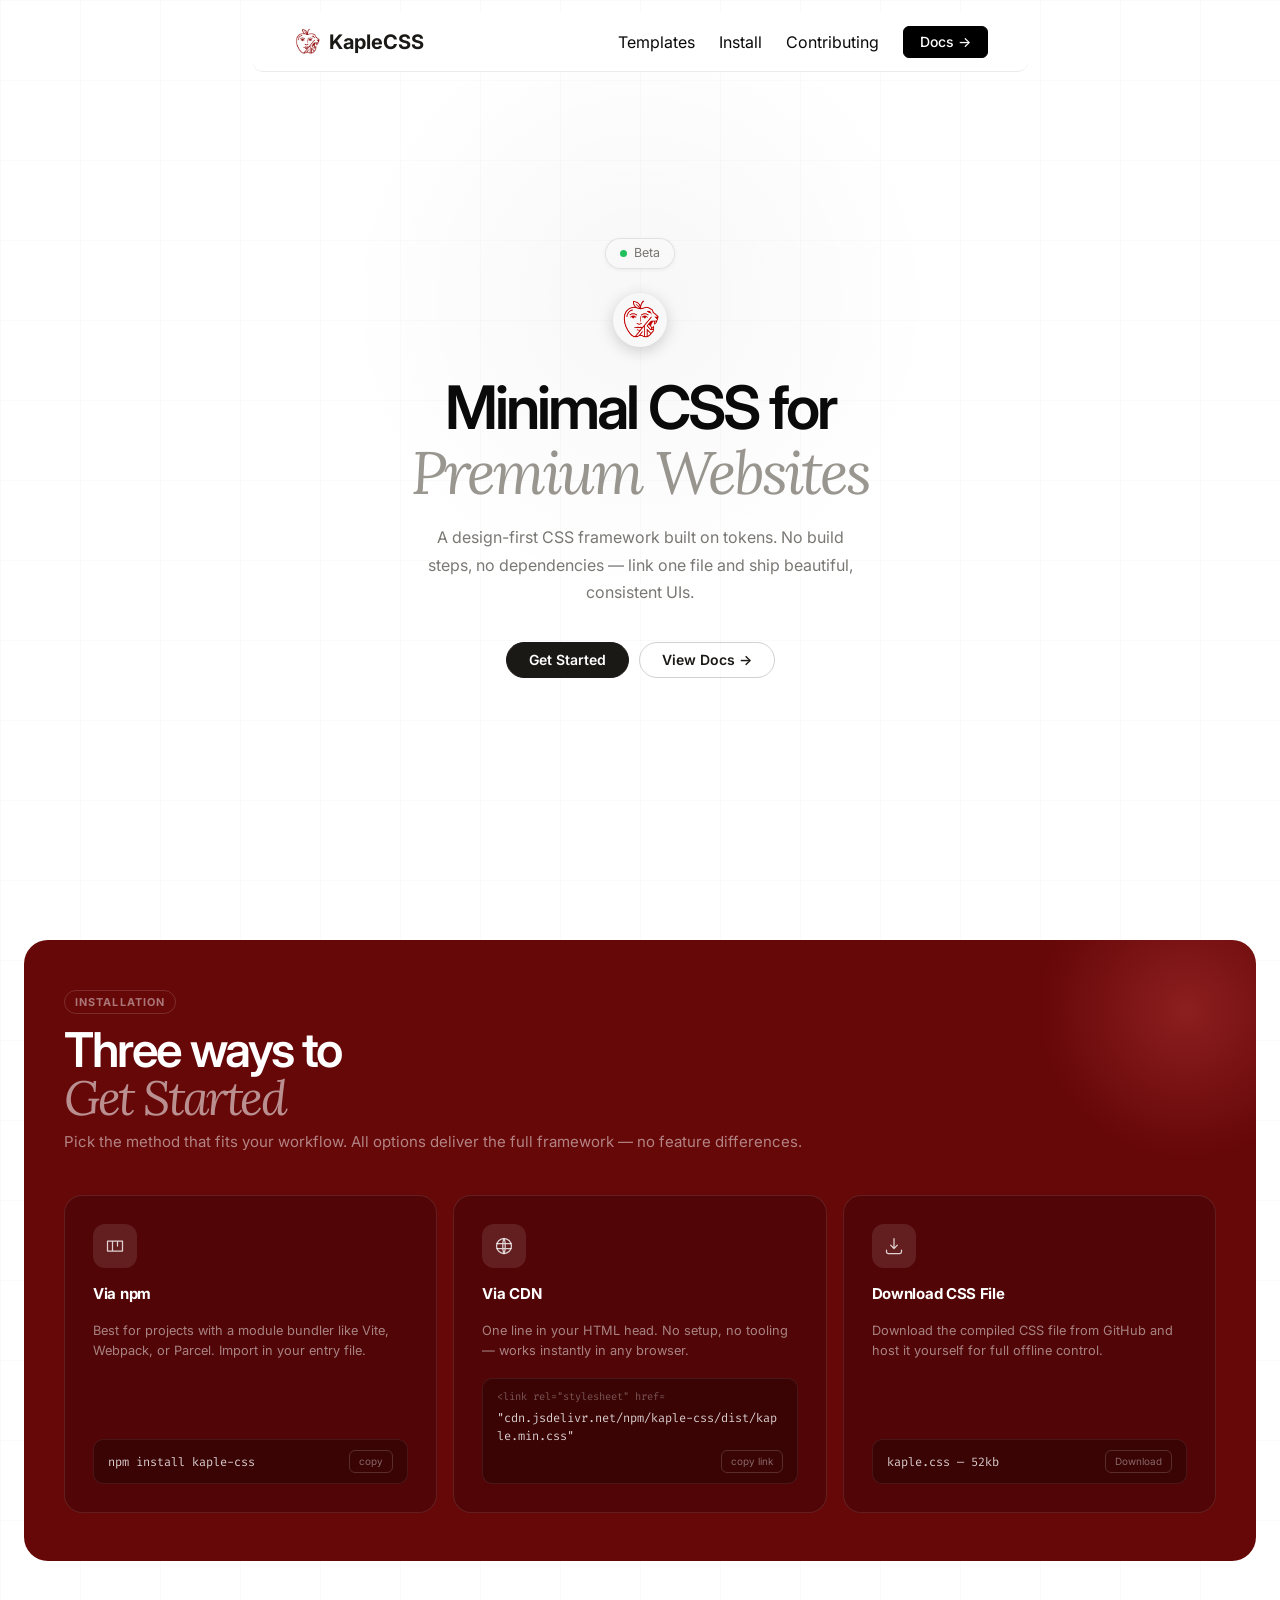
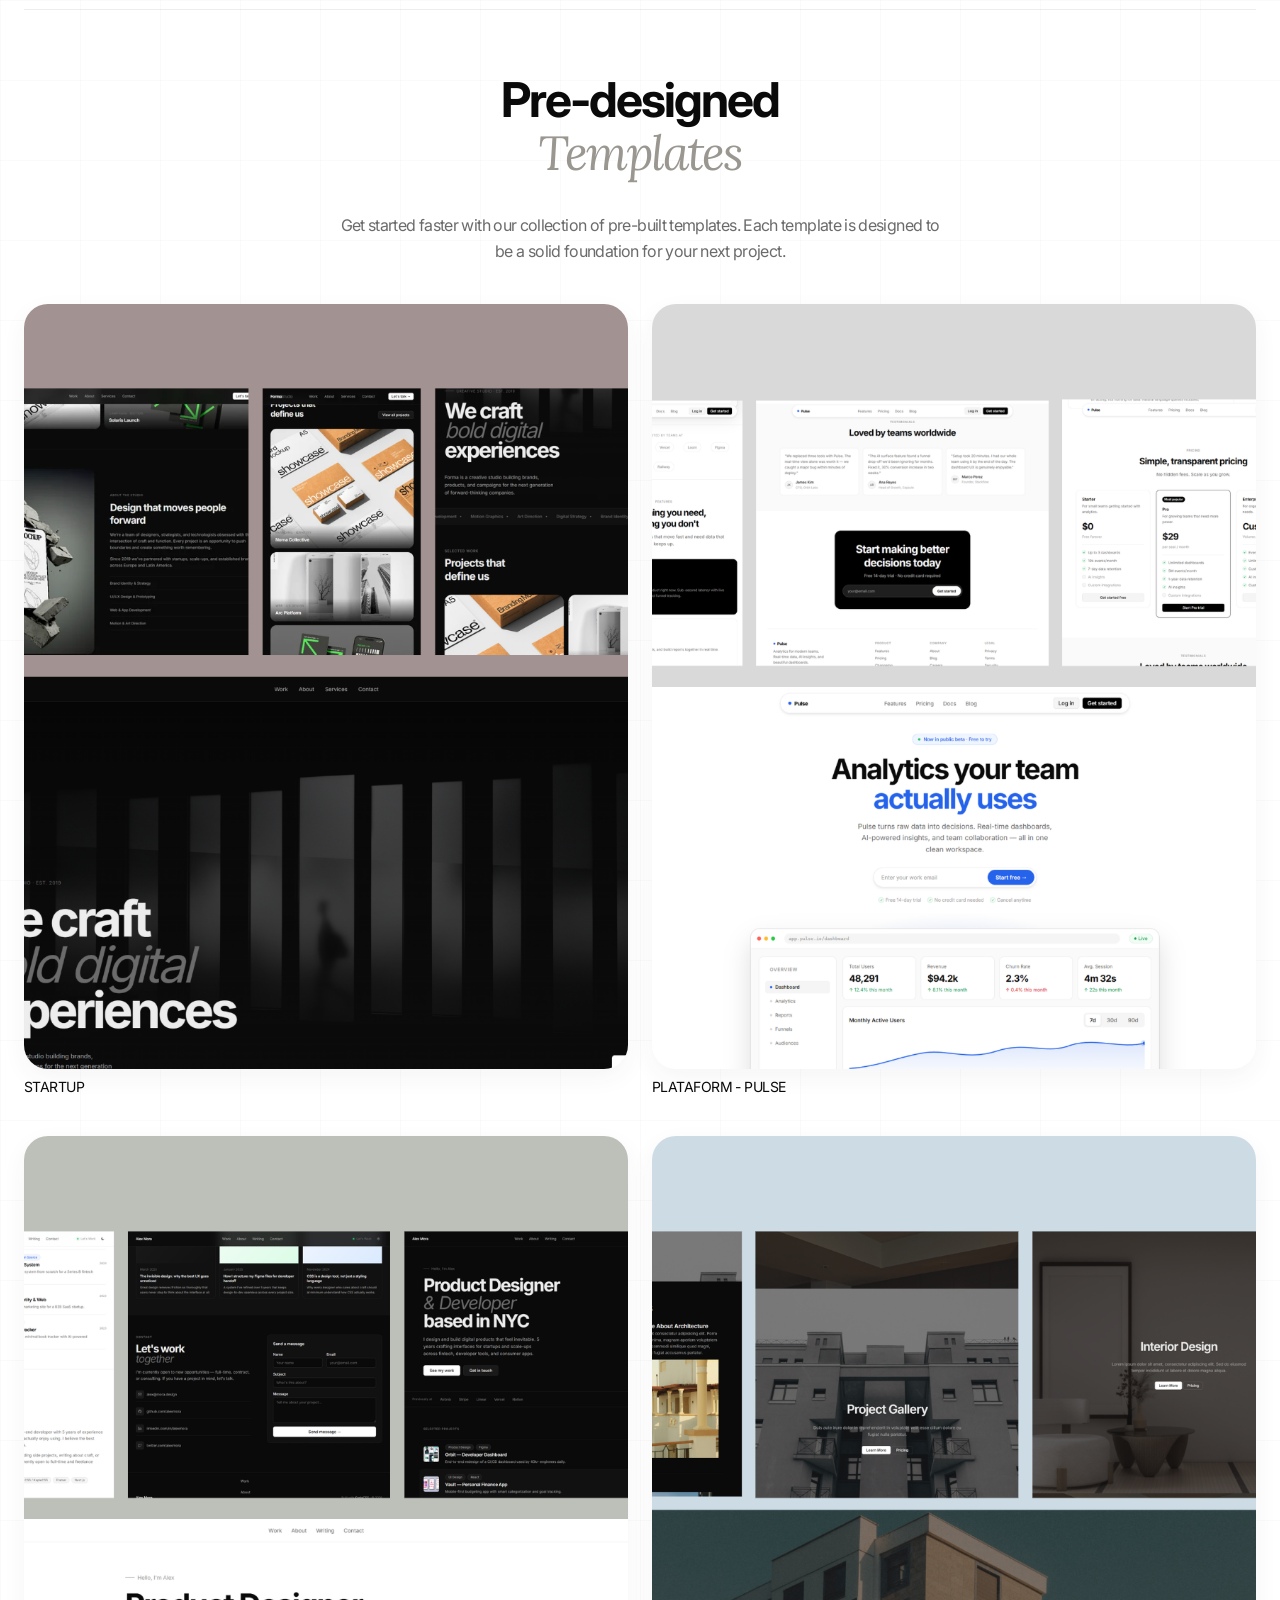
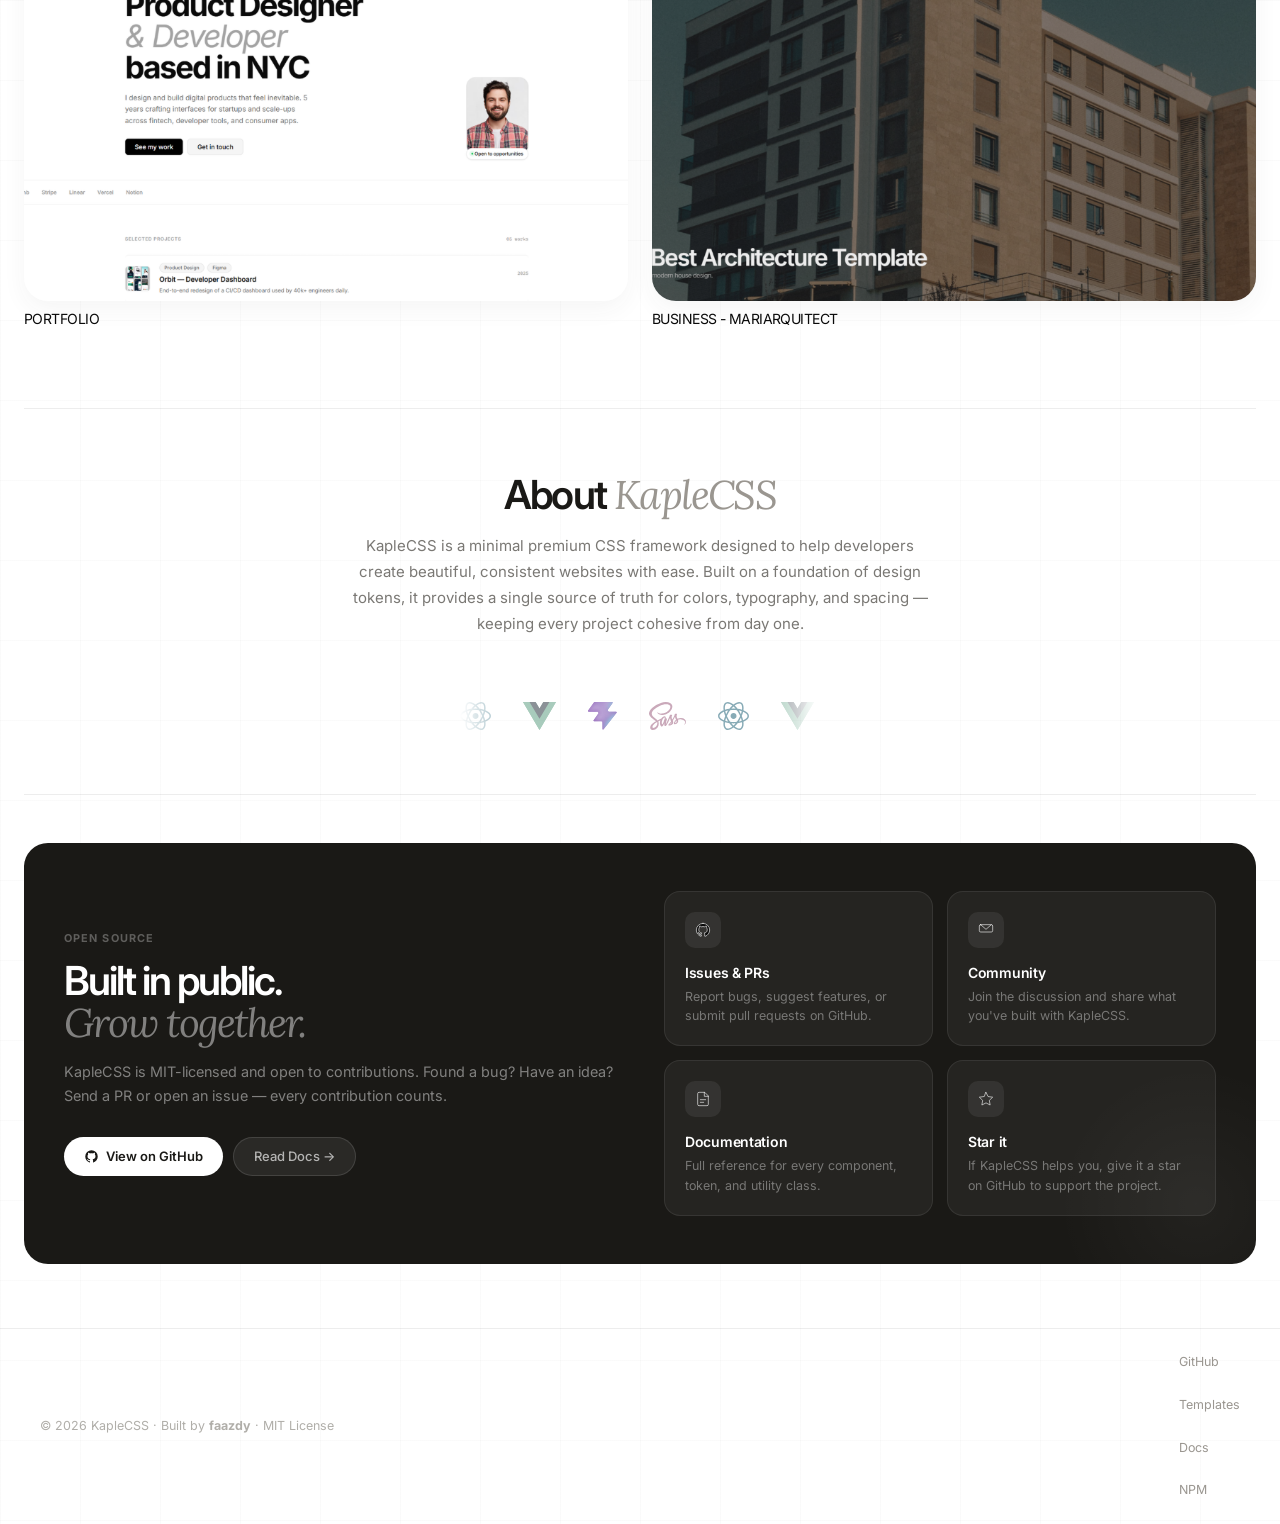
<file: index.html>
<!DOCTYPE html>
<html lang="en" data-theme="light">

<head>
  <meta charset="UTF-8">
  <meta name="viewport" content="width=device-width, initial-scale=1.0">
  <meta name="description" content="KapleCSS is a minimal premium CSS framework built on design tokens. No build step, no dependencies — just beautiful, consistent websites with a single stylesheet.">
  <meta name="keywords" content="KapleCSS, CSS framework, minimal CSS, design tokens, website templates, frontend UI">
  <meta name="author" content="KapleCSS - Leonardo Rengifo (faazdy)">
  <meta property="og:title" content="KapleCSS — Minimal Premium CSS Framework">
  <meta property="og:description" content="A lightweight CSS framework for premium websites, featuring a single stylesheet, design tokens, and starter templates.">
  <meta property="og:type" content="website">
  <meta property="og:site_name" content="KapleCSS">
  <meta property="og:image" content="./landing/assets/imgs/kaple-logo.png">
  <meta name="twitter:card" content="summary_large_image">
  <meta name="twitter:title" content="KapleCSS — Minimal Premium CSS Framework">
  <meta name="twitter:description" content="A lightweight CSS framework for premium websites, featuring a single stylesheet, design tokens, and starter templates.">
  <meta name="twitter:image" content="./landing/assets/imgs/kaple-logo.png">
  <meta name="theme-color" content="#111827">
  <title>KapleCSS — Minimal Premium CSS Framework</title>
  <link rel="preconnect" href="https://fonts.googleapis.com">
  <link
    href="https://fonts.googleapis.com/css2?family=Inter:wght@300;400;500;600&family=Lora:ital,wght@0,400;0,600;1,400;1,600&family=Fira+Code:wght@400;500&display=swap"
    rel="stylesheet">
  <link rel="stylesheet" href="./styles/kaple.css">
  <link rel="stylesheet" href="./landing/assets/styles/style.css">
  <link rel="icon" type="image/x-icon" href="./landing/assets/imgs/kaple-logo.png">
</head>

<body>

  <!-- ── NAV ── -->
  <header>
    <nav class="mt-3">
      <div class="logo">
        <a href="#" class="logo">
          <img src="./landing/assets/imgs/kaple-logo.png" alt="KapleCSS Logo">
          <span>KapleCSS</span>
        </a>
      </div>
      <div class="nav-tags">
        <a href="#templates">Templates</a>
        <a href="#install">Install</a>
        <a href="#contributing">Contributing</a>
        <a href="./docs/index.html" class="btn btn-primary">Docs →</a>
      </div>
      <button class="burger">MENU</button>
    </nav>
    <aside class="mobile-menu">
      <div class="menu-container">
        <div class="mobile-menu-header">
          <a href="#" class="logo">
            <img src="./landing/assets/imgs/kaple-logo.png" alt="KapleCSS Logo">
            <span>KapleCSS</span>
          </a>
          <button class="btn btn-secondary burger">X</button>
        </div>
        <hr>
        <ul class="mobile-menu-tags">
          <li><a href="#templates">Templates</a></li>
          <li><a href="#install">Install</a></li>
          <li><a href="#contributing">Contributing</a></li>
          <li><a href="./docs/index.html" class="btn btn-primary btn-lg">Docs →</a></li>
        </ul>
        <div class="mobile-menu-footer">
          <a href="https://github.com/kaple-css/kaple-css" target="_blank" class="btn btn-primary">GitHub</a>
        </div>
      </div>
    </aside>
  </header>

  <main>

    <!-- ── HERO ── -->
    <section class="hero">
      <div class="status-pill">
        <span class="status-dot"></span>
        Beta
      </div>

      <div class="hero-icon">
        <img src="./landing/assets/imgs/kaple-logo.png" alt="KapleCSS Logo">
      </div>

      <h1 class="display-1">
        Minimal CSS for<br>
        <em>Premium Websites</em>
      </h1>

      <p>
        A design-first CSS framework built on tokens. No build steps,
        no dependencies — link one file and ship beautiful, consistent UIs.
      </p>

      <div class="hero-actions">
        <a href="#install" class="btn btn-primary">Get Started</a>
        <a href="./docs/index.html" class="btn btn-secondary">View Docs →</a>
      </div>
    </section>

    <!-- ── INSTALL ── -->
    <section class="install mt-6" id="install">
      <div class="install-header">
        <div class="install-eyebrow">Installation</div>
        <h2 class="display-2">Three ways to<br><em>Get Started</em></h2>
        <p>Pick the method that fits your workflow. All options deliver the full framework — no feature differences.</p>
      </div>

      <div class="cards-container">

        <!-- npm -->
        <div class="card">
          <div class="img">
            <svg viewBox="0 0 24 24">
              <path d="M3 6h18v12H3zM9 6v12M15 6v6" />
            </svg>
          </div>
          <h3>Via npm</h3>
          <p>Best for projects with a module bundler like Vite, Webpack, or Parcel. Import in your entry file.</p>
          <div class="snippet">
            <span class="snippet-text">npm install kaple-css</span>
            <button class="copy-btn" onclick="copySnippet('npm install kaple-css', this)">copy</button>
          </div>
        </div>

        <!-- CDN -->
        <div class="card">
          <div class="img">
            <svg viewBox="0 0 24 24">
              <circle cx="12" cy="12" r="9" />
              <path d="M3.6 9h16.8M3.6 15h16.8M12 3c-2 4-2 14 0 18M12 3c2 4 2 14 0 18" />
            </svg>
          </div>
          <h3>Via CDN</h3>
          <p>One line in your HTML head. No setup, no tooling — works instantly in any browser.</p>
          <div class="snippet" style="flex-direction:column;align-items:flex-start;gap:5px">
            <span style="opacity:.4;font-size:.65rem">&lt;link rel="stylesheet" href=</span>
            <span class="snippet-text">"cdn.jsdelivr.net/npm/kaple-css/dist/kaple.min.css"</span>
            <button class="copy-btn"
              onclick="copySnippet('https://cdn.jsdelivr.net/npm/kaple-css/dist/kaple.min.css', this)"
              style="align-self:flex-end">copy link</button>
          </div>
        </div>

        <!-- Download -->
        <div class="card">
          <div class="img">
            <svg viewBox="0 0 24 24">
              <path d="M12 3v12m0 0-4-4m4 4 4-4M3 17v2a2 2 0 0 0 2 2h14a2 2 0 0 0 2-2v-2" />
            </svg>
          </div>
          <h3>Download CSS File</h3>
          <p>Download the compiled CSS file from GitHub and host it yourself for full offline control.</p>
          <div class="snippet">
            <span class="snippet-text">kaple.css — 52kb</span>
            <a href="./styles/kaple.css" target="_blank" class="copy-btn" download="kaple.css">Download</a>
          </div>
        </div>

      </div>
    </section>

    <hr class="my-6">

    <section class="templates" id="templates">
      <h2 class="display-2 mb-8">
        Pre-designed <br> <em class="text-secondary">Templates</em>
      </h2>
      <p class="tracking-tight text-secondary">
        Get started faster with our collection of pre-built templates. Each template is designed to be a solid foundation for your next project.
      </p>
      <div class="cards-container">
        <a href="./templates/agency/index.html" target="_blank">
          <img src="./templates/agency/imgs/prev.png" alt="template preview" class="template-card">
          <strong class="tracking-tight uppercase">Startup</strong>
        </a>
        <a href="./templates/pulse/index.html" target="_blank">
          <img src="./templates/pulse/imgs/prev.png" alt="template preview" class="template-card">
          <strong class="tracking-tight uppercase">Plataform - Pulse</strong>
        </a>
        <a href="./templates/portfolio/index.html" target="_blank">
          <img src="./templates/portfolio/imgs/prev.png" alt="template preview" class="template-card">
          <strong class="tracking-tight uppercase">Portfolio</strong>
        </a>
        <a href="./templates/mariarquitect/index.html" target="_blank">
          <img src="./templates/mariarquitect/imgs/prev.png" alt="template preview" class="template-card">
          <strong class="tracking-tight uppercase">Business - Mariarquitect</strong>
        </a>
      </div>
    </section>

    <hr class="my-6">

    <!-- ── ABOUT ── -->
    <section class="about">
      <h2 class="display-2">About <em>KapleCSS</em></h2>
      <p>
        KapleCSS is a minimal premium CSS framework designed to help developers
        create beautiful, consistent websites with ease. Built on a foundation of
        design tokens, it provides a single source of truth for colors, typography,
        and spacing — keeping every project cohesive from day one.
      </p>
    </section>

    <!-- ── LOGOS MARQUEE ── -->

    <section class="logos-marquee">
      <div class="marquee-track">
        <div class="marquee-item">
          <img src="./landing/assets/imgs/icons/react.svg" alt="React">
        </div>
        <div class="marquee-item">
          <img src="./landing/assets/imgs/icons/vue.svg" alt="Vue">
        </div>
        <div class="marquee-item">
          <img src="./landing/assets/imgs/icons/vite.svg" alt="Vite">
        </div>
        <div class="marquee-item">
          <img src="./landing/assets/imgs/icons/sass.svg" alt="Sass">
        </div>
        <div class="marquee-item">
          <img src="./landing/assets/imgs/icons/react.svg" alt="React">
        </div>
        <div class="marquee-item">
          <img src="./landing/assets/imgs/icons/vue.svg" alt="Vue">
        </div>
        <div class="marquee-item">
          <img src="./landing/assets/imgs/icons/vite.svg" alt="Vite">
        </div>
        <div class="marquee-item">
          <img src="./landing/assets/imgs/icons/sass.svg" alt="Sass">
      </div>
    </section>

    <hr class="my-6">

    <!-- ── CONTRIBUTING ── -->
    <section class="contributing" id="contributing">

      <div class="contrib-left">
        <p class="contrib-eyebrow">Open Source</p>
        <h2 class="contrib-title">Built in public.<br><em>Grow together.</em></h2>
        <p class="contrib-desc">
          KapleCSS is MIT-licensed and open to contributions. Found a bug?
          Have an idea? Send a PR or open an issue — every contribution counts.
        </p>
        <div class="contrib-actions">
          <a href="https://github.com/faazdy/kaple-css" target="_blank" class="btn-white">
            <svg width="15" height="15" viewBox="0 0 24 24" fill="currentColor">
              <path
                d="M12 2A10 10 0 0 0 2 12c0 4.42 2.87 8.17 6.84 9.5.5.08.66-.23.66-.5v-1.69c-2.77.6-3.36-1.34-3.36-1.34-.46-1.16-1.11-1.47-1.11-1.47-.91-.62.07-.6.07-.6 1 .07 1.53 1.03 1.53 1.03.87 1.52 2.34 1.07 2.91.83.09-.65.35-1.09.63-1.34-2.22-.25-4.55-1.11-4.55-4.92 0-1.11.38-2 1.03-2.71-.1-.25-.45-1.29.1-2.64 0 0 .84-.27 2.75 1.02.79-.22 1.65-.33 2.5-.33.85 0 1.71.11 2.5.33 1.91-1.29 2.75-1.02 2.75-1.02.55 1.35.2 2.39.1 2.64.65.71 1.03 1.6 1.03 2.71 0 3.82-2.34 4.66-4.57 4.91.36.31.69.92.69 1.85V21c0 .27.16.59.67.5C19.14 20.16 22 16.42 22 12A10 10 0 0 0 12 2z" />
            </svg>
            View on GitHub
          </a>
          <a href="./docs/index.html" class="btn-ghost-white">Read Docs →</a>
        </div>
      </div>

      <div class="contrib-cards">
        <div class="contrib-card">
          <div class="contrib-card-icon">
            <svg viewBox="0 0 24 24">
              <path
                d="M12 2A10 10 0 0 0 2 12c0 4.42 2.87 8.17 6.84 9.5.5.08.66-.23.66-.5v-1.69c-2.77.6-3.36-1.34-3.36-1.34-.46-1.16-1.11-1.47-1.11-1.47-.91-.62.07-.6.07-.6 1 .07 1.53 1.03 1.53 1.03.87 1.52 2.34 1.07 2.91.83.09-.65.35-1.09.63-1.34-2.22-.25-4.55-1.11-4.55-4.92 0-1.11.38-2 1.03-2.71-.1-.25-.45-1.29.1-2.64 0 0 .84-.27 2.75 1.02.79-.22 1.65-.33 2.5-.33.85 0 1.71.11 2.5.33 1.91-1.29 2.75-1.02 2.75-1.02.55 1.35.2 2.39.1 2.64.65.71 1.03 1.6 1.03 2.71 0 3.82-2.34 4.66-4.57 4.91.36.31.69.92.69 1.85V21c0 .27.16.59.67.5C19.14 20.16 22 16.42 22 12A10 10 0 0 0 12 2z"
                fill="currentColor" />
            </svg>
          </div>
          <h4>Issues & PRs</h4>
          <p>Report bugs, suggest features, or submit pull requests on GitHub.</p>
        </div>

        <div class="contrib-card">
          <div class="contrib-card-icon">
            <svg viewBox="0 0 24 24">
              <path d="M4 4h16a2 2 0 0 1 2 2v7a2 2 0 0 1-2 2H4a2 2 0 0 1-2-2V6a2 2 0 0 1 2-2zm0 0 8 7 8-7" />
            </svg>
          </div>
          <h4>Community</h4>
          <p>Join the discussion and share what you've built with KapleCSS.</p>
        </div>

        <div class="contrib-card">
          <div class="contrib-card-icon">
            <svg viewBox="0 0 24 24">
              <path d="M14 2H6a2 2 0 0 0-2 2v16a2 2 0 0 0 2 2h12a2 2 0 0 0 2-2V8zM14 2v6h6M8 13h8M8 17h5" />
            </svg>
          </div>
          <h4>Documentation</h4>
          <p>Full reference for every component, token, and utility class.</p>
        </div>

        <div class="contrib-card">
          <div class="contrib-card-icon">
            <svg viewBox="0 0 24 24">
              <polygon points="12,2 15.1,8.3 22,9.3 17,14.1 18.2,21 12,17.8 5.8,21 7,14.1 2,9.3 8.9,8.3" />
            </svg>
          </div>
          <h4>Star it</h4>
          <p>If KapleCSS helps you, give it a star on GitHub to support the project.</p>
        </div>
      </div>

    </section>

  </main>

  <!-- ── FOOTER ── -->
  <footer>
    <p>© 2026 KapleCSS · Built by <strong><a href="https://github.com/faazdy" target="_blank">faazdy</a></strong> · MIT License</p>
    <div class="footer-links">
      <a href="https://github.com/faazdy/kaple-css" target="_blank">GitHub</a>
      <a href="#templates" target="_blank">Templates</a>
      <a href="./docs/index.html">Docs</a>
      <a href="https://www.npmjs.com/package/kaple-css" target="_blank">NPM</a>
    </div>
  </footer>

  <script src="./landing/assets/app.js"></script>
</body>

</html>
</file>
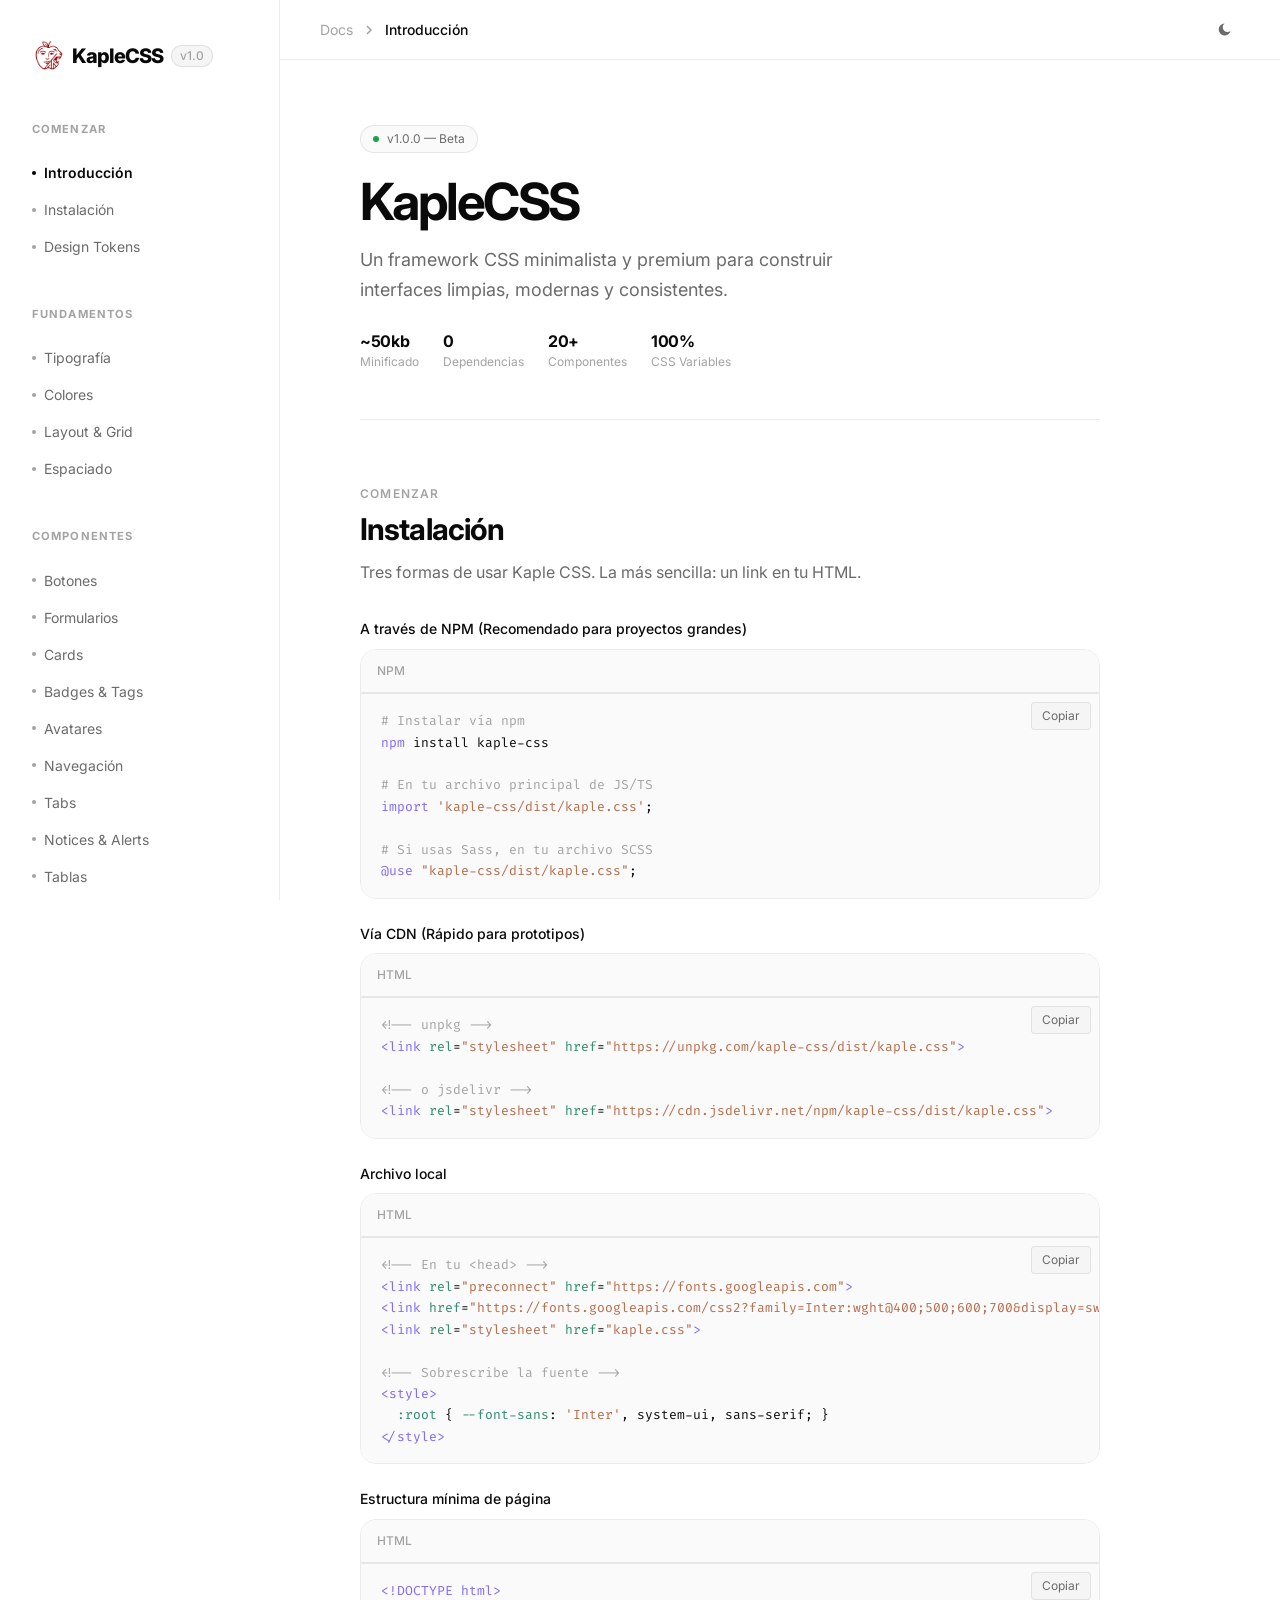
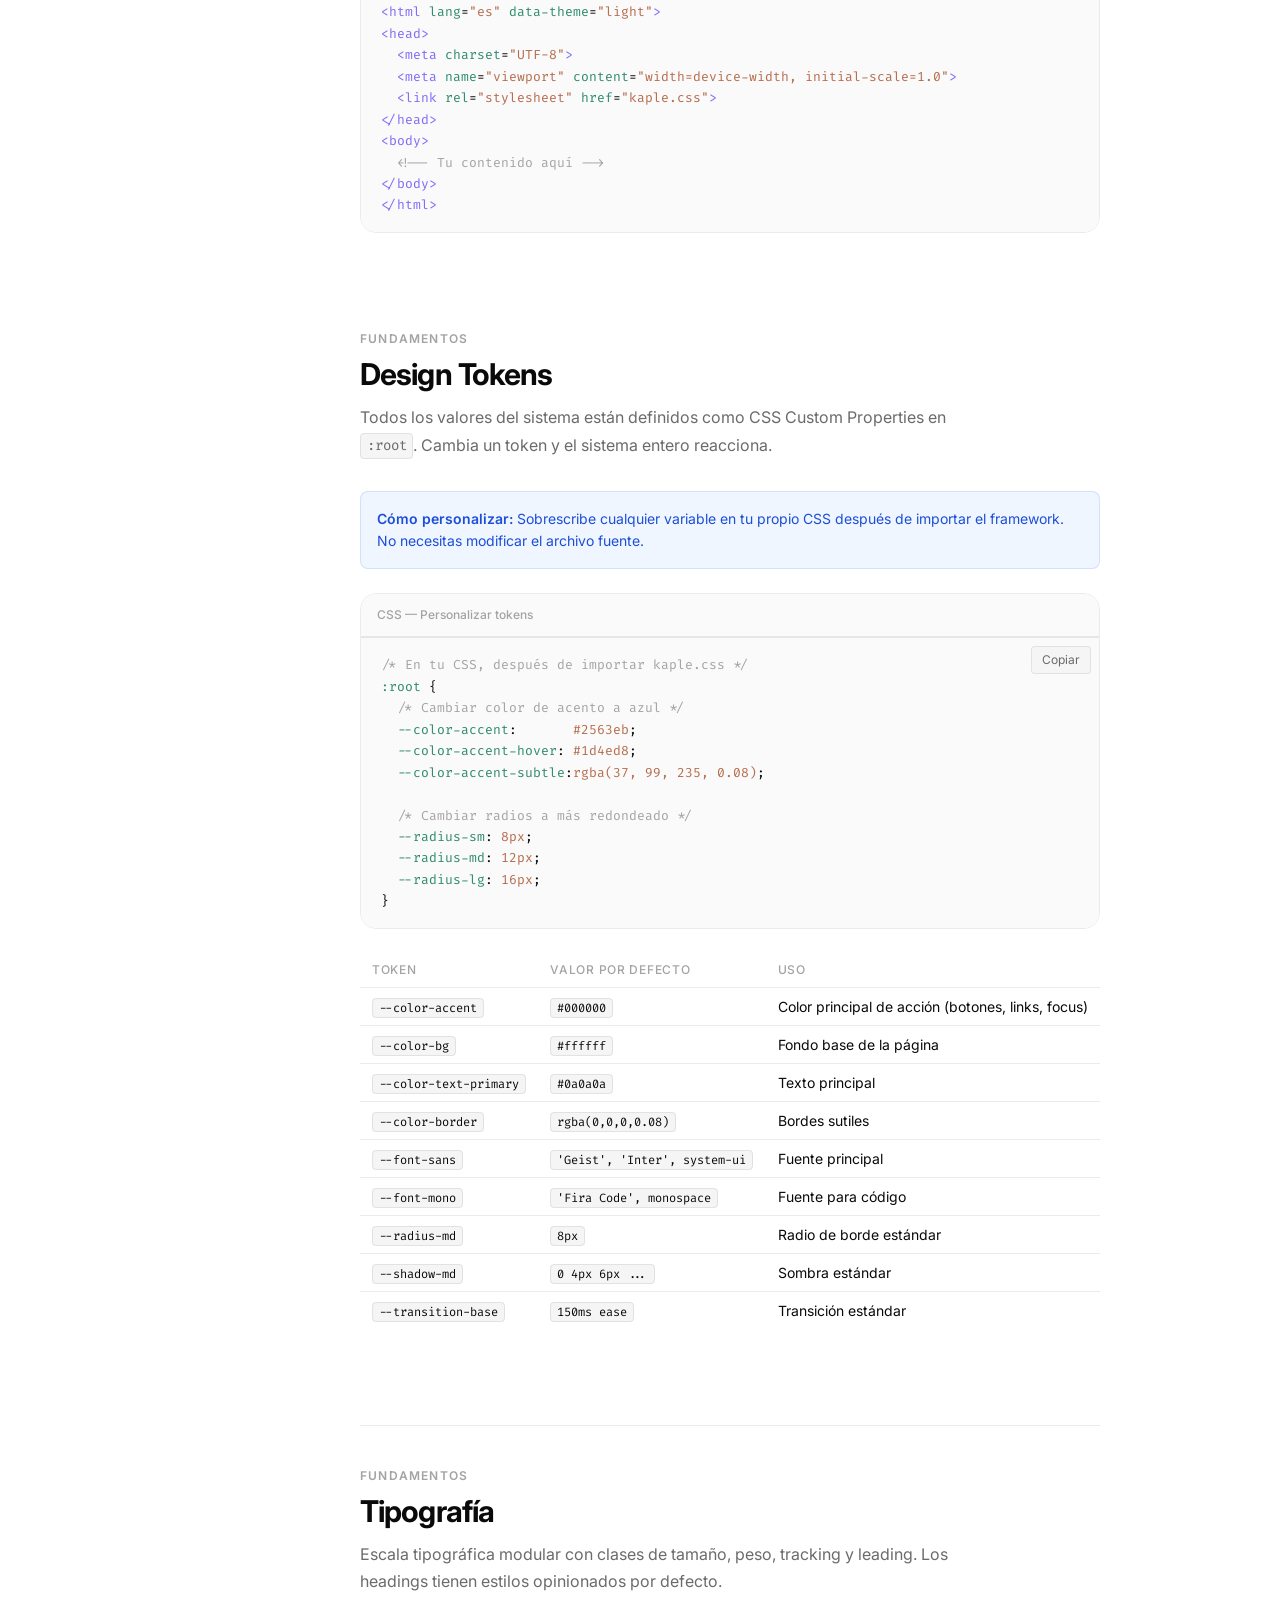
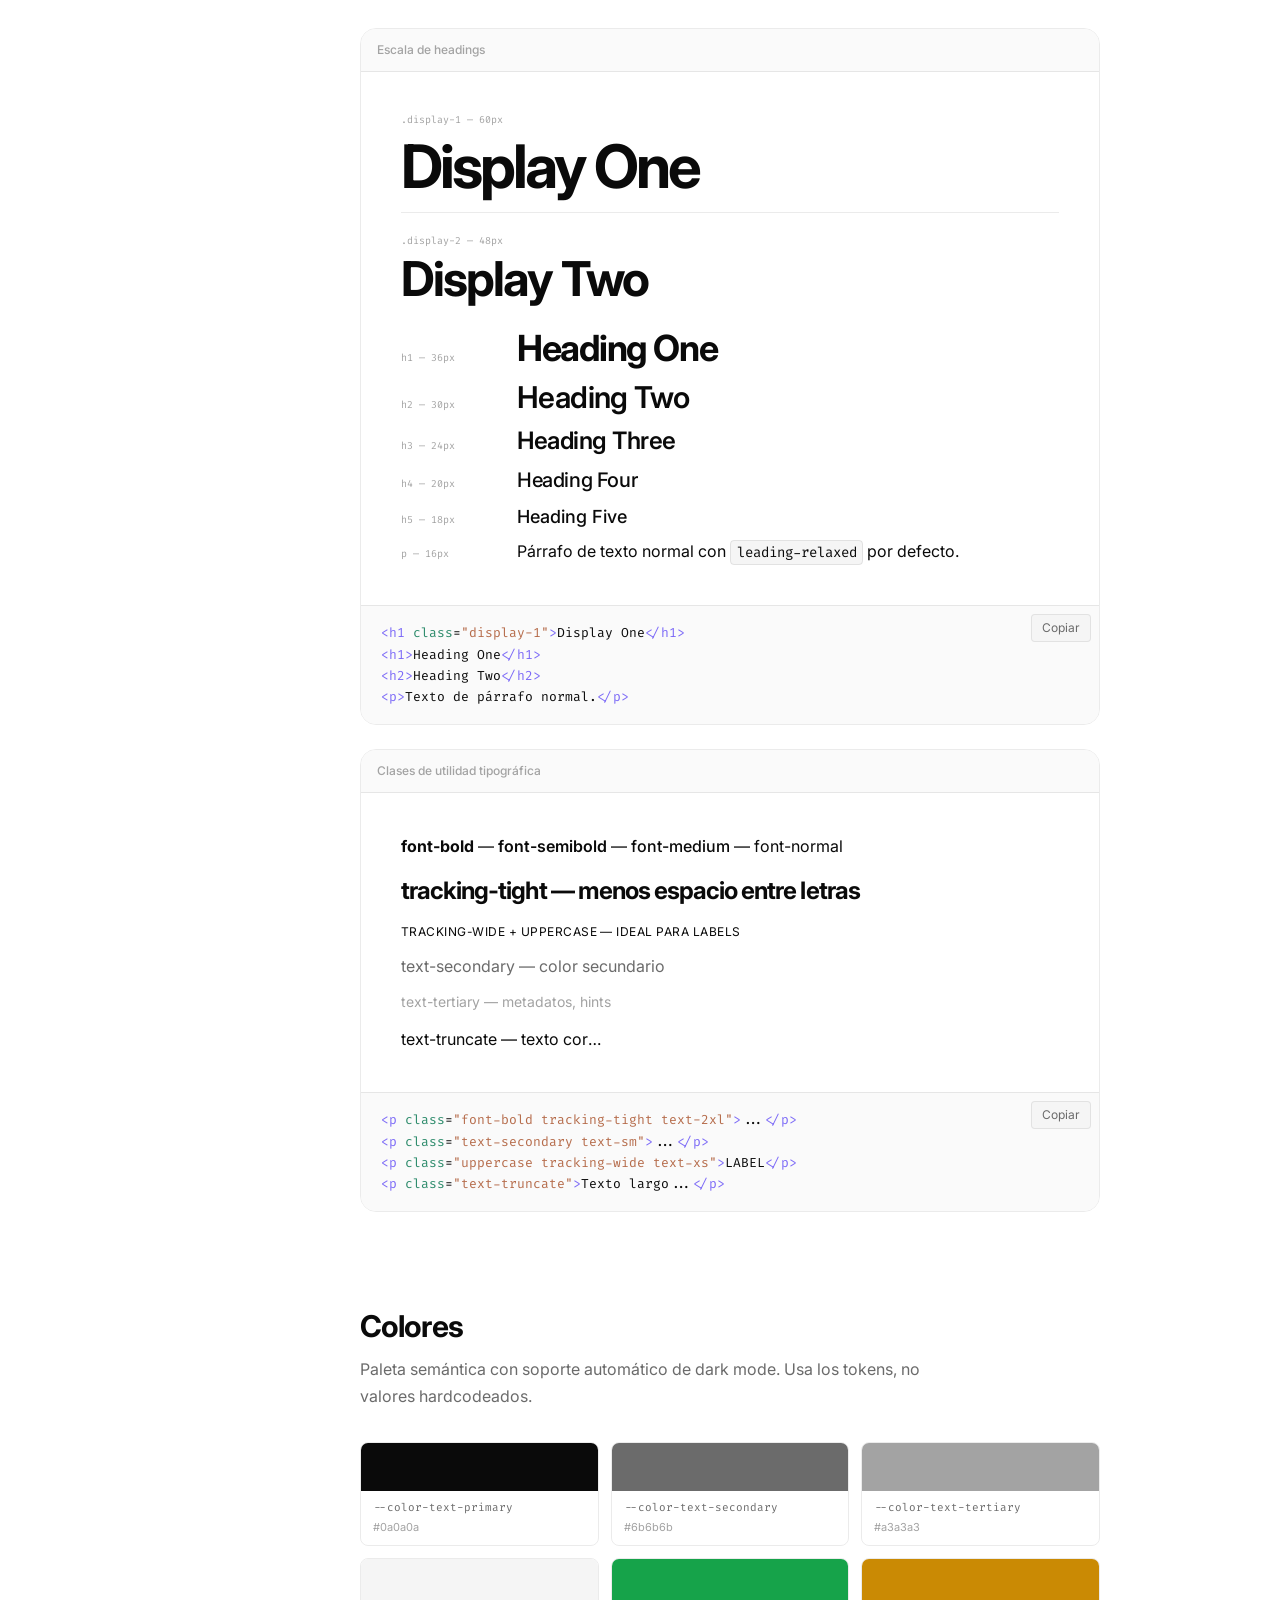
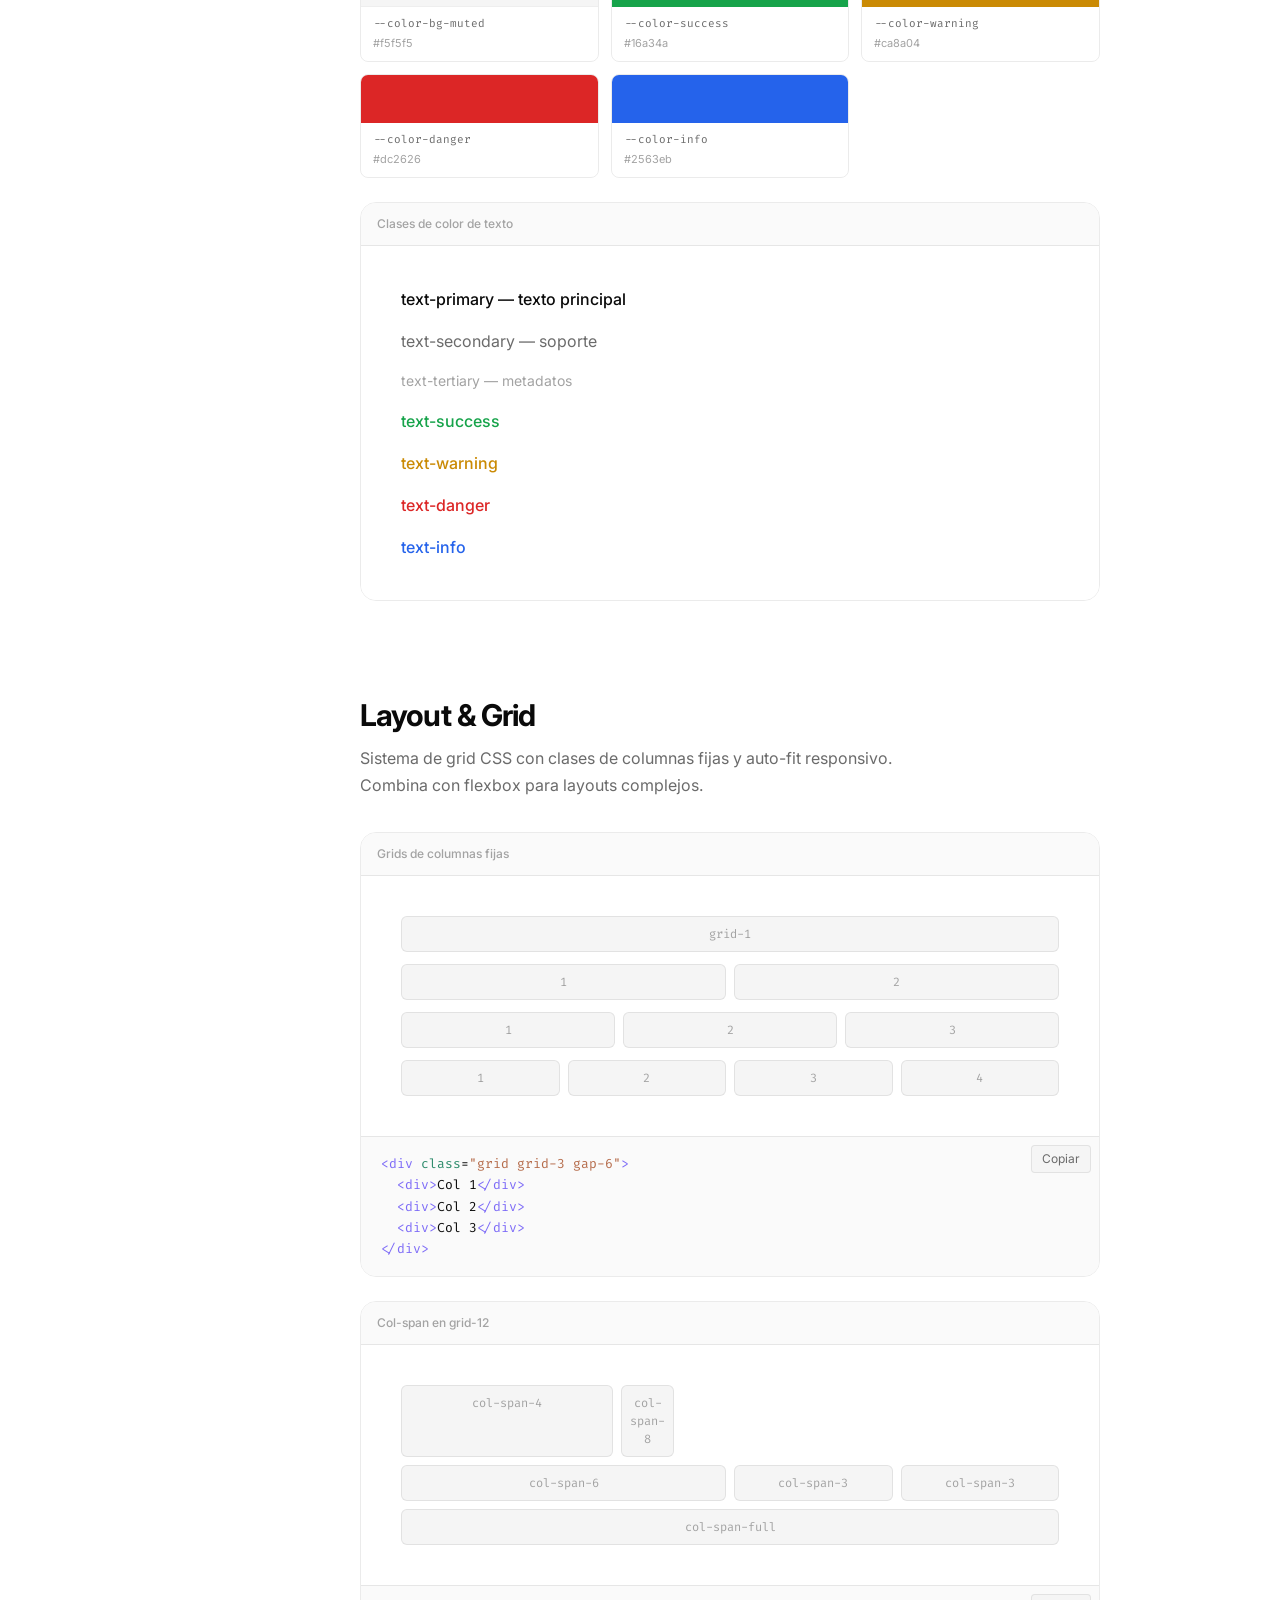
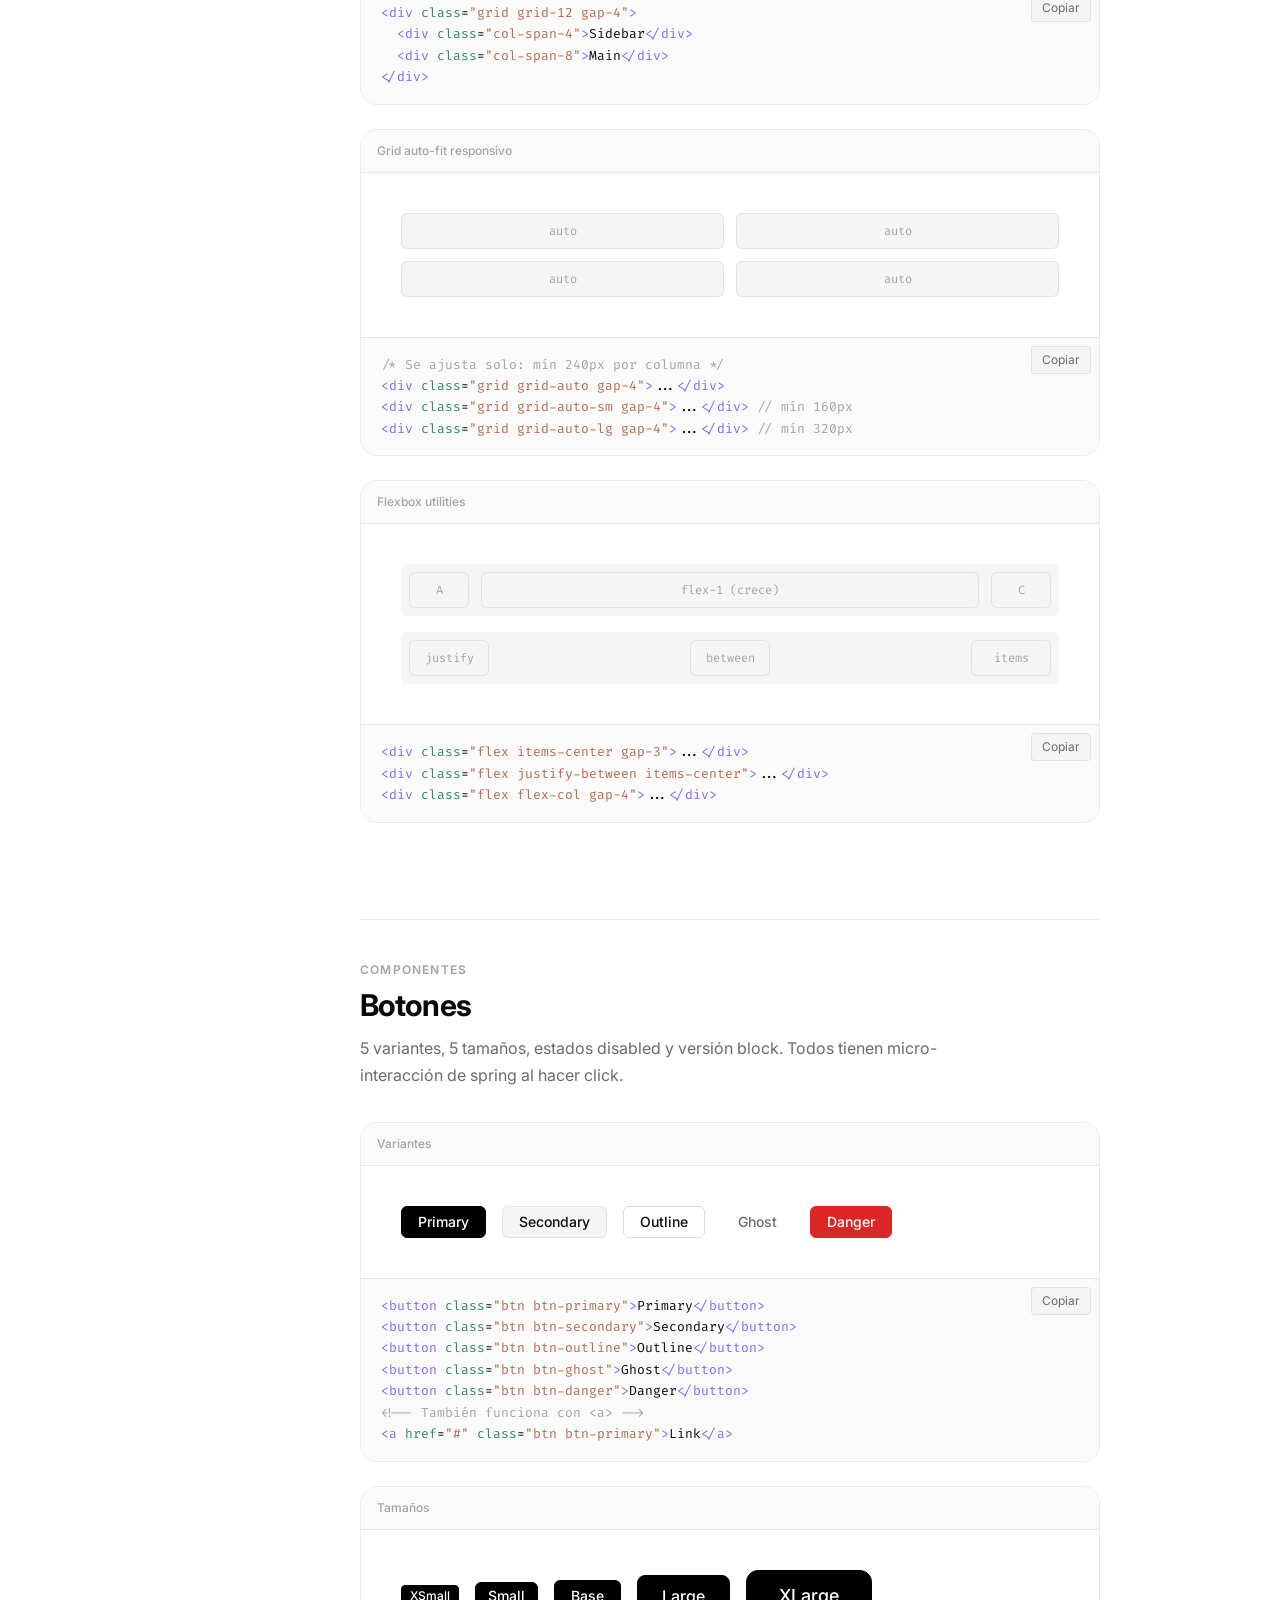
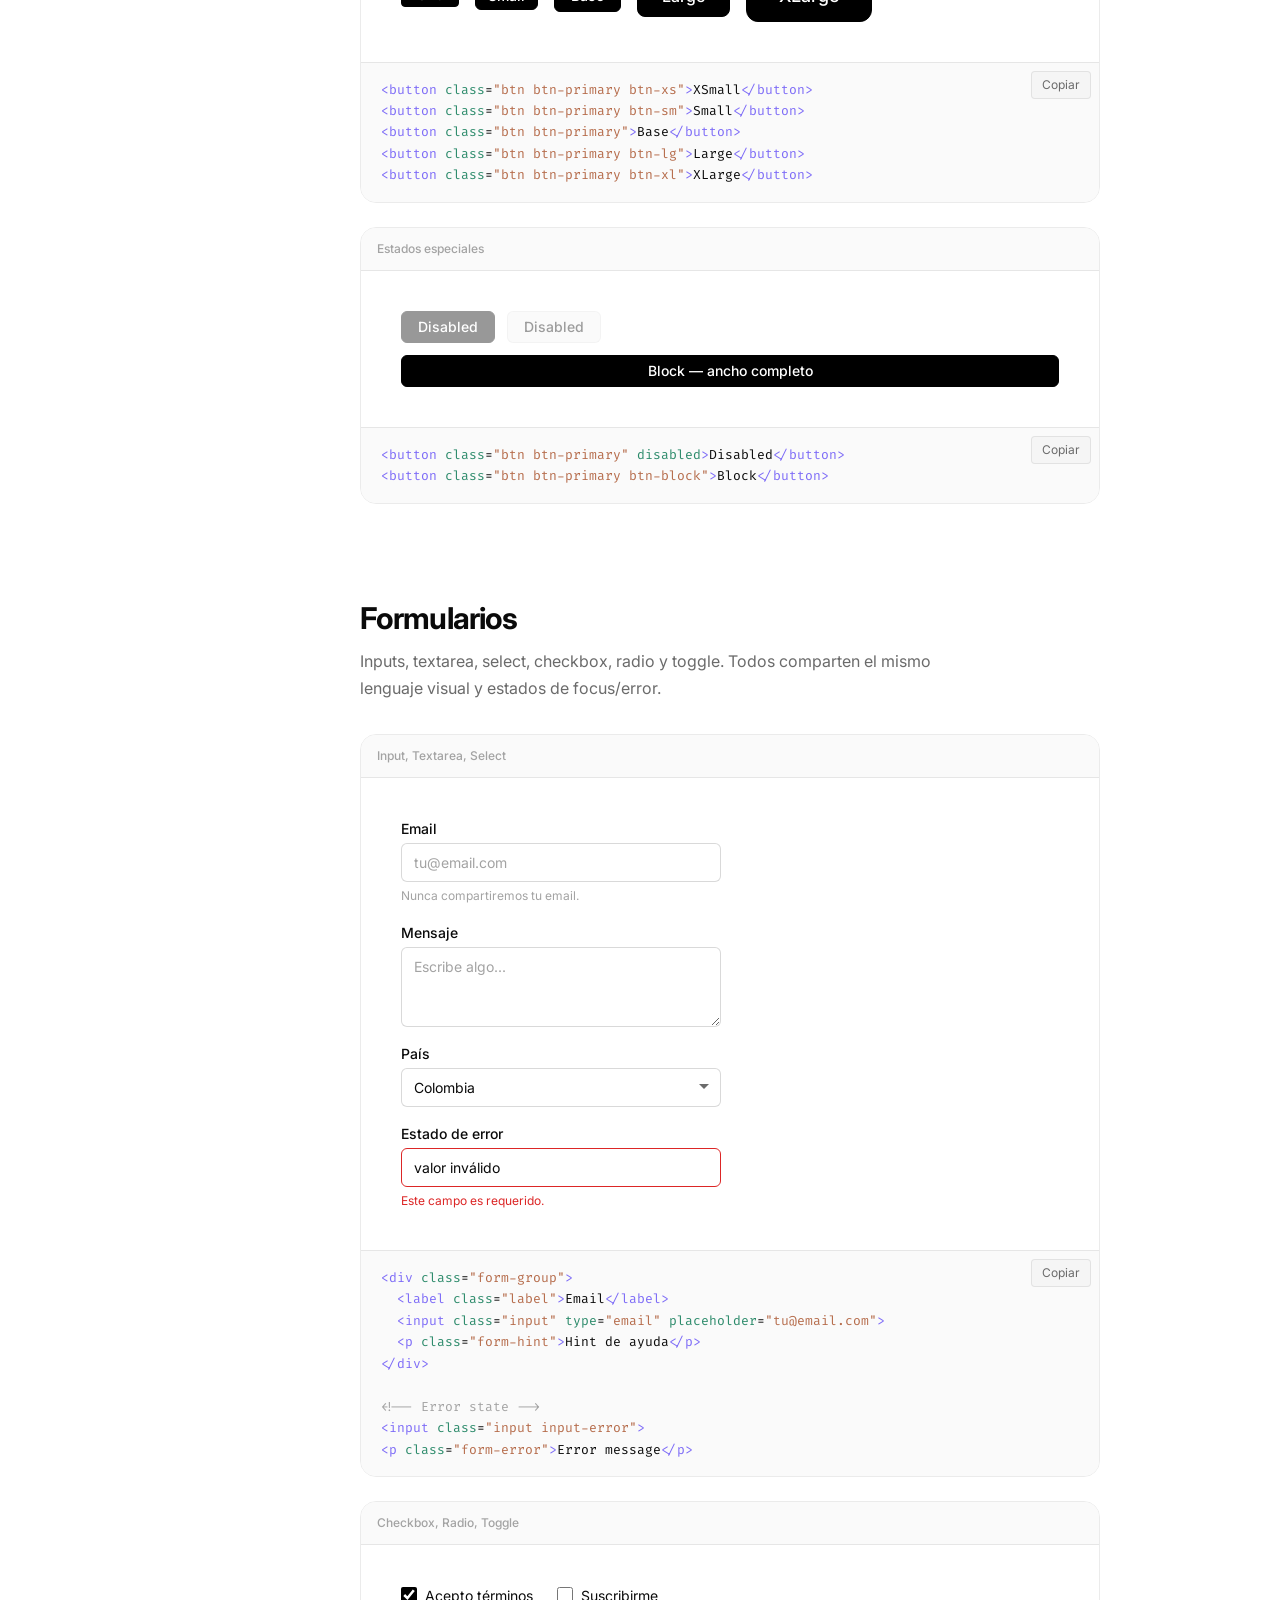
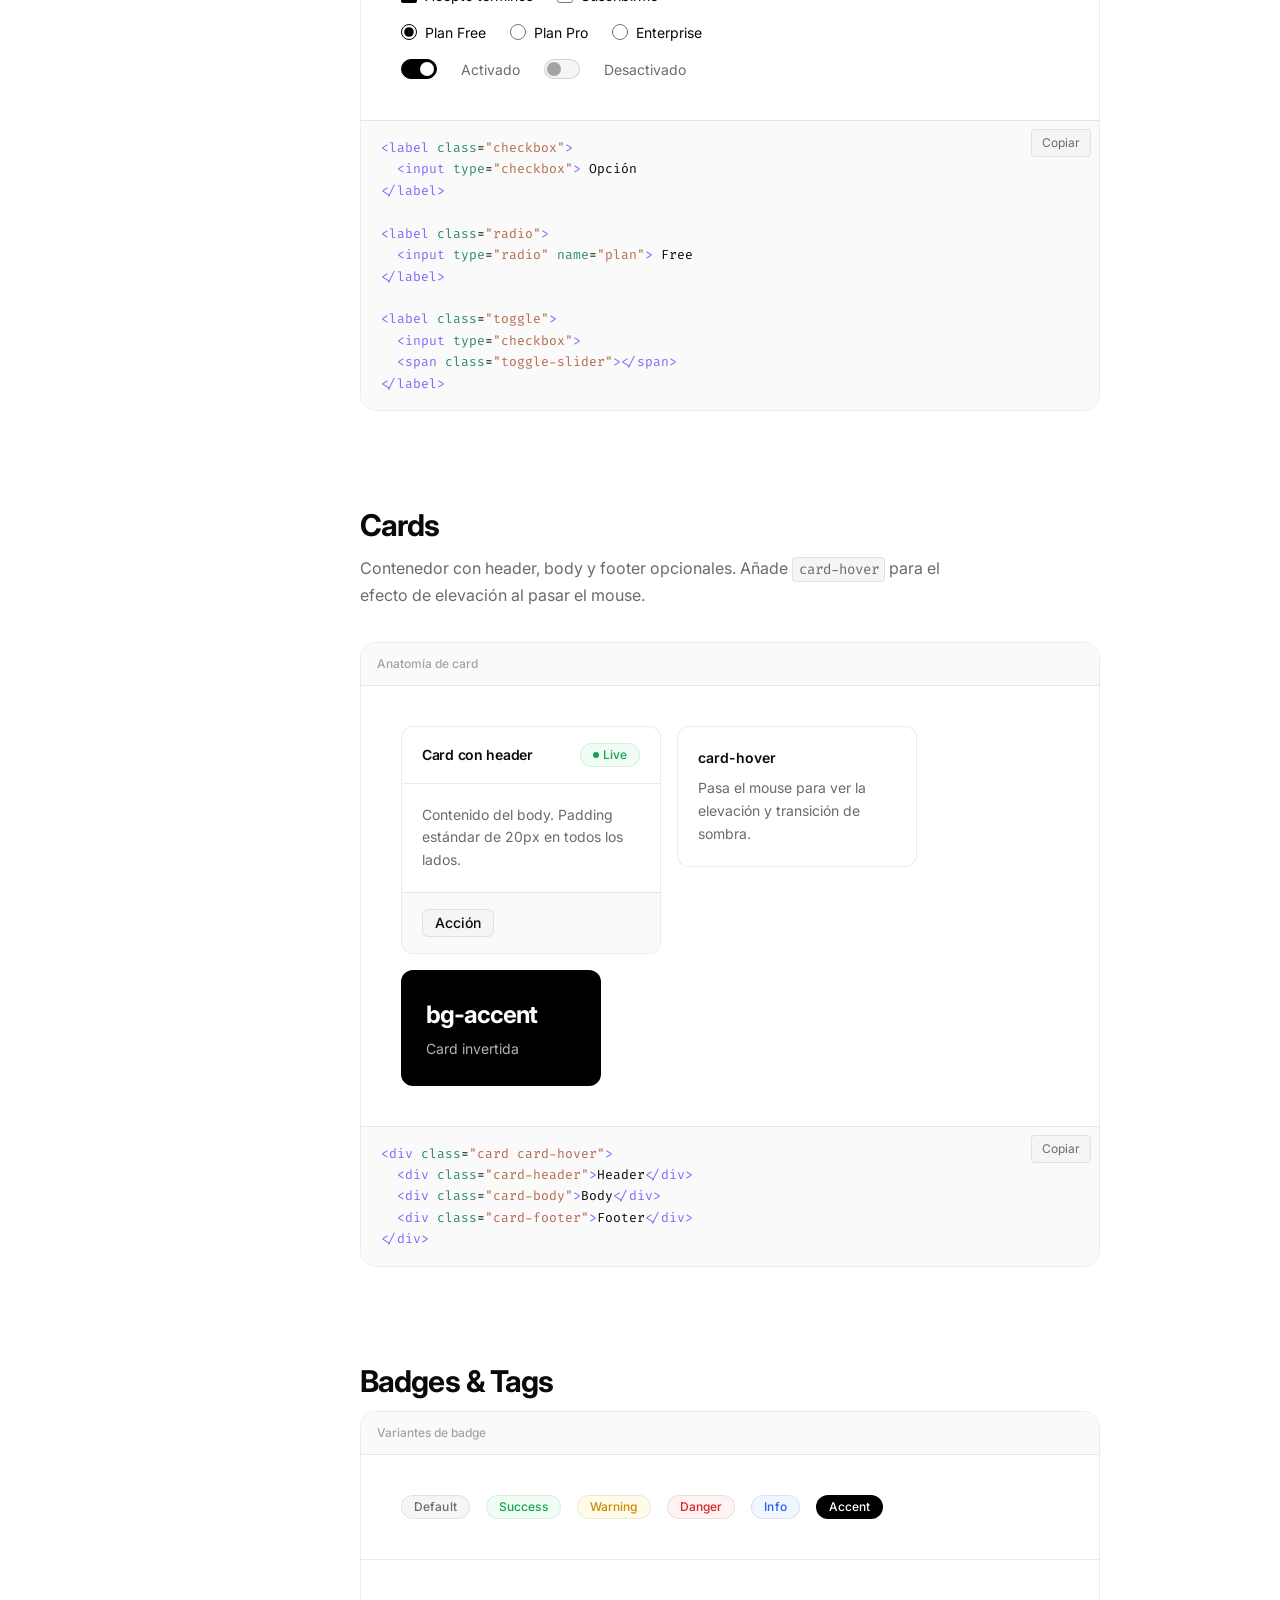
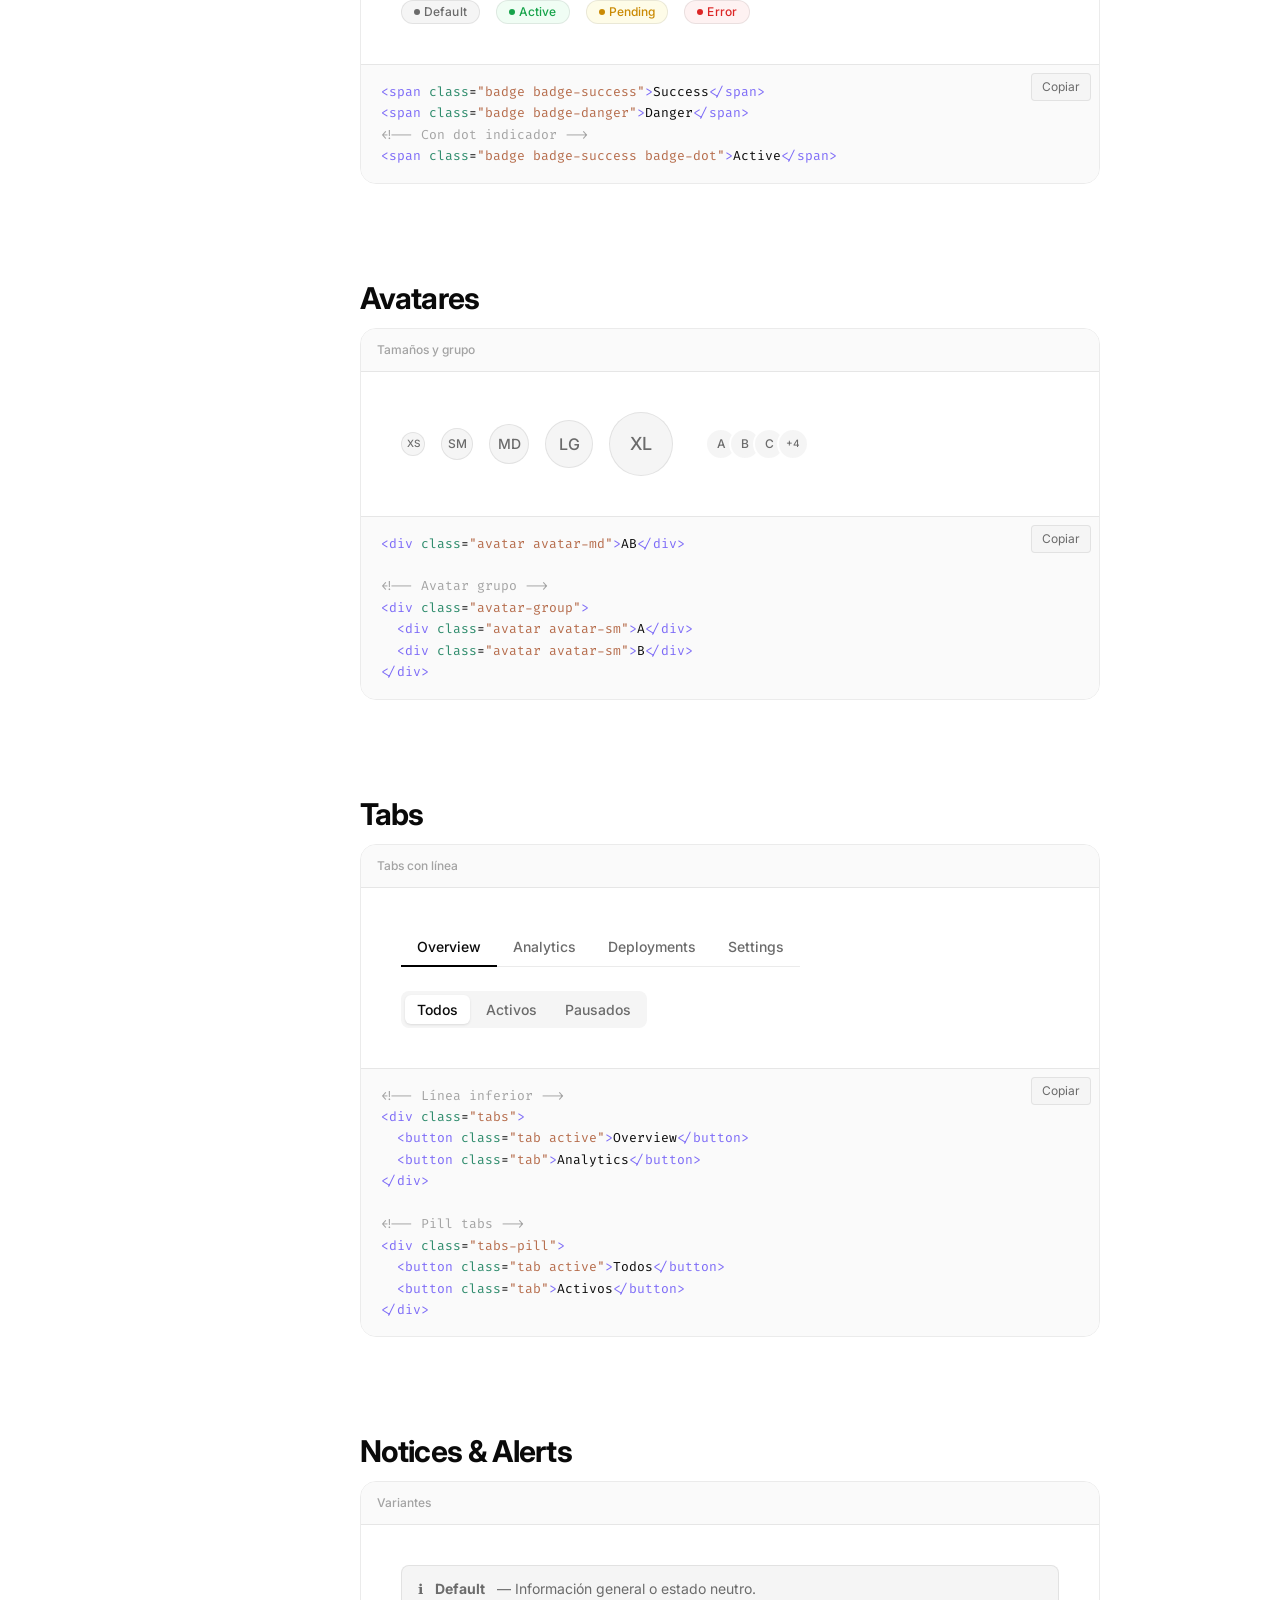
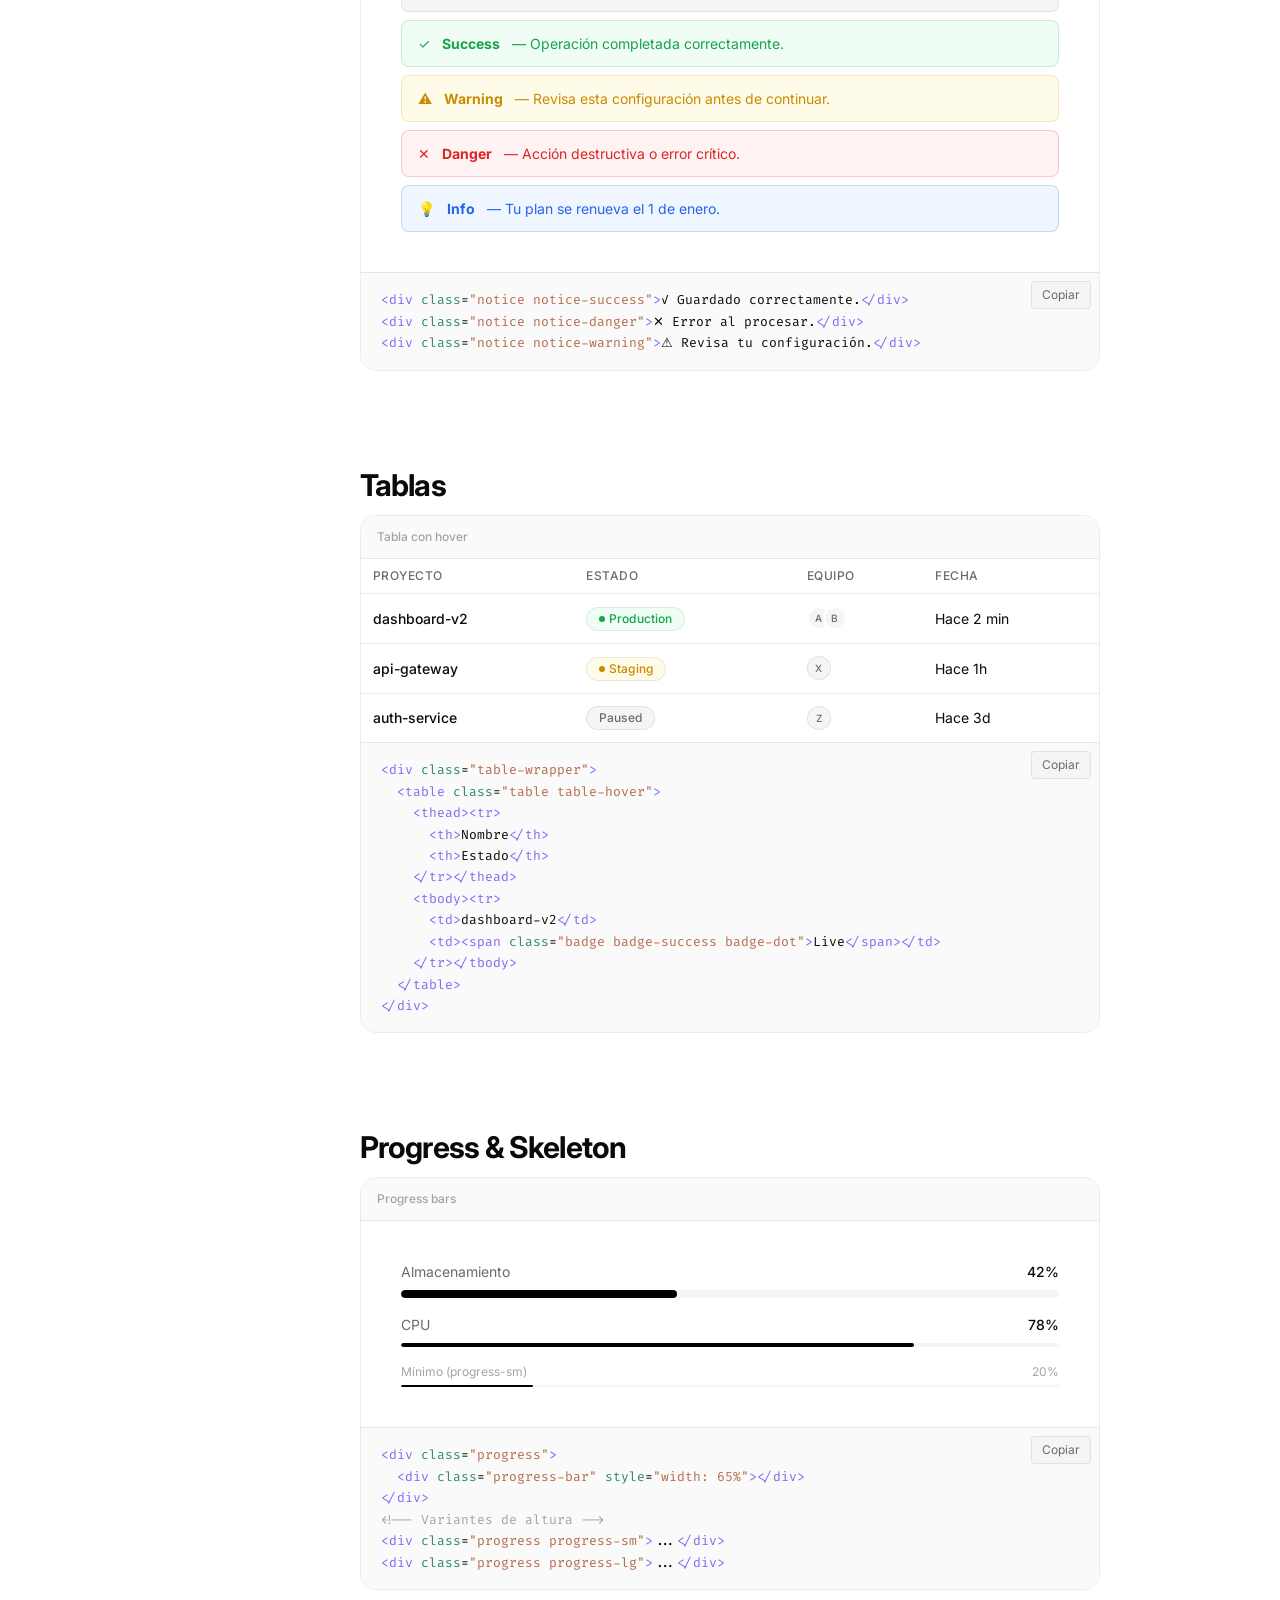
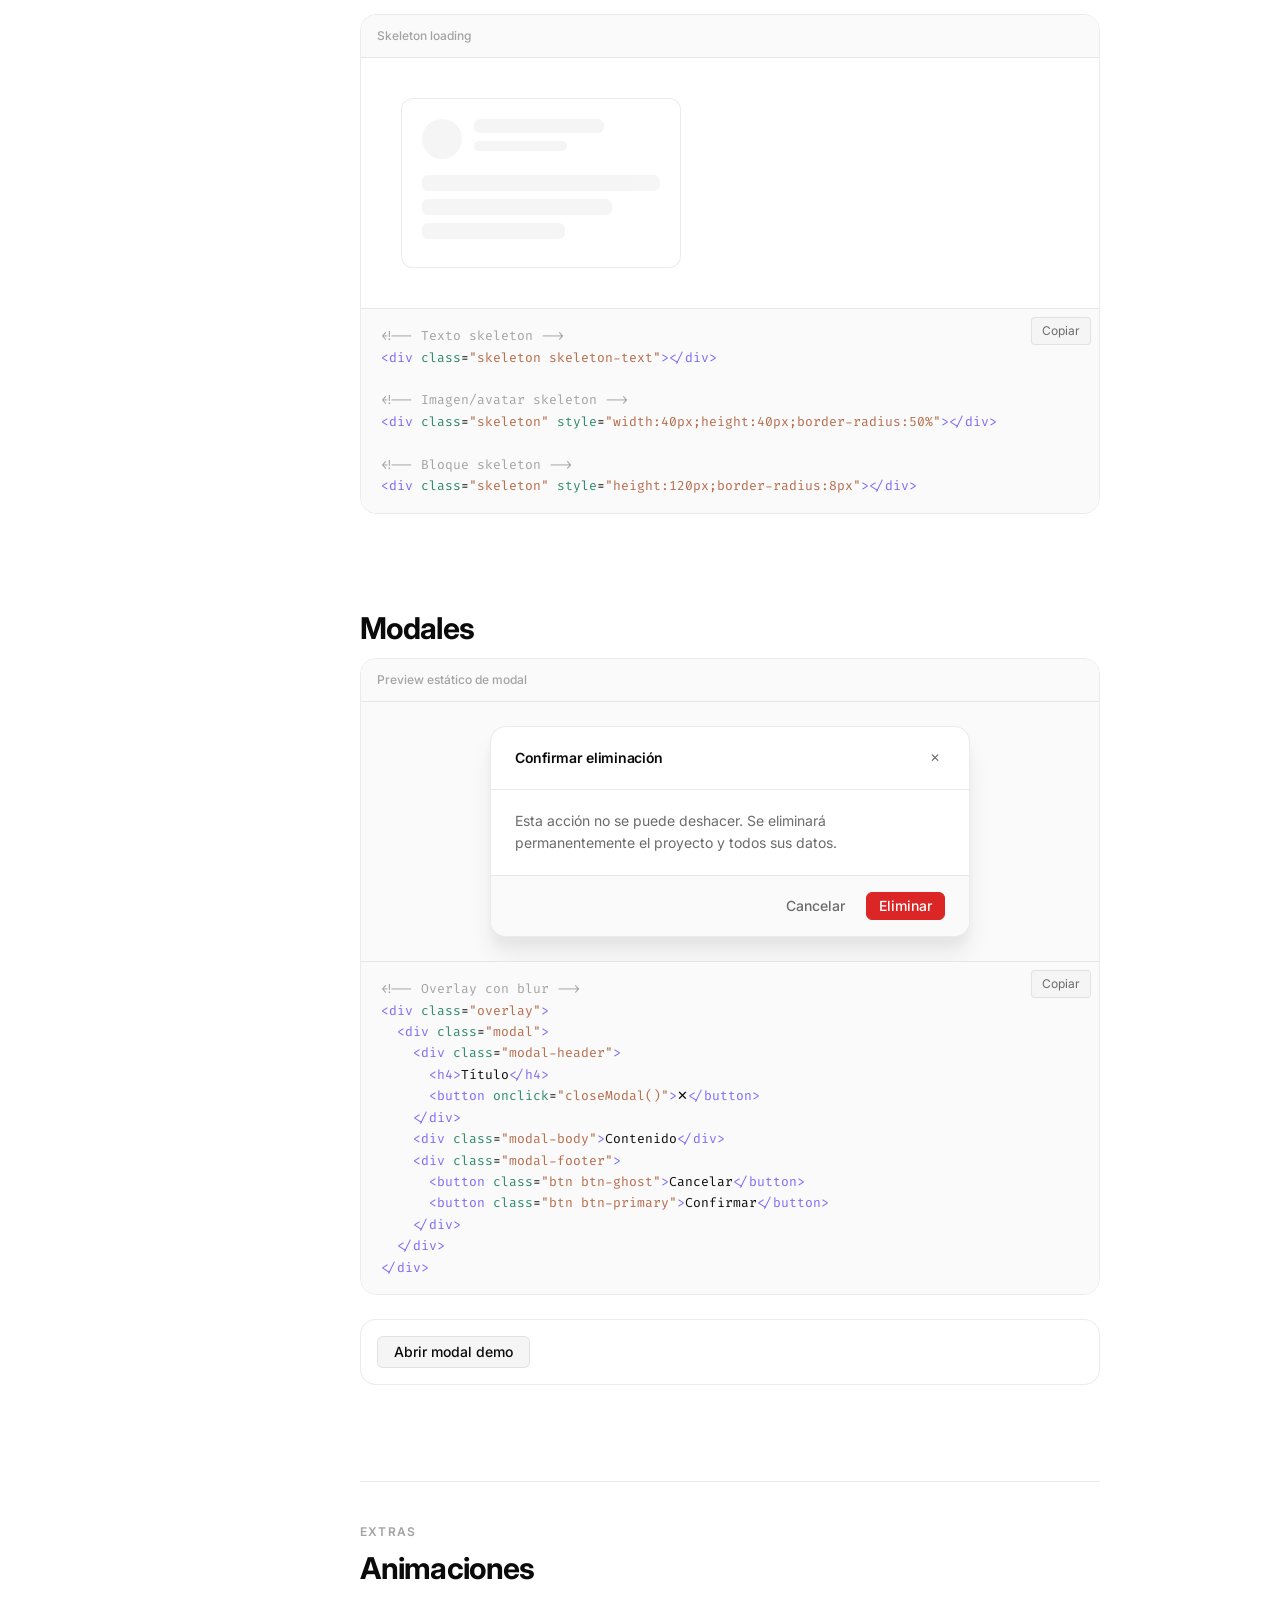
<file: docs/index.html>
<!DOCTYPE html>
<html lang="es" data-theme="light">

<head>
  <meta charset="UTF-8" />
  <meta name="viewport" content="width=device-width, initial-scale=1.0" />
  <title>Kaple CSS — Documentación</title>
  <link rel="preconnect" href="https://fonts.googleapis.com" />
  <link
    href="https://fonts.googleapis.com/css2?family=Inter:wght@400;500;600;700&family=Fira+Code:wght@400;500&display=swap"
    rel="stylesheet" />
  <link rel="stylesheet" href="../styles/kaple.css" />
  <link rel="stylesheet" href="style.css">
  <link rel="icon" type="image/x-icon" href="./landing/assets/imgs/kaple-logo.png">

</head>

<body>

  <!-- MOBILE MENU BUTTON -->
  <button class="mobile-menu-btn" id="menuBtn" onclick="toggleSidebar()">
    <svg width="16" height="16" viewBox="0 0 16 16" fill="none" stroke="currentColor" stroke-width="1.5">
      <line x1="2" y1="5" x2="14" y2="5" />
      <line x1="2" y1="8" x2="14" y2="8" />
      <line x1="2" y1="11" x2="14" y2="11" />
    </svg>
  </button>
  <div class="sidebar-overlay" id="overlay" onclick="toggleSidebar()"></div>

  <div class="docs-layout">

    <!-- ═══════════════════════════════════════
       SIDEBAR
  ═══════════════════════════════════════ -->
    <aside class="docs-sidebar" id="sidebar">
      <div class="sidebar-logo">
        <img src="./kaple-logo-png.png" alt="logo">
        <span>KapleCSS</span>
        <span class="sidebar-logo-badge">v1.0</span>
      </div>

      <div class="nav-group">
        <p class="nav-group-title">Comenzar</p>
        <a href="#intro" class="nav-item active"><span class="nav-dot"></span>Introducción</a>
        <a href="#install" class="nav-item"><span class="nav-dot"></span>Instalación</a>
        <a href="#tokens" class="nav-item"><span class="nav-dot"></span>Design Tokens</a>
      </div>

      <div class="nav-group">
        <p class="nav-group-title">Fundamentos</p>
        <a href="#typography" class="nav-item"><span class="nav-dot"></span>Tipografía</a>
        <a href="#colors" class="nav-item"><span class="nav-dot"></span>Colores</a>
        <a href="#layout" class="nav-item"><span class="nav-dot"></span>Layout & Grid</a>
        <a href="#spacing" class="nav-item"><span class="nav-dot"></span>Espaciado</a>
      </div>

      <div class="nav-group">
        <p class="nav-group-title">Componentes</p>
        <a href="#buttons" class="nav-item"><span class="nav-dot"></span>Botones</a>
        <a href="#forms" class="nav-item"><span class="nav-dot"></span>Formularios</a>
        <a href="#cards" class="nav-item"><span class="nav-dot"></span>Cards</a>
        <a href="#badges" class="nav-item"><span class="nav-dot"></span>Badges & Tags</a>
        <a href="#avatar" class="nav-item"><span class="nav-dot"></span>Avatares</a>
        <a href="#navbars" class="nav-item"><span class="nav-dot"></span>Navegación</a>
        <a href="#tabs" class="nav-item"><span class="nav-dot"></span>Tabs</a>
        <a href="#notices" class="nav-item"><span class="nav-dot"></span>Notices & Alerts</a>
        <a href="#tables" class="nav-item"><span class="nav-dot"></span>Tablas</a>
        <a href="#progress" class="nav-item"><span class="nav-dot"></span>Progress & Skeleton</a>
        <a href="#modals" class="nav-item"><span class="nav-dot"></span>Modales</a>
      </div>

      <div class="nav-group">
        <p class="nav-group-title">Landing Sections</p>
        <a href="#hero" class="nav-item"><span class="nav-dot"></span>Hero</a>
        <a href="#features" class="nav-item"><span class="nav-dot"></span>Features Grid</a>
        <a href="#pricing-sec" class="nav-item"><span class="nav-dot"></span>Pricing</a>
        <a href="#testimonials" class="nav-item"><span class="nav-dot"></span>Testimonios</a>
        <a href="#cta-sec" class="nav-item"><span class="nav-dot"></span>CTA Section</a>
        <a href="#footer-sec" class="nav-item"><span class="nav-dot"></span>Footer</a>
      </div>

      <div class="nav-group">
        <p class="nav-group-title">Extras</p>
        <a href="#animations" class="nav-item"><span class="nav-dot"></span>Animaciones</a>
        <a href="#effects" class="nav-item"><span class="nav-dot"></span>Efectos Especiales</a>
        <a href="#utilities" class="nav-item"><span class="nav-dot"></span>Utilidades</a>
        <a href="#darkmode" class="nav-item"><span class="nav-dot"></span>Dark Mode</a>
      </div>
    </aside>

    <!-- ═══════════════════════════════════════
       MAIN
  ═══════════════════════════════════════ -->
    <div class="docs-main">

      <!-- TOP BAR -->
      <header class="docs-topbar">
        <div class="topbar-breadcrumb">
          Docs <svg width="12" height="12" viewBox="0 0 12 12" fill="none" stroke="currentColor" stroke-width="1.5"
            style="margin:0 2px">
            <polyline points="4,2 8,6 4,10" />
          </svg> <span id="breadcrumb-current">Introducción</span>
        </div>
        <div class="topbar-actions">
          <button class="theme-btn" onclick="toggleTheme()" id="themeBtn" title="Cambiar tema">
            <svg id="icon-moon" width="15" height="15" viewBox="0 0 15 15" fill="currentColor">
              <path d="M7.5 1.5A6 6 0 1 0 13.5 9a4.5 4.5 0 0 1-6-7.5z" />
            </svg>
            <svg id="icon-sun" width="15" height="15" viewBox="0 0 15 15" fill="none" stroke="currentColor"
              stroke-width="1.4" style="display:none">
              <circle cx="7.5" cy="7.5" r="2.5" />
              <path d="M7.5 1v1.5M7.5 12.5V14M1 7.5h1.5M12.5 7.5H14M3 3l1 1M11 11l1 1M11 3l-1 1M4 11l-1 1" />
            </svg>
          </button>
        </div>
      </header>

      <div class="docs-content">

        <!-- ═══ HERO ═══ -->
        <div class="docs-hero" id="intro">
          <div class="docs-hero-badge"><span></span> v1.0.0 — Beta</div>
          <h1 class="docs-hero-title">KapleCSS</h1>
          <p class="docs-hero-desc">Un framework CSS minimalista y premium para construir interfaces limpias, modernas y
            consistentes.</p>
          <div class="docs-hero-meta">
            <div class="docs-hero-stat"><strong>~50kb</strong>Minificado</div>
            <div class="docs-hero-stat"><strong>0</strong>Dependencias</div>
            <div class="docs-hero-stat"><strong>20+</strong>Componentes</div>
            <div class="docs-hero-stat"><strong>100%</strong>CSS Variables</div>
          </div>
        </div>

        <!-- ═══ INSTALACIÓN ═══ -->
        <section class="doc-section" id="install">
          <p class="section-label">Comenzar</p>
          <h2 class="section-title">Instalación</h2>
          <p class="section-desc">Tres formas de usar Kaple CSS. La más sencilla: un link en tu HTML.</p>

          <p
            style="font-size:var(--text-sm);font-weight:var(--weight-medium);margin-bottom:var(--space-2);margin-top:var(--space-6);">
            A través de NPM (Recomendado para proyectos grandes)</p>
          <div class="preview-block">
            <div class="preview-label">NPM</div>
            <div class="code-block">
              <button class="copy-btn" onclick="copyCode(this)">Copiar</button>
              <pre><code><span class="t"># Instalar vía npm</span>
<span class="k">npm</span> install kaple-css

<span class="t"># En tu archivo principal de JS/TS</span>
<span class="k">import</span> <span class="s">'kaple-css/dist/kaple.css'</span>;

<span class="t"># Si usas Sass, en tu archivo SCSS</span>
<span class="k">@use</span> <span class="s">"kaple-css/dist/kaple.css"</span>;
</code></pre>
            </div>
          </div>
          

          <p
            style="font-size:var(--text-sm);font-weight:var(--weight-medium);margin-bottom:var(--space-2);margin-top:var(--space-6);">
            Vía CDN (Rápido para prototipos)</p>
          <div class="preview-block">
            <div class="preview-label">HTML</div>
            <div class="code-block">
              <button class="copy-btn" onclick="copyCode(this)">Copiar</button>
              <pre><code><span class="t">&lt;!-- unpkg --&gt;</span>
<span class="k">&lt;link</span> <span class="a">rel</span>=<span class="s">"stylesheet"</span> <span class="a">href</span>=<span class="s">"https://unpkg.com/kaple-css/dist/kaple.css"</span><span class="k">&gt;</span>

<span class="t">&lt;!-- o jsdelivr --&gt;</span>
<span class="k">&lt;link</span> <span class="a">rel</span>=<span class="s">"stylesheet"</span> <span class="a">href</span>=<span class="s">"https://cdn.jsdelivr.net/npm/kaple-css/dist/kaple.css"</span><span class="k">&gt;</span></code></pre>
            </div>
          </div>

          <p
            style="font-size:var(--text-sm);font-weight:var(--weight-medium);margin-bottom:var(--space-2);margin-top:var(--space-4);">
            Archivo local</p>
          <div class="preview-block">
            <div class="preview-label">HTML</div>
            <div class="code-block">
              <button class="copy-btn" onclick="copyCode(this)">Copiar</button>
              <pre><code><span class="t">&lt;!-- En tu &lt;head&gt; --&gt;</span>
<span class="k">&lt;link</span> <span class="a">rel</span>=<span class="s">"preconnect"</span> <span class="a">href</span>=<span class="s">"https://fonts.googleapis.com"</span><span class="k">&gt;</span>
<span class="k">&lt;link</span> <span class="a">href</span>=<span class="s">"https://fonts.googleapis.com/css2?family=Inter:wght@400;500;600;700&amp;display=swap"</span> <span class="a">rel</span>=<span class="s">"stylesheet"</span><span class="k">&gt;</span>
<span class="k">&lt;link</span> <span class="a">rel</span>=<span class="s">"stylesheet"</span> <span class="a">href</span>=<span class="s">"kaple.css"</span><span class="k">&gt;</span>

<span class="t">&lt;!-- Sobrescribe la fuente --&gt;</span>
<span class="k">&lt;style&gt;</span>
  <span class="a">:root</span> { <span class="a">--font-sans</span>: <span class="s">'Inter'</span>, system-ui, sans-serif; }
<span class="k">&lt;/style&gt;</span></code></pre>
            </div>
          </div>

          <p
            style="font-size:var(--text-sm);font-weight:var(--weight-medium);margin-bottom:var(--space-2);margin-top:var(--space-6);">
            Estructura mínima de página</p>
          <div class="preview-block">
            <div class="preview-label">HTML</div>
            <div class="code-block">
              <button class="copy-btn" onclick="copyCode(this)">Copiar</button>
              <pre><code><span class="k">&lt;!DOCTYPE html&gt;</span>
<span class="k">&lt;html</span> <span class="a">lang</span>=<span class="s">"es"</span> <span class="a">data-theme</span>=<span class="s">"light"</span><span class="k">&gt;</span>
<span class="k">&lt;head&gt;</span>
  <span class="k">&lt;meta</span> <span class="a">charset</span>=<span class="s">"UTF-8"</span><span class="k">&gt;</span>
  <span class="k">&lt;meta</span> <span class="a">name</span>=<span class="s">"viewport"</span> <span class="a">content</span>=<span class="s">"width=device-width, initial-scale=1.0"</span><span class="k">&gt;</span>
  <span class="k">&lt;link</span> <span class="a">rel</span>=<span class="s">"stylesheet"</span> <span class="a">href</span>=<span class="s">"kaple.css"</span><span class="k">&gt;</span>
<span class="k">&lt;/head&gt;</span>
<span class="k">&lt;body&gt;</span>
  <span class="t">&lt;!-- Tu contenido aquí --&gt;</span>
<span class="k">&lt;/body&gt;</span>
<span class="k">&lt;/html&gt;</span></code></pre>
            </div>
          </div>
        </section>

        <!-- ═══ DESIGN TOKENS ═══ -->
        <section class="doc-section" id="tokens">
          <p class="section-label">Fundamentos</p>
          <h2 class="section-title">Design Tokens</h2>
          <p class="section-desc">Todos los valores del sistema están definidos como CSS Custom Properties en
            <code>:root</code>. Cambia un token y el sistema entero reacciona.</p>

          <div class="callout callout-info">
            <strong>Cómo personalizar:</strong> Sobrescribe cualquier variable en tu propio CSS después de importar el
            framework. No necesitas modificar el archivo fuente.
          </div>

          <div class="preview-block">
            <div class="preview-label">CSS — Personalizar tokens</div>
            <div class="code-block">
              <button class="copy-btn" onclick="copyCode(this)">Copiar</button>
              <pre><code><span class="t">/* En tu CSS, después de importar kaple.css */</span>
<span class="a">:root</span> {
  <span class="t">/* Cambiar color de acento a azul */</span>
  <span class="a">--color-accent</span>:       <span class="s">#2563eb</span>;
  <span class="a">--color-accent-hover</span>: <span class="s">#1d4ed8</span>;
  <span class="a">--color-accent-subtle</span>:<span class="s">rgba(37, 99, 235, 0.08)</span>;

  <span class="t">/* Cambiar radios a más redondeado */</span>
  <span class="a">--radius-sm</span>: <span class="s">8px</span>;
  <span class="a">--radius-md</span>: <span class="s">12px</span>;
  <span class="a">--radius-lg</span>: <span class="s">16px</span>;
}</code></pre>
            </div>
          </div>

          <div style="overflow-x:auto">
            <table class="prop-table">
              <thead>
                <tr>
                  <th>Token</th>
                  <th>Valor por defecto</th>
                  <th>Uso</th>
                </tr>
              </thead>
              <tbody>
                <tr>
                  <td><code>--color-accent</code></td>
                  <td><code>#000000</code></td>
                  <td>Color principal de acción (botones, links, focus)</td>
                </tr>
                <tr>
                  <td><code>--color-bg</code></td>
                  <td><code>#ffffff</code></td>
                  <td>Fondo base de la página</td>
                </tr>
                <tr>
                  <td><code>--color-text-primary</code></td>
                  <td><code>#0a0a0a</code></td>
                  <td>Texto principal</td>
                </tr>
                <tr>
                  <td><code>--color-border</code></td>
                  <td><code>rgba(0,0,0,0.08)</code></td>
                  <td>Bordes sutiles</td>
                </tr>
                <tr>
                  <td><code>--font-sans</code></td>
                  <td><code>'Geist', 'Inter', system-ui</code></td>
                  <td>Fuente principal</td>
                </tr>
                <tr>
                  <td><code>--font-mono</code></td>
                  <td><code>'Fira Code', monospace</code></td>
                  <td>Fuente para código</td>
                </tr>
                <tr>
                  <td><code>--radius-md</code></td>
                  <td><code>8px</code></td>
                  <td>Radio de borde estándar</td>
                </tr>
                <tr>
                  <td><code>--shadow-md</code></td>
                  <td><code>0 4px 6px ...</code></td>
                  <td>Sombra estándar</td>
                </tr>
                <tr>
                  <td><code>--transition-base</code></td>
                  <td><code>150ms ease</code></td>
                  <td>Transición estándar</td>
                </tr>
              </tbody>
            </table>
          </div>
        </section>

        <hr class="doc-divider">

        <!-- ═══ TIPOGRAFÍA ═══ -->
        <section class="doc-section" id="typography">
          <p class="section-label">Fundamentos</p>
          <h2 class="section-title">Tipografía</h2>
          <p class="section-desc">Escala tipográfica modular con clases de tamaño, peso, tracking y leading. Los
            headings tienen estilos opinionados por defecto.</p>

          <div class="preview-block">
            <div class="preview-label">Escala de headings</div>
            <div class="preview-area col" style="gap:var(--space-5)">
              <div style="width:100%;border-bottom:1px solid var(--color-border);padding-bottom:var(--space-4)">
                <p
                  style="font-size:10px;color:var(--color-text-tertiary);margin-bottom:var(--space-2);font-family:var(--font-mono)">
                  .display-1 — 60px</p>
                <p class="display-1" style="line-height:1">Display One</p>
              </div>
              <div style="width:100%">
                <p
                  style="font-size:10px;color:var(--color-text-tertiary);margin-bottom:var(--space-1);font-family:var(--font-mono)">
                  .display-2 — 48px</p>
                <p class="display-2">Display Two</p>
              </div>
              <div style="width:100%;display:flex;flex-direction:column;gap:var(--space-2)">
                <div style="display:flex;align-items:baseline;gap:var(--space-4)">
                  <span
                    style="font-size:10px;color:var(--color-text-tertiary);font-family:var(--font-mono);width:100px">h1
                    — 36px</span>
                  <h1>Heading One</h1>
                </div>
                <div style="display:flex;align-items:baseline;gap:var(--space-4)">
                  <span
                    style="font-size:10px;color:var(--color-text-tertiary);font-family:var(--font-mono);width:100px">h2
                    — 30px</span>
                  <h2>Heading Two</h2>
                </div>
                <div style="display:flex;align-items:baseline;gap:var(--space-4)">
                  <span
                    style="font-size:10px;color:var(--color-text-tertiary);font-family:var(--font-mono);width:100px">h3
                    — 24px</span>
                  <h3>Heading Three</h3>
                </div>
                <div style="display:flex;align-items:baseline;gap:var(--space-4)">
                  <span
                    style="font-size:10px;color:var(--color-text-tertiary);font-family:var(--font-mono);width:100px">h4
                    — 20px</span>
                  <h4>Heading Four</h4>
                </div>
                <div style="display:flex;align-items:baseline;gap:var(--space-4)">
                  <span
                    style="font-size:10px;color:var(--color-text-tertiary);font-family:var(--font-mono);width:100px">h5
                    — 18px</span>
                  <h5>Heading Five</h5>
                </div>
                <div style="display:flex;align-items:baseline;gap:var(--space-4)">
                  <span
                    style="font-size:10px;color:var(--color-text-tertiary);font-family:var(--font-mono);width:100px">p —
                    16px</span>
                  <p>Párrafo de texto normal con <code>leading-relaxed</code> por defecto.</p>
                </div>
              </div>
            </div>
            <div class="code-block">
              <button class="copy-btn" onclick="copyCode(this)">Copiar</button>
              <pre><code><span class="k">&lt;h1</span> <span class="a">class</span>=<span class="s">"display-1"</span><span class="k">&gt;</span>Display One<span class="k">&lt;/h1&gt;</span>
<span class="k">&lt;h1&gt;</span>Heading One<span class="k">&lt;/h1&gt;</span>
<span class="k">&lt;h2&gt;</span>Heading Two<span class="k">&lt;/h2&gt;</span>
<span class="k">&lt;p&gt;</span>Texto de párrafo normal.<span class="k">&lt;/p&gt;</span></code></pre>
            </div>
          </div>

          <div class="preview-block">
            <div class="preview-label">Clases de utilidad tipográfica</div>
            <div class="preview-area col" style="gap:var(--space-3)">
              <p><span class="font-bold">font-bold</span> — <span class="font-semibold">font-semibold</span> — <span
                  class="font-medium">font-medium</span> — <span class="font-normal">font-normal</span></p>
              <p class="tracking-tight text-2xl font-bold">tracking-tight — menos espacio entre letras</p>
              <p class="tracking-wide uppercase text-xs">tracking-wide + uppercase — ideal para labels</p>
              <p class="text-secondary">text-secondary — color secundario</p>
              <p class="text-tertiary text-sm">text-tertiary — metadatos, hints</p>
              <p class="text-truncate" style="max-width:200px">text-truncate — texto cortado con ellipsis en texto muy
                largo</p>
            </div>
            <div class="code-block">
              <button class="copy-btn" onclick="copyCode(this)">Copiar</button>
              <pre><code><span class="k">&lt;p</span> <span class="a">class</span>=<span class="s">"font-bold tracking-tight text-2xl"</span><span class="k">&gt;</span>...<span class="k">&lt;/p&gt;</span>
<span class="k">&lt;p</span> <span class="a">class</span>=<span class="s">"text-secondary text-sm"</span><span class="k">&gt;</span>...<span class="k">&lt;/p&gt;</span>
<span class="k">&lt;p</span> <span class="a">class</span>=<span class="s">"uppercase tracking-wide text-xs"</span><span class="k">&gt;</span>LABEL<span class="k">&lt;/p&gt;</span>
<span class="k">&lt;p</span> <span class="a">class</span>=<span class="s">"text-truncate"</span><span class="k">&gt;</span>Texto largo...<span class="k">&lt;/p&gt;</span></code></pre>
            </div>
          </div>
        </section>

        <!-- ═══ COLORES ═══ -->
        <section class="doc-section" id="colors">
          <h2 class="section-title">Colores</h2>
          <p class="section-desc">Paleta semántica con soporte automático de dark mode. Usa los tokens, no valores
            hardcodeados.</p>
          <div class="token-grid">
            <div class="token-swatch">
              <div class="token-color" style="background:#0a0a0a"></div>
              <div class="token-info">
                <p class="token-name">--color-text-primary</p>
                <p class="token-value">#0a0a0a</p>
              </div>
            </div>
            <div class="token-swatch">
              <div class="token-color" style="background:#6b6b6b"></div>
              <div class="token-info">
                <p class="token-name">--color-text-secondary</p>
                <p class="token-value">#6b6b6b</p>
              </div>
            </div>
            <div class="token-swatch">
              <div class="token-color" style="background:#a3a3a3"></div>
              <div class="token-info">
                <p class="token-name">--color-text-tertiary</p>
                <p class="token-value">#a3a3a3</p>
              </div>
            </div>
            <div class="token-swatch">
              <div class="token-color" style="background:#f5f5f5;border-bottom:1px solid #eee"></div>
              <div class="token-info">
                <p class="token-name">--color-bg-muted</p>
                <p class="token-value">#f5f5f5</p>
              </div>
            </div>
            <div class="token-swatch">
              <div class="token-color" style="background:#16a34a"></div>
              <div class="token-info">
                <p class="token-name">--color-success</p>
                <p class="token-value">#16a34a</p>
              </div>
            </div>
            <div class="token-swatch">
              <div class="token-color" style="background:#ca8a04"></div>
              <div class="token-info">
                <p class="token-name">--color-warning</p>
                <p class="token-value">#ca8a04</p>
              </div>
            </div>
            <div class="token-swatch">
              <div class="token-color" style="background:#dc2626"></div>
              <div class="token-info">
                <p class="token-name">--color-danger</p>
                <p class="token-value">#dc2626</p>
              </div>
            </div>
            <div class="token-swatch">
              <div class="token-color" style="background:#2563eb"></div>
              <div class="token-info">
                <p class="token-name">--color-info</p>
                <p class="token-value">#2563eb</p>
              </div>
            </div>
          </div>
          <div class="preview-block" style="margin-top:var(--space-6)">
            <div class="preview-label">Clases de color de texto</div>
            <div class="preview-area col">
              <p class="text-primary font-medium">text-primary — texto principal</p>
              <p class="text-secondary">text-secondary — soporte</p>
              <p class="text-tertiary text-sm">text-tertiary — metadatos</p>
              <p class="text-success font-medium">text-success</p>
              <p class="text-warning font-medium">text-warning</p>
              <p class="text-danger font-medium">text-danger</p>
              <p class="text-info font-medium">text-info</p>
            </div>
          </div>
        </section>

        <!-- ═══ GRID ═══ -->
        <section class="doc-section" id="layout">
          <h2 class="section-title">Layout & Grid</h2>
          <p class="section-desc">Sistema de grid CSS con clases de columnas fijas y auto-fit responsivo. Combina con
            flexbox para layouts complejos.</p>

          <div class="preview-block">
            <div class="preview-label">Grids de columnas fijas</div>
            <div class="preview-area col" style="gap:var(--space-3)">
              <div class="grid grid-1 gap-2" style="width:100%">
                <div class="g-demo">grid-1</div>
              </div>
              <div class="grid grid-2 gap-2" style="width:100%">
                <div class="g-demo">1</div>
                <div class="g-demo">2</div>
              </div>
              <div class="grid grid-3 gap-2" style="width:100%">
                <div class="g-demo">1</div>
                <div class="g-demo">2</div>
                <div class="g-demo">3</div>
              </div>
              <div class="grid grid-4 gap-2" style="width:100%">
                <div class="g-demo">1</div>
                <div class="g-demo">2</div>
                <div class="g-demo">3</div>
                <div class="g-demo">4</div>
              </div>
            </div>
            <div class="code-block">
              <button class="copy-btn" onclick="copyCode(this)">Copiar</button>
              <pre><code><span class="k">&lt;div</span> <span class="a">class</span>=<span class="s">"grid grid-3 gap-6"</span><span class="k">&gt;</span>
  <span class="k">&lt;div&gt;</span>Col 1<span class="k">&lt;/div&gt;</span>
  <span class="k">&lt;div&gt;</span>Col 2<span class="k">&lt;/div&gt;</span>
  <span class="k">&lt;div&gt;</span>Col 3<span class="k">&lt;/div&gt;</span>
<span class="k">&lt;/div&gt;</span></code></pre>
            </div>
          </div>

          <div class="preview-block">
            <div class="preview-label">Col-span en grid-12</div>
            <div class="preview-area col" style="gap:var(--space-2)">
              <div class="grid grid-12 gap-2" style="width:100%">
                <div class="g-demo col-span-4">col-span-4</div>
                <div class="g-demo col-span-8">col-span-8</div>
              </div>
              <div class="grid grid-12 gap-2" style="width:100%">
                <div class="g-demo col-span-6">col-span-6</div>
                <div class="g-demo col-span-3">col-span-3</div>
                <div class="g-demo col-span-3">col-span-3</div>
              </div>
              <div class="grid grid-12 gap-2" style="width:100%">
                <div class="g-demo col-span-full">col-span-full</div>
              </div>
            </div>
            <div class="code-block">
              <button class="copy-btn" onclick="copyCode(this)">Copiar</button>
              <pre><code><span class="k">&lt;div</span> <span class="a">class</span>=<span class="s">"grid grid-12 gap-4"</span><span class="k">&gt;</span>
  <span class="k">&lt;div</span> <span class="a">class</span>=<span class="s">"col-span-4"</span><span class="k">&gt;</span>Sidebar<span class="k">&lt;/div&gt;</span>
  <span class="k">&lt;div</span> <span class="a">class</span>=<span class="s">"col-span-8"</span><span class="k">&gt;</span>Main<span class="k">&lt;/div&gt;</span>
<span class="k">&lt;/div&gt;</span></code></pre>
            </div>
          </div>

          <div class="preview-block">
            <div class="preview-label">Grid auto-fit responsivo</div>
            <div class="preview-area">
              <div class="grid grid-auto gap-3" style="width:100%">
                <div class="g-demo">auto</div>
                <div class="g-demo">auto</div>
                <div class="g-demo">auto</div>
                <div class="g-demo">auto</div>
              </div>
            </div>
            <div class="code-block">
              <button class="copy-btn" onclick="copyCode(this)">Copiar</button>
              <pre><code><span class="t">/* Se ajusta solo: mín 240px por columna */</span>
<span class="k">&lt;div</span> <span class="a">class</span>=<span class="s">"grid grid-auto gap-4"</span><span class="k">&gt;</span>...<span class="k">&lt;/div&gt;</span>
<span class="k">&lt;div</span> <span class="a">class</span>=<span class="s">"grid grid-auto-sm gap-4"</span><span class="k">&gt;</span>...<span class="k">&lt;/div&gt;</span> <span class="t">// mín 160px</span>
<span class="k">&lt;div</span> <span class="a">class</span>=<span class="s">"grid grid-auto-lg gap-4"</span><span class="k">&gt;</span>...<span class="k">&lt;/div&gt;</span> <span class="t">// mín 320px</span></code></pre>
            </div>
          </div>

          <div class="preview-block">
            <div class="preview-label">Flexbox utilities</div>
            <div class="preview-area col" style="gap:var(--space-4)">
              <div class="flex items-center gap-3"
                style="width:100%;background:var(--color-bg-muted);border-radius:var(--radius-sm);padding:var(--space-2)">
                <div class="g-demo" style="flex:none;width:60px">A</div>
                <div class="g-demo flex-1">flex-1 (crece)</div>
                <div class="g-demo" style="flex:none;width:60px">C</div>
              </div>
              <div class="flex justify-between items-center"
                style="width:100%;background:var(--color-bg-muted);border-radius:var(--radius-sm);padding:var(--space-2)">
                <div class="g-demo" style="width:80px">justify</div>
                <div class="g-demo" style="width:80px">between</div>
                <div class="g-demo" style="width:80px">items</div>
              </div>
            </div>
            <div class="code-block">
              <button class="copy-btn" onclick="copyCode(this)">Copiar</button>
              <pre><code><span class="k">&lt;div</span> <span class="a">class</span>=<span class="s">"flex items-center gap-3"</span><span class="k">&gt;</span>...<span class="k">&lt;/div&gt;</span>
<span class="k">&lt;div</span> <span class="a">class</span>=<span class="s">"flex justify-between items-center"</span><span class="k">&gt;</span>...<span class="k">&lt;/div&gt;</span>
<span class="k">&lt;div</span> <span class="a">class</span>=<span class="s">"flex flex-col gap-4"</span><span class="k">&gt;</span>...<span class="k">&lt;/div&gt;</span></code></pre>
            </div>
          </div>
        </section>

        <hr class="doc-divider">

        <!-- ═══ BOTONES ═══ -->
        <section class="doc-section" id="buttons">
          <p class="section-label">Componentes</p>
          <h2 class="section-title">Botones</h2>
          <p class="section-desc">5 variantes, 5 tamaños, estados disabled y versión block. Todos tienen
            micro-interacción de spring al hacer click.</p>

          <div class="preview-block">
            <div class="preview-label">Variantes</div>
            <div class="preview-area">
              <button class="btn btn-primary">Primary</button>
              <button class="btn btn-secondary">Secondary</button>
              <button class="btn btn-outline">Outline</button>
              <button class="btn btn-ghost">Ghost</button>
              <button class="btn btn-danger">Danger</button>
            </div>
            <div class="code-block">
              <button class="copy-btn" onclick="copyCode(this)">Copiar</button>
              <pre><code><span class="k">&lt;button</span> <span class="a">class</span>=<span class="s">"btn btn-primary"</span><span class="k">&gt;</span>Primary<span class="k">&lt;/button&gt;</span>
<span class="k">&lt;button</span> <span class="a">class</span>=<span class="s">"btn btn-secondary"</span><span class="k">&gt;</span>Secondary<span class="k">&lt;/button&gt;</span>
<span class="k">&lt;button</span> <span class="a">class</span>=<span class="s">"btn btn-outline"</span><span class="k">&gt;</span>Outline<span class="k">&lt;/button&gt;</span>
<span class="k">&lt;button</span> <span class="a">class</span>=<span class="s">"btn btn-ghost"</span><span class="k">&gt;</span>Ghost<span class="k">&lt;/button&gt;</span>
<span class="k">&lt;button</span> <span class="a">class</span>=<span class="s">"btn btn-danger"</span><span class="k">&gt;</span>Danger<span class="k">&lt;/button&gt;</span>
<span class="t">&lt;!-- También funciona con &lt;a&gt; --&gt;</span>
<span class="k">&lt;a</span> <span class="a">href</span>=<span class="s">"#"</span> <span class="a">class</span>=<span class="s">"btn btn-primary"</span><span class="k">&gt;</span>Link<span class="k">&lt;/a&gt;</span></code></pre>
            </div>
          </div>

          <div class="preview-block">
            <div class="preview-label">Tamaños</div>
            <div class="preview-area" style="align-items:center">
              <button class="btn btn-primary btn-xs">XSmall</button>
              <button class="btn btn-primary btn-sm">Small</button>
              <button class="btn btn-primary">Base</button>
              <button class="btn btn-primary btn-lg">Large</button>
              <button class="btn btn-primary btn-xl">XLarge</button>
            </div>
            <div class="code-block">
              <button class="copy-btn" onclick="copyCode(this)">Copiar</button>
              <pre><code><span class="k">&lt;button</span> <span class="a">class</span>=<span class="s">"btn btn-primary btn-xs"</span><span class="k">&gt;</span>XSmall<span class="k">&lt;/button&gt;</span>
<span class="k">&lt;button</span> <span class="a">class</span>=<span class="s">"btn btn-primary btn-sm"</span><span class="k">&gt;</span>Small<span class="k">&lt;/button&gt;</span>
<span class="k">&lt;button</span> <span class="a">class</span>=<span class="s">"btn btn-primary"</span><span class="k">&gt;</span>Base<span class="k">&lt;/button&gt;</span>
<span class="k">&lt;button</span> <span class="a">class</span>=<span class="s">"btn btn-primary btn-lg"</span><span class="k">&gt;</span>Large<span class="k">&lt;/button&gt;</span>
<span class="k">&lt;button</span> <span class="a">class</span>=<span class="s">"btn btn-primary btn-xl"</span><span class="k">&gt;</span>XLarge<span class="k">&lt;/button&gt;</span></code></pre>
            </div>
          </div>

          <div class="preview-block">
            <div class="preview-label">Estados especiales</div>
            <div class="preview-area col" style="gap:var(--space-3)">
              <div class="flex gap-3 flex-wrap">
                <button class="btn btn-primary" disabled>Disabled</button>
                <button class="btn btn-secondary" disabled>Disabled</button>
              </div>
              <button class="btn btn-primary btn-block">Block — ancho completo</button>
            </div>
            <div class="code-block">
              <button class="copy-btn" onclick="copyCode(this)">Copiar</button>
              <pre><code><span class="k">&lt;button</span> <span class="a">class</span>=<span class="s">"btn btn-primary"</span> <span class="a">disabled</span><span class="k">&gt;</span>Disabled<span class="k">&lt;/button&gt;</span>
<span class="k">&lt;button</span> <span class="a">class</span>=<span class="s">"btn btn-primary btn-block"</span><span class="k">&gt;</span>Block<span class="k">&lt;/button&gt;</span></code></pre>
            </div>
          </div>
        </section>

        <!-- ═══ FORMS ═══ -->
        <section class="doc-section" id="forms">
          <h2 class="section-title">Formularios</h2>
          <p class="section-desc">Inputs, textarea, select, checkbox, radio y toggle. Todos comparten el mismo lenguaje
            visual y estados de focus/error.</p>

          <div class="preview-block">
            <div class="preview-label">Input, Textarea, Select</div>
            <div class="preview-area col" style="max-width:400px;gap:var(--space-4)">
              <div class="form-group" style="margin:0;width:100%">
                <label class="label">Email</label>
                <input class="input" type="email" placeholder="tu@email.com">
                <p class="form-hint">Nunca compartiremos tu email.</p>
              </div>
              <div class="form-group" style="margin:0;width:100%">
                <label class="label">Mensaje</label>
                <textarea class="textarea" placeholder="Escribe algo..."></textarea>
              </div>
              <div class="form-group" style="margin:0;width:100%">
                <label class="label">País</label>
                <select class="select">
                  <option>Colombia</option>
                  <option>México</option>
                  <option>España</option>
                </select>
              </div>
              <div style="width:100%">
                <label class="label">Estado de error</label>
                <input class="input input-error" value="valor inválido">
                <p class="form-error">Este campo es requerido.</p>
              </div>
            </div>
            <div class="code-block">
              <button class="copy-btn" onclick="copyCode(this)">Copiar</button>
              <pre><code><span class="k">&lt;div</span> <span class="a">class</span>=<span class="s">"form-group"</span><span class="k">&gt;</span>
  <span class="k">&lt;label</span> <span class="a">class</span>=<span class="s">"label"</span><span class="k">&gt;</span>Email<span class="k">&lt;/label&gt;</span>
  <span class="k">&lt;input</span> <span class="a">class</span>=<span class="s">"input"</span> <span class="a">type</span>=<span class="s">"email"</span> <span class="a">placeholder</span>=<span class="s">"tu@email.com"</span><span class="k">&gt;</span>
  <span class="k">&lt;p</span> <span class="a">class</span>=<span class="s">"form-hint"</span><span class="k">&gt;</span>Hint de ayuda<span class="k">&lt;/p&gt;</span>
<span class="k">&lt;/div&gt;</span>

<span class="t">&lt;!-- Error state --&gt;</span>
<span class="k">&lt;input</span> <span class="a">class</span>=<span class="s">"input input-error"</span><span class="k">&gt;</span>
<span class="k">&lt;p</span> <span class="a">class</span>=<span class="s">"form-error"</span><span class="k">&gt;</span>Error message<span class="k">&lt;/p&gt;</span></code></pre>
            </div>
          </div>

          <div class="preview-block">
            <div class="preview-label">Checkbox, Radio, Toggle</div>
            <div class="preview-area col" style="gap:var(--space-4)">
              <div class="flex gap-6 flex-wrap">
                <label class="checkbox"><input type="checkbox" checked> Acepto términos</label>
                <label class="checkbox"><input type="checkbox"> Suscribirme</label>
              </div>
              <div class="flex gap-6 flex-wrap">
                <label class="radio"><input type="radio" name="plan" checked> Plan Free</label>
                <label class="radio"><input type="radio" name="plan"> Plan Pro</label>
                <label class="radio"><input type="radio" name="plan"> Enterprise</label>
              </div>
              <div class="flex gap-6 flex-wrap items-center">
                <label class="toggle"><input type="checkbox" checked><span class="toggle-slider"></span></label>
                <span class="text-sm text-secondary">Activado</span>
                <label class="toggle"><input type="checkbox"><span class="toggle-slider"></span></label>
                <span class="text-sm text-secondary">Desactivado</span>
              </div>
            </div>
            <div class="code-block">
              <button class="copy-btn" onclick="copyCode(this)">Copiar</button>
              <pre><code><span class="k">&lt;label</span> <span class="a">class</span>=<span class="s">"checkbox"</span><span class="k">&gt;</span>
  <span class="k">&lt;input</span> <span class="a">type</span>=<span class="s">"checkbox"</span><span class="k">&gt;</span> Opción
<span class="k">&lt;/label&gt;</span>

<span class="k">&lt;label</span> <span class="a">class</span>=<span class="s">"radio"</span><span class="k">&gt;</span>
  <span class="k">&lt;input</span> <span class="a">type</span>=<span class="s">"radio"</span> <span class="a">name</span>=<span class="s">"plan"</span><span class="k">&gt;</span> Free
<span class="k">&lt;/label&gt;</span>

<span class="k">&lt;label</span> <span class="a">class</span>=<span class="s">"toggle"</span><span class="k">&gt;</span>
  <span class="k">&lt;input</span> <span class="a">type</span>=<span class="s">"checkbox"</span><span class="k">&gt;</span>
  <span class="k">&lt;span</span> <span class="a">class</span>=<span class="s">"toggle-slider"</span><span class="k">&gt;&lt;/span&gt;</span>
<span class="k">&lt;/label&gt;</span></code></pre>
            </div>
          </div>
        </section>

        <!-- ═══ CARDS ═══ -->
        <section class="doc-section" id="cards">
          <h2 class="section-title">Cards</h2>
          <p class="section-desc">Contenedor con header, body y footer opcionales. Añade <code>card-hover</code> para el
            efecto de elevación al pasar el mouse.</p>
          <div class="preview-block">
            <div class="preview-label">Anatomía de card</div>
            <div class="preview-area" style="gap:var(--space-4);align-items:flex-start;flex-wrap:wrap">
              <div class="card" style="width:260px">
                <div class="card-header">
                  <div class="flex items-center justify-between">
                    <h4 class="font-semibold text-sm">Card con header</h4>
                    <span class="badge badge-success badge-dot">Live</span>
                  </div>
                </div>
                <div class="card-body">
                  <p class="text-sm text-secondary">Contenido del body. Padding estándar de 20px en todos los lados.</p>
                </div>
                <div class="card-footer">
                  <button class="btn btn-secondary btn-sm">Acción</button>
                </div>
              </div>
              <div class="card card-hover" style="width:240px;cursor:pointer">
                <div class="card-body">
                  <p class="font-semibold text-sm mb-2">card-hover</p>
                  <p class="text-sm text-secondary">Pasa el mouse para ver la elevación y transición de sombra.</p>
                </div>
              </div>
              <div class="card bg-accent" style="width:200px">
                <div class="card-body" style="padding:var(--space-6)">
                  <p class="font-bold text-2xl tracking-tight" style="color:var(--color-text-inverse)">bg-accent</p>
                  <p class="text-sm" style="color:rgba(255,255,255,0.7);margin-top:var(--space-1)">Card invertida</p>
                </div>
              </div>
            </div>
            <div class="code-block">
              <button class="copy-btn" onclick="copyCode(this)">Copiar</button>
              <pre><code><span class="k">&lt;div</span> <span class="a">class</span>=<span class="s">"card card-hover"</span><span class="k">&gt;</span>
  <span class="k">&lt;div</span> <span class="a">class</span>=<span class="s">"card-header"</span><span class="k">&gt;</span>Header<span class="k">&lt;/div&gt;</span>
  <span class="k">&lt;div</span> <span class="a">class</span>=<span class="s">"card-body"</span><span class="k">&gt;</span>Body<span class="k">&lt;/div&gt;</span>
  <span class="k">&lt;div</span> <span class="a">class</span>=<span class="s">"card-footer"</span><span class="k">&gt;</span>Footer<span class="k">&lt;/div&gt;</span>
<span class="k">&lt;/div&gt;</span></code></pre>
            </div>
          </div>
        </section>

        <!-- ═══ BADGES ═══ -->
        <section class="doc-section" id="badges">
          <h2 class="section-title">Badges & Tags</h2>
          <div class="preview-block">
            <div class="preview-label">Variantes de badge</div>
            <div class="preview-area" style="flex-wrap:wrap">
              <span class="badge badge-default">Default</span>
              <span class="badge badge-success">Success</span>
              <span class="badge badge-warning">Warning</span>
              <span class="badge badge-danger">Danger</span>
              <span class="badge badge-info">Info</span>
              <span class="badge badge-accent">Accent</span>
            </div>
            <div class="preview-area" style="flex-wrap:wrap;border-top:1px solid var(--color-border)">
              <span class="badge badge-default badge-dot">Default</span>
              <span class="badge badge-success badge-dot">Active</span>
              <span class="badge badge-warning badge-dot">Pending</span>
              <span class="badge badge-danger badge-dot">Error</span>
            </div>
            <div class="code-block">
              <button class="copy-btn" onclick="copyCode(this)">Copiar</button>
              <pre><code><span class="k">&lt;span</span> <span class="a">class</span>=<span class="s">"badge badge-success"</span><span class="k">&gt;</span>Success<span class="k">&lt;/span&gt;</span>
<span class="k">&lt;span</span> <span class="a">class</span>=<span class="s">"badge badge-danger"</span><span class="k">&gt;</span>Danger<span class="k">&lt;/span&gt;</span>
<span class="t">&lt;!-- Con dot indicador --&gt;</span>
<span class="k">&lt;span</span> <span class="a">class</span>=<span class="s">"badge badge-success badge-dot"</span><span class="k">&gt;</span>Active<span class="k">&lt;/span&gt;</span></code></pre>
            </div>
          </div>
        </section>

        <!-- ═══ AVATARES ═══ -->
        <section class="doc-section" id="avatar">
          <h2 class="section-title">Avatares</h2>
          <div class="preview-block">
            <div class="preview-label">Tamaños y grupo</div>
            <div class="preview-area" style="align-items:center;gap:var(--space-4)">
              <div class="avatar avatar-xs">XS</div>
              <div class="avatar avatar-sm">SM</div>
              <div class="avatar avatar-md">MD</div>
              <div class="avatar avatar-lg">LG</div>
              <div class="avatar avatar-xl">XL</div>
              <div class="avatar-group" style="margin-left:var(--space-4)">
                <div class="avatar avatar-sm">A</div>
                <div class="avatar avatar-sm">B</div>
                <div class="avatar avatar-sm">C</div>
                <div class="avatar avatar-sm" style="background:var(--color-bg-muted);font-size:10px">+4</div>
              </div>
            </div>
            <div class="code-block">
              <button class="copy-btn" onclick="copyCode(this)">Copiar</button>
              <pre><code><span class="k">&lt;div</span> <span class="a">class</span>=<span class="s">"avatar avatar-md"</span><span class="k">&gt;</span>AB<span class="k">&lt;/div&gt;</span>

<span class="t">&lt;!-- Avatar grupo --&gt;</span>
<span class="k">&lt;div</span> <span class="a">class</span>=<span class="s">"avatar-group"</span><span class="k">&gt;</span>
  <span class="k">&lt;div</span> <span class="a">class</span>=<span class="s">"avatar avatar-sm"</span><span class="k">&gt;</span>A<span class="k">&lt;/div&gt;</span>
  <span class="k">&lt;div</span> <span class="a">class</span>=<span class="s">"avatar avatar-sm"</span><span class="k">&gt;</span>B<span class="k">&lt;/div&gt;</span>
<span class="k">&lt;/div&gt;</span></code></pre>
            </div>
          </div>
        </section>

        <!-- ═══ TABS ═══ -->
        <section class="doc-section" id="tabs">
          <h2 class="section-title">Tabs</h2>
          <div class="preview-block">
            <div class="preview-label">Tabs con línea</div>
            <div class="preview-area col" style="gap:var(--space-6)">
              <div class="tabs" id="tabs1">
                <button class="tab active" onclick="setTab('tabs1',this)">Overview</button>
                <button class="tab" onclick="setTab('tabs1',this)">Analytics</button>
                <button class="tab" onclick="setTab('tabs1',this)">Deployments</button>
                <button class="tab" onclick="setTab('tabs1',this)">Settings</button>
              </div>
              <div class="tabs-pill" id="tabs2">
                <button class="tab active" onclick="setTab('tabs2',this)">Todos</button>
                <button class="tab" onclick="setTab('tabs2',this)">Activos</button>
                <button class="tab" onclick="setTab('tabs2',this)">Pausados</button>
              </div>
            </div>
            <div class="code-block">
              <button class="copy-btn" onclick="copyCode(this)">Copiar</button>
              <pre><code><span class="t">&lt;!-- Línea inferior --&gt;</span>
<span class="k">&lt;div</span> <span class="a">class</span>=<span class="s">"tabs"</span><span class="k">&gt;</span>
  <span class="k">&lt;button</span> <span class="a">class</span>=<span class="s">"tab active"</span><span class="k">&gt;</span>Overview<span class="k">&lt;/button&gt;</span>
  <span class="k">&lt;button</span> <span class="a">class</span>=<span class="s">"tab"</span><span class="k">&gt;</span>Analytics<span class="k">&lt;/button&gt;</span>
<span class="k">&lt;/div&gt;</span>

<span class="t">&lt;!-- Pill tabs --&gt;</span>
<span class="k">&lt;div</span> <span class="a">class</span>=<span class="s">"tabs-pill"</span><span class="k">&gt;</span>
  <span class="k">&lt;button</span> <span class="a">class</span>=<span class="s">"tab active"</span><span class="k">&gt;</span>Todos<span class="k">&lt;/button&gt;</span>
  <span class="k">&lt;button</span> <span class="a">class</span>=<span class="s">"tab"</span><span class="k">&gt;</span>Activos<span class="k">&lt;/button&gt;</span>
<span class="k">&lt;/div&gt;</span></code></pre>
            </div>
          </div>
        </section>

        <!-- ═══ NOTICES ═══ -->
        <section class="doc-section" id="notices">
          <h2 class="section-title">Notices & Alerts</h2>
          <div class="preview-block">
            <div class="preview-label">Variantes</div>
            <div class="preview-area col" style="gap:var(--space-2)">
              <div class="notice notice-default" style="width:100%">ℹ <strong>Default</strong> — Información general o
                estado neutro.</div>
              <div class="notice notice-success" style="width:100%">✓ <strong>Success</strong> — Operación completada
                correctamente.</div>
              <div class="notice notice-warning" style="width:100%">⚠ <strong>Warning</strong> — Revisa esta
                configuración antes de continuar.</div>
              <div class="notice notice-danger" style="width:100%">✕ <strong>Danger</strong> — Acción destructiva o
                error crítico.</div>
              <div class="notice notice-info" style="width:100%">💡 <strong>Info</strong> — Tu plan se renueva el 1 de
                enero.</div>
            </div>
            <div class="code-block">
              <button class="copy-btn" onclick="copyCode(this)">Copiar</button>
              <pre><code><span class="k">&lt;div</span> <span class="a">class</span>=<span class="s">"notice notice-success"</span><span class="k">&gt;</span>✓ Guardado correctamente.<span class="k">&lt;/div&gt;</span>
<span class="k">&lt;div</span> <span class="a">class</span>=<span class="s">"notice notice-danger"</span><span class="k">&gt;</span>✕ Error al procesar.<span class="k">&lt;/div&gt;</span>
<span class="k">&lt;div</span> <span class="a">class</span>=<span class="s">"notice notice-warning"</span><span class="k">&gt;</span>⚠ Revisa tu configuración.<span class="k">&lt;/div&gt;</span></code></pre>
            </div>
          </div>
        </section>

        <!-- ═══ TABLES ═══ -->
        <section class="doc-section" id="tables">
          <h2 class="section-title">Tablas</h2>
          <div class="preview-block">
            <div class="preview-label">Tabla con hover</div>
            <div class="preview-area" style="padding:0">
              <div class="table-wrapper" style="width:100%;border-radius:0;border:none">
                <table class="table table-hover">
                  <thead>
                    <tr>
                      <th>Proyecto</th>
                      <th>Estado</th>
                      <th>Equipo</th>
                      <th>Fecha</th>
                    </tr>
                  </thead>
                  <tbody>
                    <tr>
                      <td class="font-medium">dashboard-v2</td>
                      <td><span class="badge badge-success badge-dot">Production</span></td>
                      <td>
                        <div class="avatar-group">
                          <div class="avatar avatar-xs">A</div>
                          <div class="avatar avatar-xs">B</div>
                        </div>
                      </td>
                      <td class="text-secondary text-sm">Hace 2 min</td>
                    </tr>
                    <tr>
                      <td class="font-medium">api-gateway</td>
                      <td><span class="badge badge-warning badge-dot">Staging</span></td>
                      <td>
                        <div class="avatar avatar-xs">X</div>
                      </td>
                      <td class="text-secondary text-sm">Hace 1h</td>
                    </tr>
                    <tr>
                      <td class="font-medium">auth-service</td>
                      <td><span class="badge badge-default">Paused</span></td>
                      <td>
                        <div class="avatar avatar-xs">Z</div>
                      </td>
                      <td class="text-secondary text-sm">Hace 3d</td>
                    </tr>
                  </tbody>
                </table>
              </div>
            </div>
            <div class="code-block">
              <button class="copy-btn" onclick="copyCode(this)">Copiar</button>
              <pre><code><span class="k">&lt;div</span> <span class="a">class</span>=<span class="s">"table-wrapper"</span><span class="k">&gt;</span>
  <span class="k">&lt;table</span> <span class="a">class</span>=<span class="s">"table table-hover"</span><span class="k">&gt;</span>
    <span class="k">&lt;thead&gt;&lt;tr&gt;</span>
      <span class="k">&lt;th&gt;</span>Nombre<span class="k">&lt;/th&gt;</span>
      <span class="k">&lt;th&gt;</span>Estado<span class="k">&lt;/th&gt;</span>
    <span class="k">&lt;/tr&gt;&lt;/thead&gt;</span>
    <span class="k">&lt;tbody&gt;&lt;tr&gt;</span>
      <span class="k">&lt;td&gt;</span>dashboard-v2<span class="k">&lt;/td&gt;</span>
      <span class="k">&lt;td&gt;&lt;span</span> <span class="a">class</span>=<span class="s">"badge badge-success badge-dot"</span><span class="k">&gt;</span>Live<span class="k">&lt;/span&gt;&lt;/td&gt;</span>
    <span class="k">&lt;/tr&gt;&lt;/tbody&gt;</span>
  <span class="k">&lt;/table&gt;</span>
<span class="k">&lt;/div&gt;</span></code></pre>
            </div>
          </div>
        </section>

        <!-- ═══ PROGRESS ═══ -->
        <section class="doc-section" id="progress">
          <h2 class="section-title">Progress & Skeleton</h2>
          <div class="preview-block">
            <div class="preview-label">Progress bars</div>
            <div class="preview-area col" style="gap:var(--space-4)">
              <div style="width:100%">
                <div class="flex justify-between text-sm mb-2"><span class="text-secondary">Almacenamiento</span><span
                    class="font-medium">42%</span></div>
                <div class="progress progress-lg">
                  <div class="progress-bar" style="width:42%"></div>
                </div>
              </div>
              <div style="width:100%">
                <div class="flex justify-between text-sm mb-2"><span class="text-secondary">CPU</span><span
                    class="font-medium">78%</span></div>
                <div class="progress">
                  <div class="progress-bar" style="width:78%"></div>
                </div>
              </div>
              <div style="width:100%">
                <div class="flex justify-between text-xs mb-1"><span class="text-tertiary">Mínimo
                    (progress-sm)</span><span class="text-tertiary">20%</span></div>
                <div class="progress progress-sm">
                  <div class="progress-bar" style="width:20%"></div>
                </div>
              </div>
            </div>
            <div class="code-block">
              <button class="copy-btn" onclick="copyCode(this)">Copiar</button>
              <pre><code><span class="k">&lt;div</span> <span class="a">class</span>=<span class="s">"progress"</span><span class="k">&gt;</span>
  <span class="k">&lt;div</span> <span class="a">class</span>=<span class="s">"progress-bar"</span> <span class="a">style</span>=<span class="s">"width: 65%"</span><span class="k">&gt;&lt;/div&gt;</span>
<span class="k">&lt;/div&gt;</span>
<span class="t">&lt;!-- Variantes de altura --&gt;</span>
<span class="k">&lt;div</span> <span class="a">class</span>=<span class="s">"progress progress-sm"</span><span class="k">&gt;</span>...<span class="k">&lt;/div&gt;</span>
<span class="k">&lt;div</span> <span class="a">class</span>=<span class="s">"progress progress-lg"</span><span class="k">&gt;</span>...<span class="k">&lt;/div&gt;</span></code></pre>
            </div>
          </div>

          <div class="preview-block">
            <div class="preview-label">Skeleton loading</div>
            <div class="preview-area">
              <div class="card" style="width:280px">
                <div class="card-body">
                  <div class="flex gap-3 items-center mb-4">
                    <div class="skeleton" style="width:40px;height:40px;border-radius:50%"></div>
                    <div style="flex:1">
                      <div class="skeleton skeleton-text" style="width:70%;height:14px"></div>
                      <div class="skeleton skeleton-text" style="width:50%;height:10px;margin-top:4px"></div>
                    </div>
                  </div>
                  <div class="skeleton skeleton-text"></div>
                  <div class="skeleton skeleton-text" style="width:80%"></div>
                  <div class="skeleton skeleton-text" style="width:60%"></div>
                </div>
              </div>
            </div>
            <div class="code-block">
              <button class="copy-btn" onclick="copyCode(this)">Copiar</button>
              <pre><code><span class="t">&lt;!-- Texto skeleton --&gt;</span>
<span class="k">&lt;div</span> <span class="a">class</span>=<span class="s">"skeleton skeleton-text"</span><span class="k">&gt;&lt;/div&gt;</span>

<span class="t">&lt;!-- Imagen/avatar skeleton --&gt;</span>
<span class="k">&lt;div</span> <span class="a">class</span>=<span class="s">"skeleton"</span> <span class="a">style</span>=<span class="s">"width:40px;height:40px;border-radius:50%"</span><span class="k">&gt;&lt;/div&gt;</span>

<span class="t">&lt;!-- Bloque skeleton --&gt;</span>
<span class="k">&lt;div</span> <span class="a">class</span>=<span class="s">"skeleton"</span> <span class="a">style</span>=<span class="s">"height:120px;border-radius:8px"</span><span class="k">&gt;&lt;/div&gt;</span></code></pre>
            </div>
          </div>
        </section>

        <!-- ═══ MODALES ═══ -->
        <section class="doc-section" id="modals">
          <h2 class="section-title">Modales</h2>
          <div class="preview-block">
            <div class="preview-label">Preview estático de modal</div>
            <div class="preview-area muted-bg" style="justify-content:center;padding:var(--space-6)">
              <div class="modal" style="position:relative;box-shadow:var(--shadow-xl)">
                <div class="modal-header">
                  <h4 class="font-semibold text-sm">Confirmar eliminación</h4>
                  <button class="btn btn-ghost btn-xs" style="padding:var(--space-1)">✕</button>
                </div>
                <div class="modal-body">
                  <p class="text-sm text-secondary">Esta acción no se puede deshacer. Se eliminará permanentemente el
                    proyecto y todos sus datos.</p>
                </div>
                <div class="modal-footer">
                  <button class="btn btn-ghost btn-sm">Cancelar</button>
                  <button class="btn btn-danger btn-sm">Eliminar</button>
                </div>
              </div>
            </div>
            <div class="code-block">
              <button class="copy-btn" onclick="copyCode(this)">Copiar</button>
              <pre><code><span class="t">&lt;!-- Overlay con blur --&gt;</span>
<span class="k">&lt;div</span> <span class="a">class</span>=<span class="s">"overlay"</span><span class="k">&gt;</span>
  <span class="k">&lt;div</span> <span class="a">class</span>=<span class="s">"modal"</span><span class="k">&gt;</span>
    <span class="k">&lt;div</span> <span class="a">class</span>=<span class="s">"modal-header"</span><span class="k">&gt;</span>
      <span class="k">&lt;h4&gt;</span>Título<span class="k">&lt;/h4&gt;</span>
      <span class="k">&lt;button</span> <span class="a">onclick</span>=<span class="s">"closeModal()"</span><span class="k">&gt;</span>✕<span class="k">&lt;/button&gt;</span>
    <span class="k">&lt;/div&gt;</span>
    <span class="k">&lt;div</span> <span class="a">class</span>=<span class="s">"modal-body"</span><span class="k">&gt;</span>Contenido<span class="k">&lt;/div&gt;</span>
    <span class="k">&lt;div</span> <span class="a">class</span>=<span class="s">"modal-footer"</span><span class="k">&gt;</span>
      <span class="k">&lt;button</span> <span class="a">class</span>=<span class="s">"btn btn-ghost"</span><span class="k">&gt;</span>Cancelar<span class="k">&lt;/button&gt;</span>
      <span class="k">&lt;button</span> <span class="a">class</span>=<span class="s">"btn btn-primary"</span><span class="k">&gt;</span>Confirmar<span class="k">&lt;/button&gt;</span>
    <span class="k">&lt;/div&gt;</span>
  <span class="k">&lt;/div&gt;</span>
<span class="k">&lt;/div&gt;</span></code></pre>
            </div>
          </div>
          <div class="preview-area"
            style="border:1px solid var(--color-border);border-radius:var(--radius-xl);margin-top:0;padding:var(--space-4);">
            <button class="btn btn-secondary" onclick="document.getElementById('demo-modal').style.display='flex'">Abrir
              modal demo</button>
          </div>
        </section>

        <hr class="doc-divider">

        <!-- ═══ ANIMACIONES ═══ -->
        <section class="doc-section" id="animations">
          <p class="section-label">Extras</p>
          <h2 class="section-title">Animaciones</h2>
          <p class="section-desc">Clases de animación listas para usar. Combina <code>animate</code> con
            <code>delay-N</code> para efectos de entrada en cascada.</p>

          <div class="preview-block">
            <div class="preview-label">Entrada en cascada — recarga la página para ver</div>
            <div class="preview-area" style="gap:var(--space-3)">
              <div class="card card-body animate delay-1" style="padding:var(--space-3) var(--space-4)">
                <p class="text-sm font-medium">animate delay-1</p>
              </div>
              <div class="card card-body animate delay-2" style="padding:var(--space-3) var(--space-4)">
                <p class="text-sm font-medium">animate delay-2</p>
              </div>
              <div class="card card-body animate delay-3" style="padding:var(--space-3) var(--space-4)">
                <p class="text-sm font-medium">animate delay-3</p>
              </div>
              <div class="card card-body animate delay-4" style="padding:var(--space-3) var(--space-4)">
                <p class="text-sm font-medium">animate delay-4</p>
              </div>
            </div>
            <div class="code-block">
              <button class="copy-btn" onclick="copyCode(this)">Copiar</button>
              <pre><code><span class="t">&lt;!-- fade-up de entrada --&gt;</span>
<span class="k">&lt;div</span> <span class="a">class</span>=<span class="s">"animate delay-1"</span><span class="k">&gt;</span>Aparece primero<span class="k">&lt;/div&gt;</span>
<span class="k">&lt;div</span> <span class="a">class</span>=<span class="s">"animate delay-2"</span><span class="k">&gt;</span>Aparece segundo<span class="k">&lt;/div&gt;</span>
<span class="k">&lt;div</span> <span class="a">class</span>=<span class="s">"animate delay-3"</span><span class="k">&gt;</span>Aparece tercero<span class="k">&lt;/div&gt;</span>

<span class="t">&lt;!-- Otras clases de animación --&gt;</span>
<span class="k">&lt;div</span> <span class="a">class</span>=<span class="s">"fade-in"</span><span class="k">&gt;</span>Fade puro<span class="k">&lt;/div&gt;</span>
<span class="k">&lt;div</span> <span class="a">class</span>=<span class="s">"slide-up"</span><span class="k">&gt;</span>Slide spring<span class="k">&lt;/div&gt;</span>
<span class="k">&lt;div</span> <span class="a">class</span>=<span class="s">"scale-in"</span><span class="k">&gt;</span>Scale from 95%<span class="k">&lt;/div&gt;</span></code></pre>
            </div>
          </div>

          <div class="preview-block">
            <div class="preview-label">Scroll reveal — patrón con IntersectionObserver</div>
            <div class="code-block" style="border-top:none">
              <pre><code><span class="t">// Revelar elementos al entrar en viewport</span>
<span class="k">const</span> observer = <span class="k">new</span> IntersectionObserver(<span class="s">(entries)</span> => {
  entries.forEach(e => {
    <span class="k">if</span> (e.isIntersecting) {
      e.target.style.opacity = <span class="s">'1'</span>;
      e.target.style.transform = <span class="s">'translateY(0)'</span>;
      observer.unobserve(e.target);
    }
  });
}, { threshold: <span class="s">0.1</span> });

document.querySelectorAll(<span class="s">'.card, .feature-card'</span>).forEach(el => {
  el.style.opacity = <span class="s">'0'</span>;
  el.style.transform = <span class="s">'translateY(12px)'</span>;
  el.style.transition = <span class="s">'opacity 0.5s ease, transform 0.5s ease'</span>;
  observer.observe(el);
});</code></pre>
            </div>
          </div>
        </section>

        <!-- ═══ EFECTOS ═══ -->
        <section class="doc-section" id="effects">
          <h2 class="section-title">Efectos Especiales</h2>

          <div class="preview-block">
            <div class="preview-label">Glass, Gradient Text, Code Window</div>
            <div class="preview-area"
              style="gap:var(--space-4);align-items:stretch;background:linear-gradient(135deg,#f5f5f5,#e8e8e8)">
              <div class="glass rounded-xl p-6 relative" style="flex:1">
                <h4 class="font-bold mb-1">Glassmorphism</h4>
                <p class="text-secondary text-sm">Blur de fondo con borde semi-transparente.</p>
              </div>
              <div class="card p-6 flex items-center justify-center" style="flex:none">
                <p class="display-2 text-gradient">Premium</p>
              </div>
            </div>
            <div class="code-block">
              <button class="copy-btn" onclick="copyCode(this)">Copiar</button>
              <pre><code><span class="t">&lt;!-- Glass effect --&gt;</span>
<span class="k">&lt;div</span> <span class="a">class</span>=<span class="s">"glass rounded-xl p-6"</span><span class="k">&gt;</span>...<span class="k">&lt;/div&gt;</span>

<span class="t">&lt;!-- Gradient text --&gt;</span>
<span class="k">&lt;h1</span> <span class="a">class</span>=<span class="s">"display-1 text-gradient"</span><span class="k">&gt;</span>Premium<span class="k">&lt;/h1&gt;</span>

<span class="t">&lt;!-- Animated gradient background --&gt;</span>
<span class="k">&lt;div</span> <span class="a">class</span>=<span class="s">"gradient-animated"</span><span class="k">&gt;</span>...<span class="k">&lt;/div&gt;</span></code></pre>
            </div>
          </div>
        </section>

        <!-- ═══ DARK MODE ═══ -->
        <section class="doc-section" id="darkmode">
          <h2 class="section-title">Dark Mode</h2>
          <p class="section-desc">Soporte nativo por sistema operativo (<code>prefers-color-scheme</code>) y toggle
            manual con <code>data-theme</code>.</p>

          <div class="preview-block">
            <div class="preview-label">Toggle manual con JS</div>
            <div class="code-block" style="border-top:none">
              <button class="copy-btn" onclick="copyCode(this)">Copiar</button>
              <pre><code><span class="t">// Toggle entre light y dark</span>
<span class="k">function</span> toggleTheme() {
  <span class="k">const</span> html = document.documentElement;
  <span class="k">const</span> isDark = html.getAttribute(<span class="s">'data-theme'</span>) === <span class="s">'dark'</span>;
  html.setAttribute(<span class="s">'data-theme'</span>, isDark ? <span class="s">'light'</span> : <span class="s">'dark'</span>);
  <span class="t">// Opcional: persistir en localStorage</span>
  localStorage.setItem(<span class="s">'theme'</span>, isDark ? <span class="s">'light'</span> : <span class="s">'dark'</span>);
}

<span class="t">// Restaurar preferencia al cargar</span>
<span class="k">const</span> saved = localStorage.getItem(<span class="s">'theme'</span>);
<span class="k">if</span> (saved) document.documentElement.setAttribute(<span class="s">'data-theme'</span>, saved);</code></pre>
            </div>
          </div>

          <div class="preview-block">
            <div class="preview-label">Sobrescribir tokens en dark</div>
            <div class="code-block" style="border-top:none">
              <button class="copy-btn" onclick="copyCode(this)">Copiar</button>
              <pre><code><span class="t">/* Personalizar colores solo en dark mode */</span>
<span class="a">[data-theme="dark"]</span> {
  <span class="a">--color-accent</span>:       <span class="s">#60a5fa</span>; <span class="t">/* azul en dark */</span>
  <span class="a">--color-accent-hover</span>: <span class="s">#93c5fd</span>;
}</code></pre>
            </div>
          </div>
        </section>

        <!-- ═══ UTILITIES ═══ -->
        <section class="doc-section" id="utilities">
          <h2 class="section-title">Utilidades</h2>
          <p class="section-desc">Referencia rápida de todas las clases de utilidad disponibles.</p>

          <div style="overflow-x:auto">
            <table class="prop-table">
              <thead>
                <tr>
                  <th>Categoría</th>
                  <th>Clases</th>
                </tr>
              </thead>
              <tbody>
                <tr>
                  <td><strong>Display</strong></td>
                  <td><code>flex</code> <code>inline-flex</code> <code>grid</code> <code>block</code>
                    <code>inline-block</code> <code>hidden</code></td>
                </tr>
                <tr>
                  <td><strong>Position</strong></td>
                  <td><code>relative</code> <code>absolute</code> <code>fixed</code> <code>sticky</code>
                    <code>inset-0</code> <code>top-0</code></td>
                </tr>
                <tr>
                  <td><strong>Overflow</strong></td>
                  <td><code>overflow-hidden</code> <code>overflow-auto</code> <code>overflow-x-auto</code></td>
                </tr>
                <tr>
                  <td><strong>Z-index</strong></td>
                  <td><code>z-10</code> <code>z-50</code> <code>z-100</code></td>
                </tr>
                <tr>
                  <td><strong>Width/Height</strong></td>
                  <td><code>w-full</code> <code>w-auto</code> <code>h-full</code> <code>h-screen</code>
                    <code>min-h-screen</code></td>
                </tr>
                <tr>
                  <td><strong>Cursor</strong></td>
                  <td><code>cursor-pointer</code> <code>select-none</code> <code>pointer-events-none</code></td>
                </tr>
                <tr>
                  <td><strong>Opacity</strong></td>
                  <td><code>opacity-0</code> <code>opacity-50</code> <code>opacity-75</code> <code>opacity-100</code>
                  </td>
                </tr>
                <tr>
                  <td><strong>Blur</strong></td>
                  <td><code>blur-sm</code> <code>blur</code></td>
                </tr>
                <tr>
                  <td><strong>Transition</strong></td>
                  <td><code>transition</code> <code>transition-colors</code> <code>transition-transform</code></td>
                </tr>
                <tr>
                  <td><strong>Transform</strong></td>
                  <td><code>scale-95</code> <code>scale-100</code> <code>scale-105</code></td>
                </tr>
                <tr>
                  <td><strong>Responsive hide</strong></td>
                  <td><code>hide-sm</code> <code>hide-md</code> <code>hide-lg</code> <code>show-sm</code></td>
                </tr>
                <tr>
                  <td><strong>Accesibilidad</strong></td>
                  <td><code>sr-only</code> <code>focus-ring</code></td>
                </tr>
              </tbody>
            </table>
          </div>
        </section>

      </div><!-- /docs-content -->
    </div><!-- /docs-main -->
  </div><!-- /docs-layout -->

  <!-- MODAL DEMO -->
  <div id="demo-modal" class="overlay" style="display:none" onclick="if(event.target===this)this.style.display='none'">
    <div class="modal scale-in">
      <div class="modal-header">
        <h4 class="font-semibold text-sm">Modal en acción</h4>
        <button class="btn btn-ghost btn-xs"
          onclick="document.getElementById('demo-modal').style.display='none'">✕</button>
      </div>
      <div class="modal-body">
        <p class="text-sm text-secondary">Este es un modal funcional con overlay de blur. Haz click fuera o en la X para
          cerrar.</p>
      </div>
      <div class="modal-footer">
        <button class="btn btn-ghost btn-sm"
          onclick="document.getElementById('demo-modal').style.display='none'">Cancelar</button>
        <button class="btn btn-primary btn-sm"
          onclick="document.getElementById('demo-modal').style.display='none'">Confirmar</button>
      </div>
    </div>
  </div>

  <script>
    /* ─── THEME ─── */
    function toggleTheme() {
      const html = document.documentElement;
      const isDark = html.getAttribute('data-theme') === 'dark';
      html.setAttribute('data-theme', isDark ? 'light' : 'dark');
      document.getElementById('icon-moon').style.display = isDark ? 'block' : 'none';
      document.getElementById('icon-sun').style.display = isDark ? 'none' : 'block';
      localStorage.setItem('kaple-theme', isDark ? 'light' : 'dark');
    }
    const saved = localStorage.getItem('kaple-theme');
    if (saved === 'dark') toggleTheme();

    /* ─── SIDEBAR MOBILE ─── */
    function toggleSidebar() {
      document.getElementById('sidebar').classList.toggle('open');
      document.getElementById('overlay').classList.toggle('open');
    }

    /* ─── TABS DEMO ─── */
    function setTab(parentId, el) {
      document.querySelectorAll(`#${parentId} .tab`).forEach(t => t.classList.remove('active'));
      el.classList.add('active');
    }

    /* ─── COPY CODE ─── */
    function copyCode(btn) {
      const pre = btn.closest('.code-block').querySelector('pre');
      const text = pre.innerText;
      navigator.clipboard.writeText(text).then(() => {
        btn.textContent = '✓ Copiado';
        btn.classList.add('copied');
        setTimeout(() => { btn.textContent = 'Copiar'; btn.classList.remove('copied'); }, 2000);
      });
    }

    /* ─── ACTIVE NAV ON SCROLL ─── */
    const navItems = document.querySelectorAll('.nav-item');
    const sections = document.querySelectorAll('.doc-section, .docs-hero');
    const breadcrumb = document.getElementById('breadcrumb-current');

    const io = new IntersectionObserver((entries) => {
      entries.forEach(entry => {
        if (entry.isIntersecting) {
          const id = entry.target.id;
          navItems.forEach(n => {
            const active = n.getAttribute('href') === `#${id}`;
            n.classList.toggle('active', active);
            if (active && breadcrumb) breadcrumb.textContent = n.textContent.trim();
          });
        }
      });
    }, { rootMargin: '-30% 0px -60% 0px' });

    sections.forEach(s => io.observe(s));
  </script>
</body>

</html>
</file>
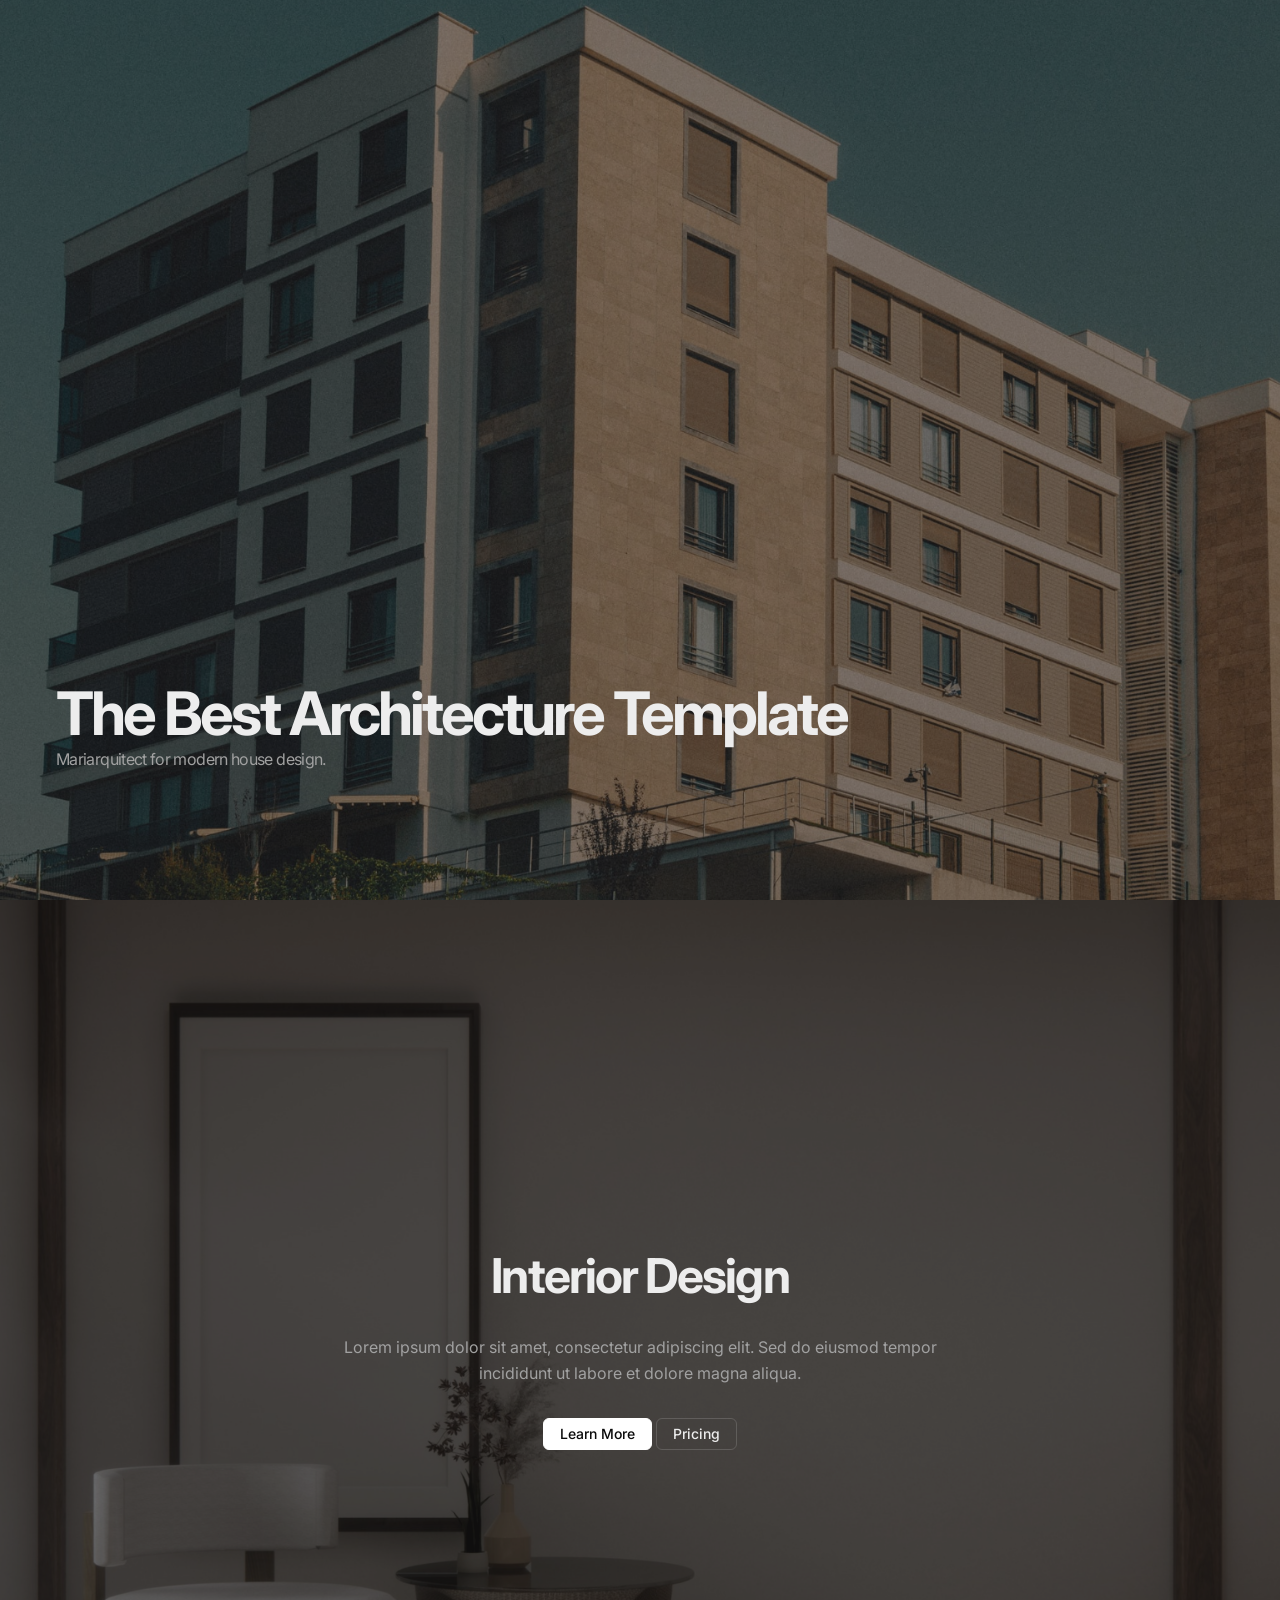
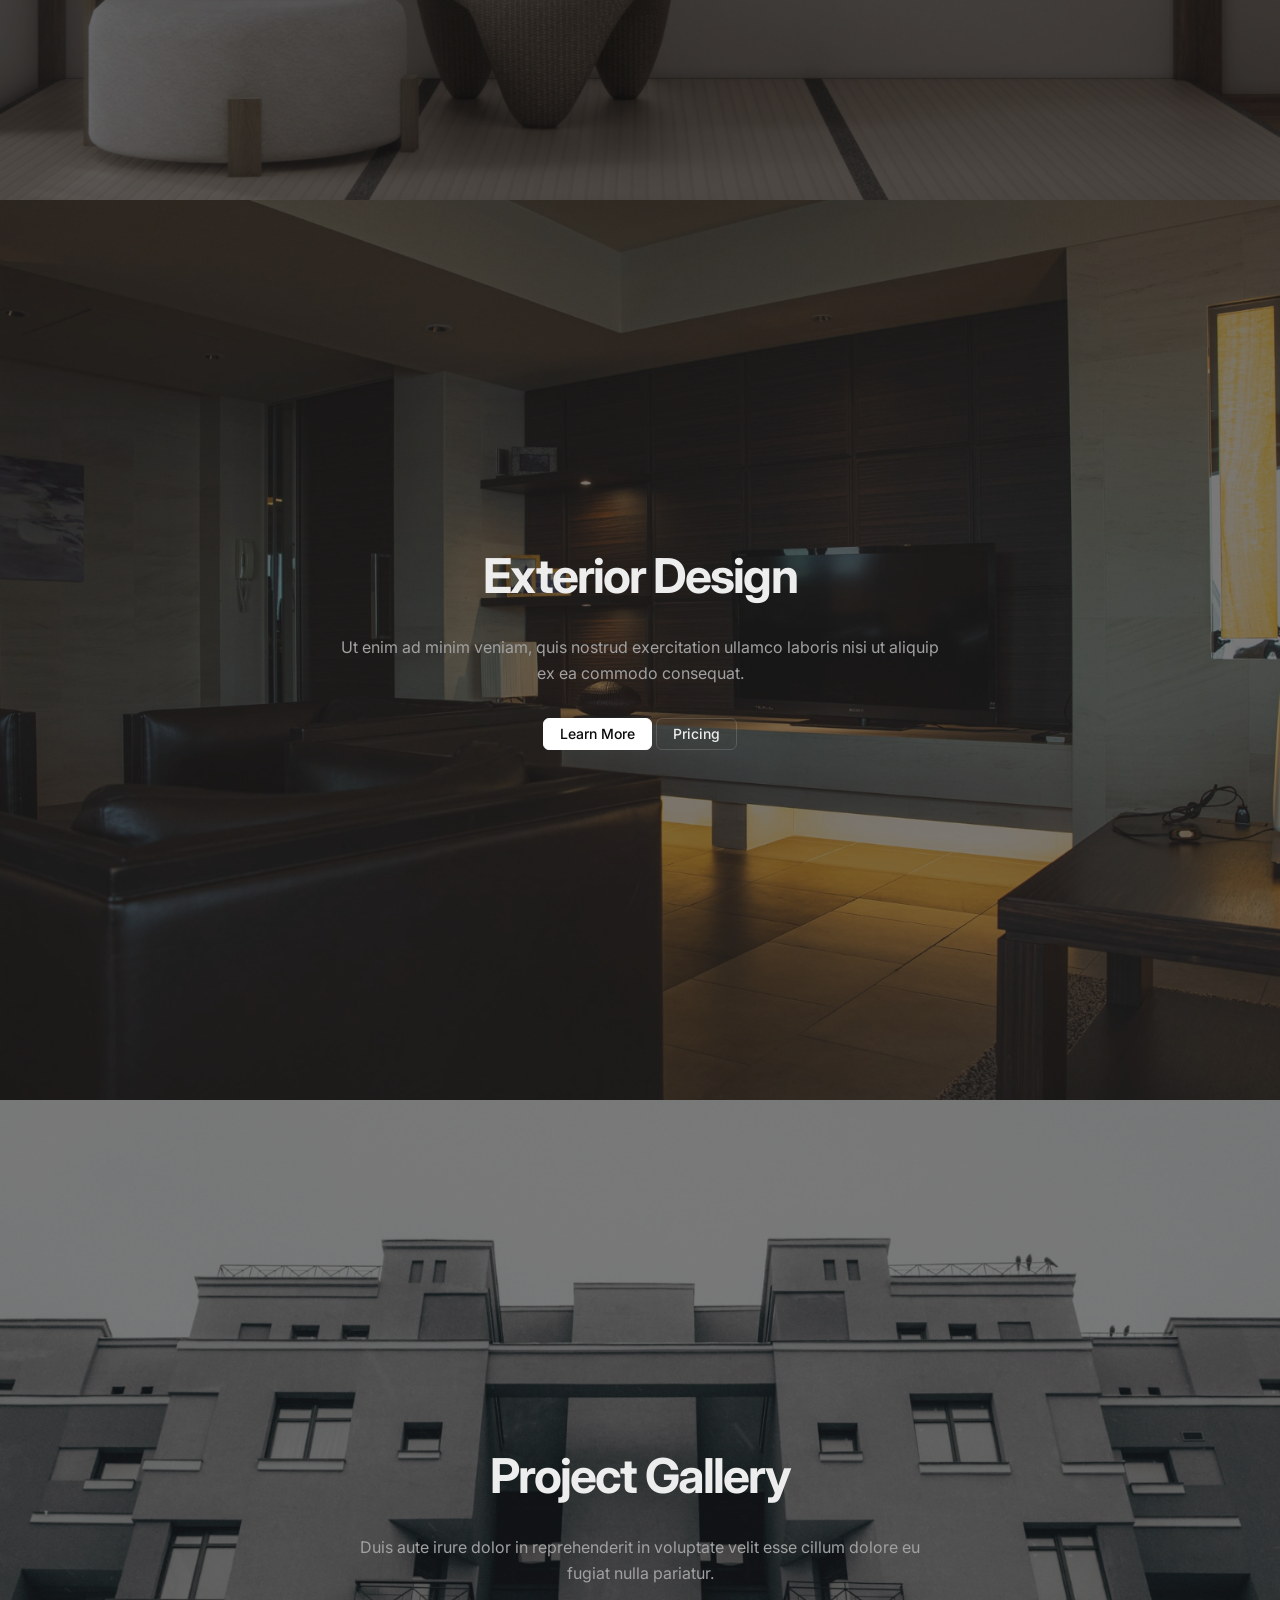
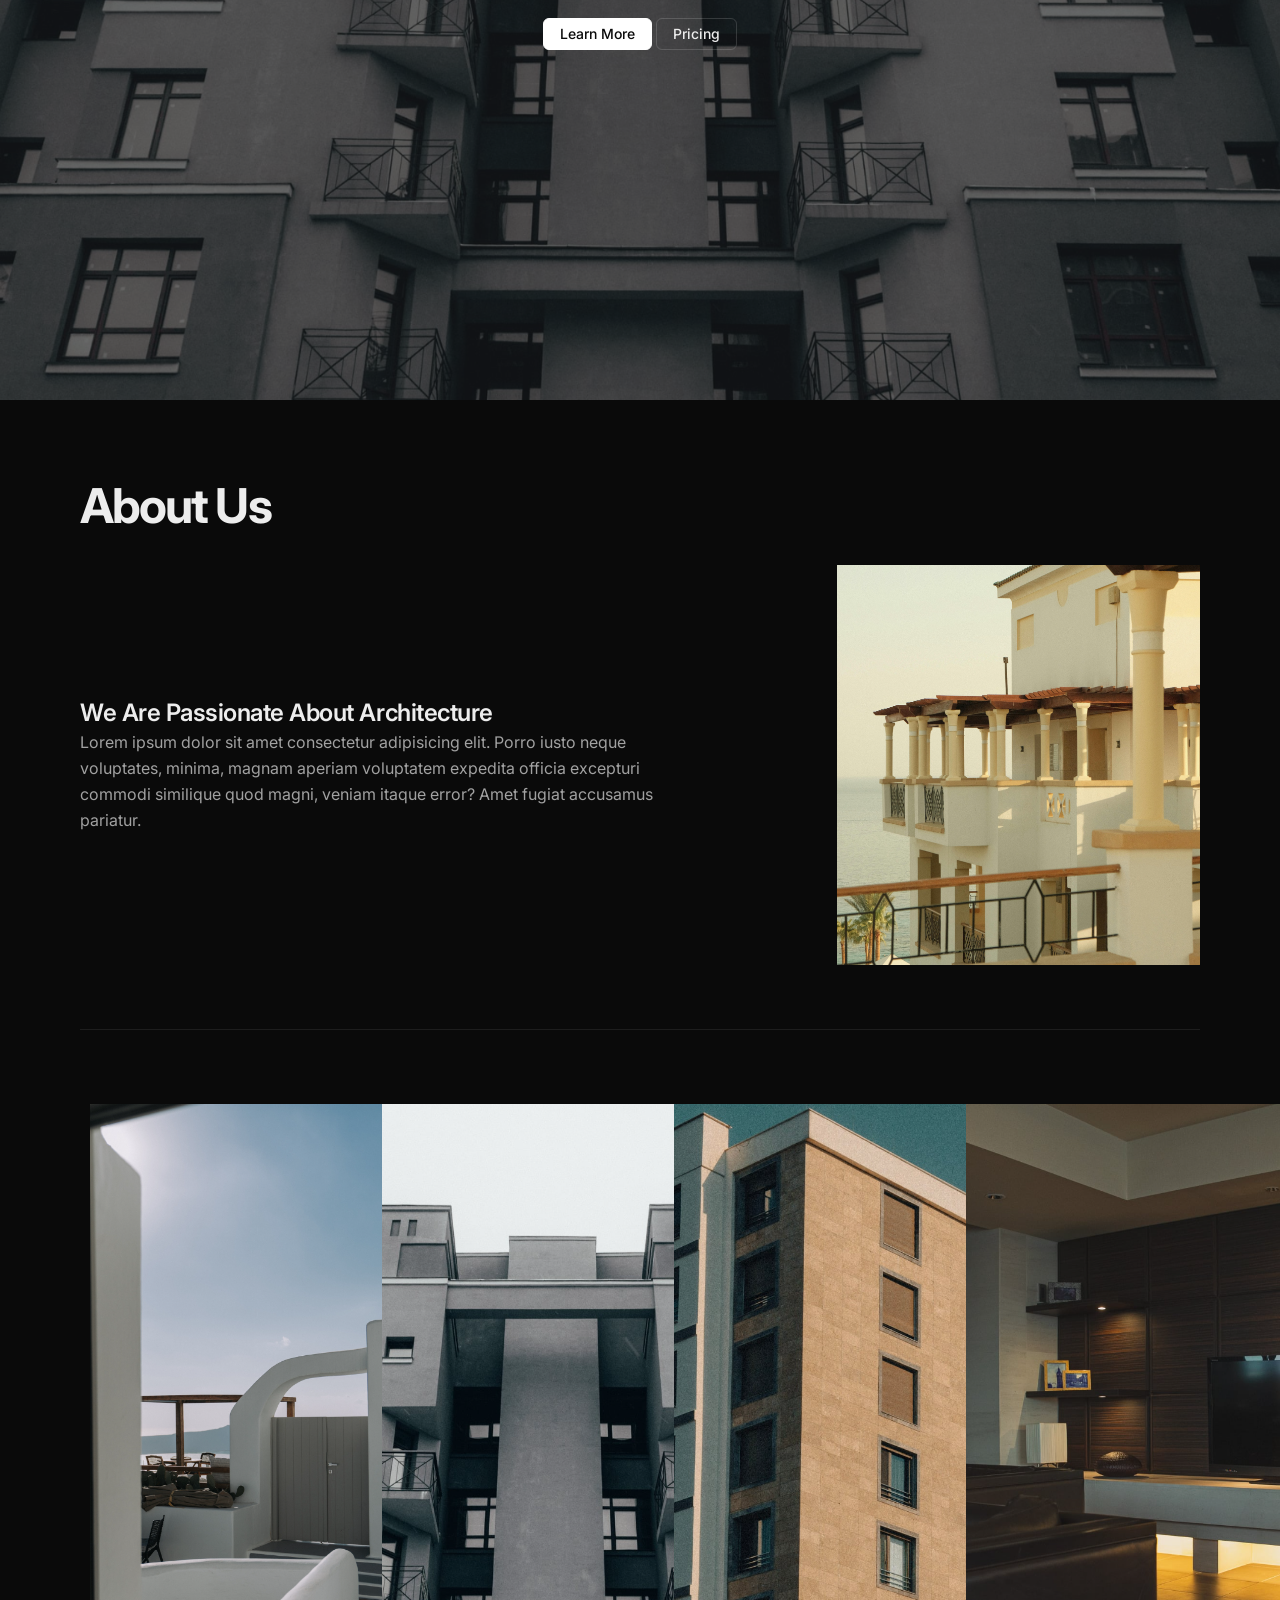
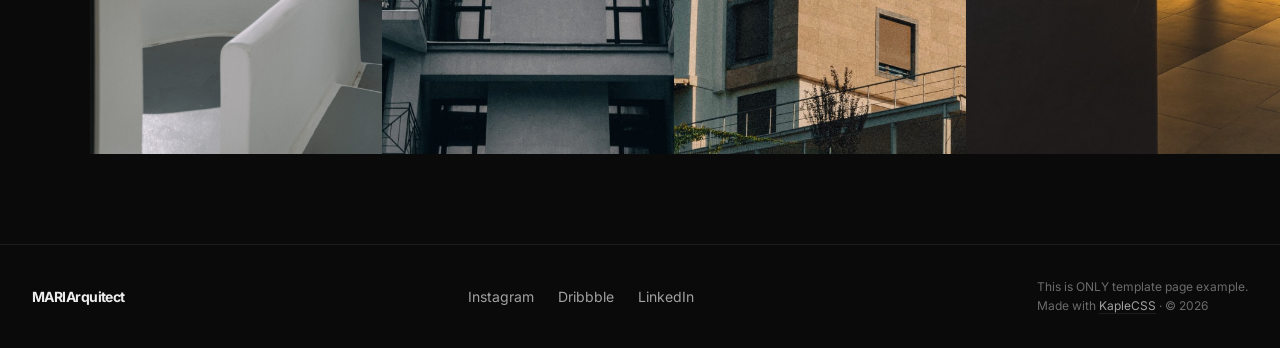
<file: templates/mariarquitect/index.html>
<!DOCTYPE html>
<html lang="en" data-theme="dark">

<head>
    <meta charset="UTF-8">
    <meta name="viewport" content="width=device-width, initial-scale=1.0">
    <link rel="preconnect" href="https://fonts.googleapis.com">
    <link
        href="https://fonts.googleapis.com/css2?family=Inter:wght@300;400;500;600&family=Lora:ital,wght@0,400;0,600;1,400;1,600&family=Fira+Code:wght@400;500&display=swap"
        rel="stylesheet">
    <link rel="stylesheet" href="style.css">
    <title>Mariarquitect Template</title>
</head>

<body>
    <main>
        <section class="hero">
            <div class="text">
                <h1 class="display-1">The Best Architecture Template</h1>
                <p class="tracking-tight text-secondary">Mariarquitect for modern house design.</p>
            </div>
        </section>

        <section class="section">
            <h2 class="display-2">Interior Design</h2>
            <p class="text-secondary">
                Lorem ipsum dolor sit amet, consectetur adipiscing elit. Sed do eiusmod tempor incididunt ut labore et
                dolore magna aliqua.
            </p>
            <div class="btns">
                <button class="btn btn-primary">Learn More</button>
                <button class="btn btn-outline">Pricing</button>
            </div>
        </section>

        <section class="section">
            <h2 class="display-2">Exterior Design</h2>
            <p class="text-secondary">
                Ut enim ad minim veniam, quis nostrud exercitation ullamco laboris nisi ut aliquip ex ea commodo
                consequat.
            </p>
            <div class="btns">
                <button class="btn btn-primary">Learn More</button>
                <button class="btn btn-outline">Pricing</button>
            </div>
        </section>

        <section class="section">
            <h2 class="display-2">Project Gallery</h2>
            <p class="text-secondary">
                Duis aute irure dolor in reprehenderit in voluptate velit esse cillum dolore eu fugiat nulla pariatur.
            </p>
            <div class="btns">
                <button class="btn btn-primary">Learn More</button>
                <button class="btn btn-outline">Pricing</button>
            </div>
        </section>

        <section class="about">
            <h2 class="display-2">About Us</h2>
            <div class="info grid grid-auto gap-4">
                <div class="text col-span-2">
                    <h3 class="display-3">We Are Passionate About Architecture</h3>
                    <p class="text-secondary">
                        Lorem ipsum dolor sit amet consectetur adipisicing elit. Porro iusto neque voluptates, minima,
                        magnam aperiam voluptatem expedita officia excepturi commodi similique quod magni, veniam itaque
                        error? Amet fugiat accusamus pariatur.
                    </p>
                </div>
                <div class="img">
                    <img src="./imgs/about.png" alt="About Us Image">
                </div>
            </div>
            <hr class="mt-8">
            <article class="gallery mt-8 grid grid-auto gap-12">
                <img src="./imgs/image3.png" alt="image">
                <img src="./imgs/image.png" alt="image">
                <img src="./imgs/hero.png" alt="image">
                <img src="./imgs/image2.png" alt="image">
            </article>
        </section>

    </main>
    <footer class="site-footer">
        <div class="footer-logo">MARIArquitect</div>
        <div class="footer-links-row">
            <a href="#">Instagram</a>
            <a href="#">Dribbble</a>
            <a href="#">LinkedIn</a>
        </div>
        <p class="footer-made">
            This is ONLY template page example.
            <br>
            Made with <a href="../../index.html">KapleCSS</a> · © 2026
        </p>
    </footer>
</body>

</html>
</file>
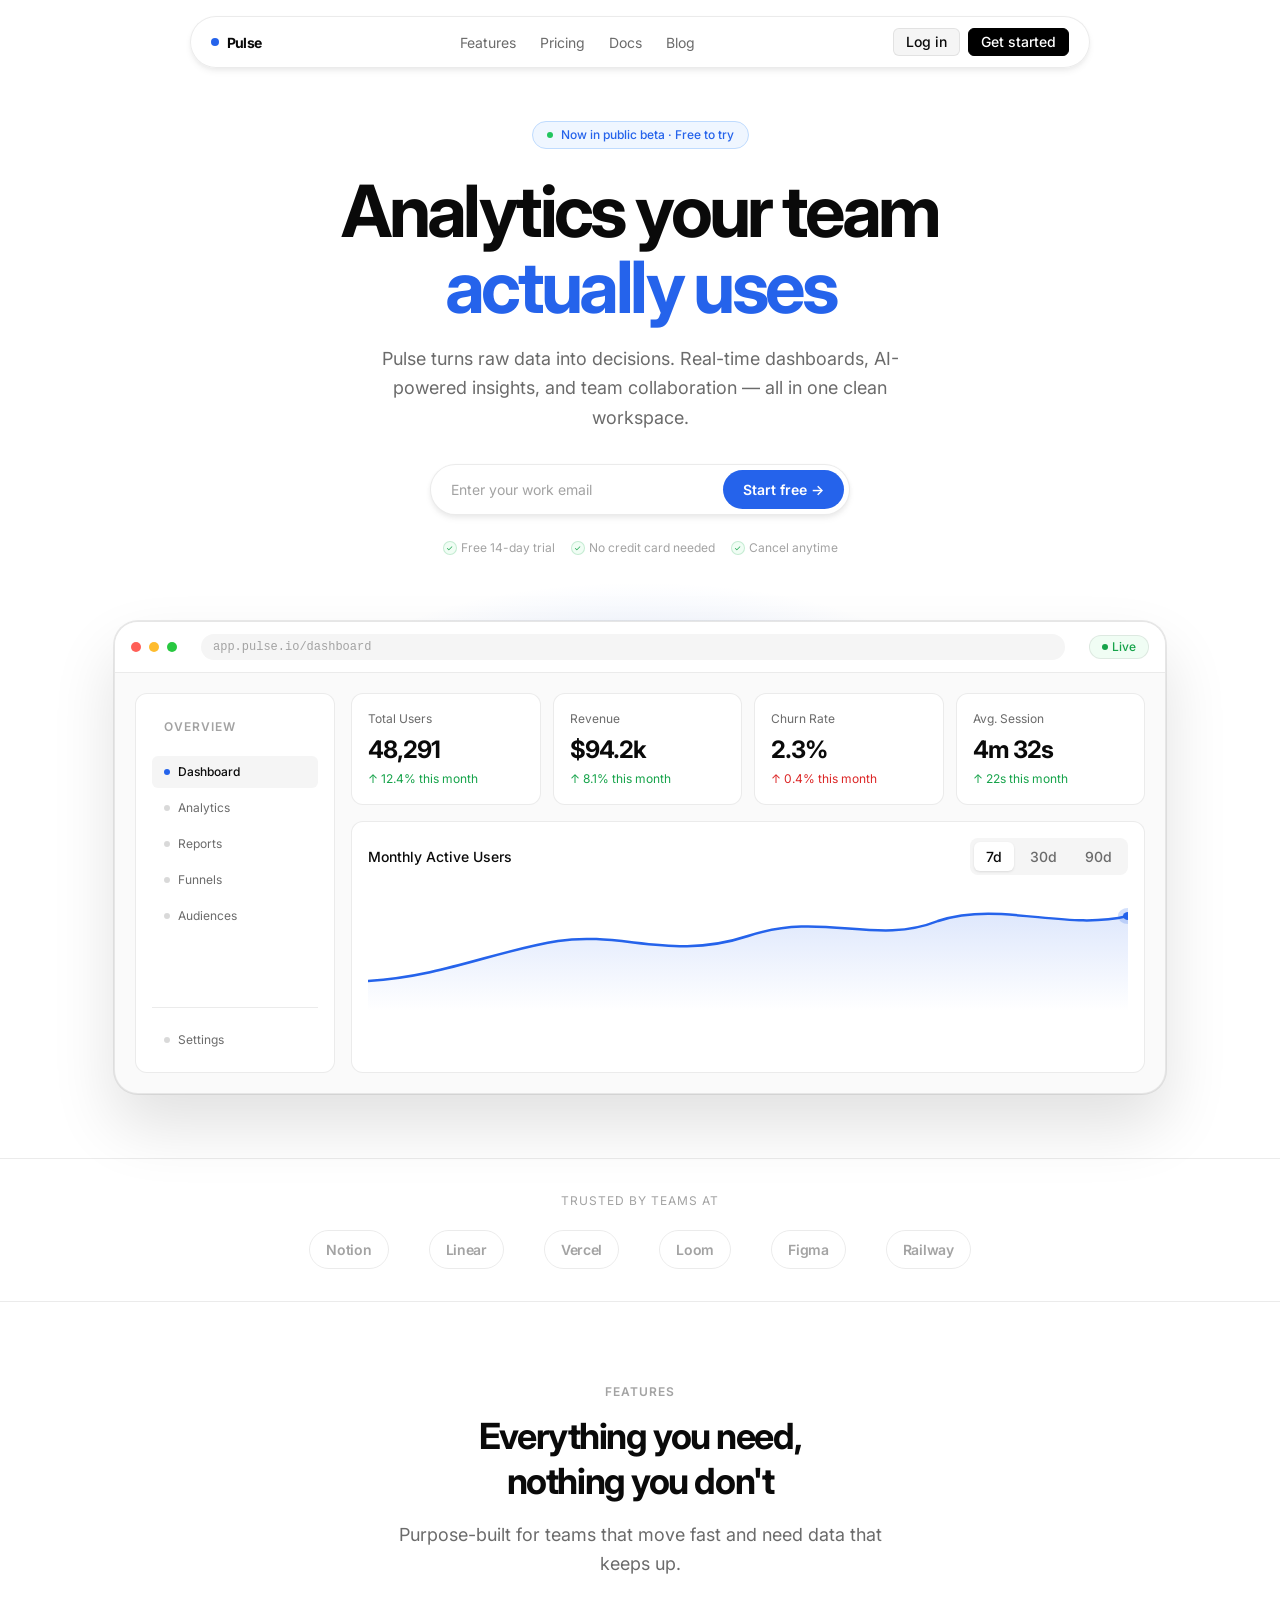
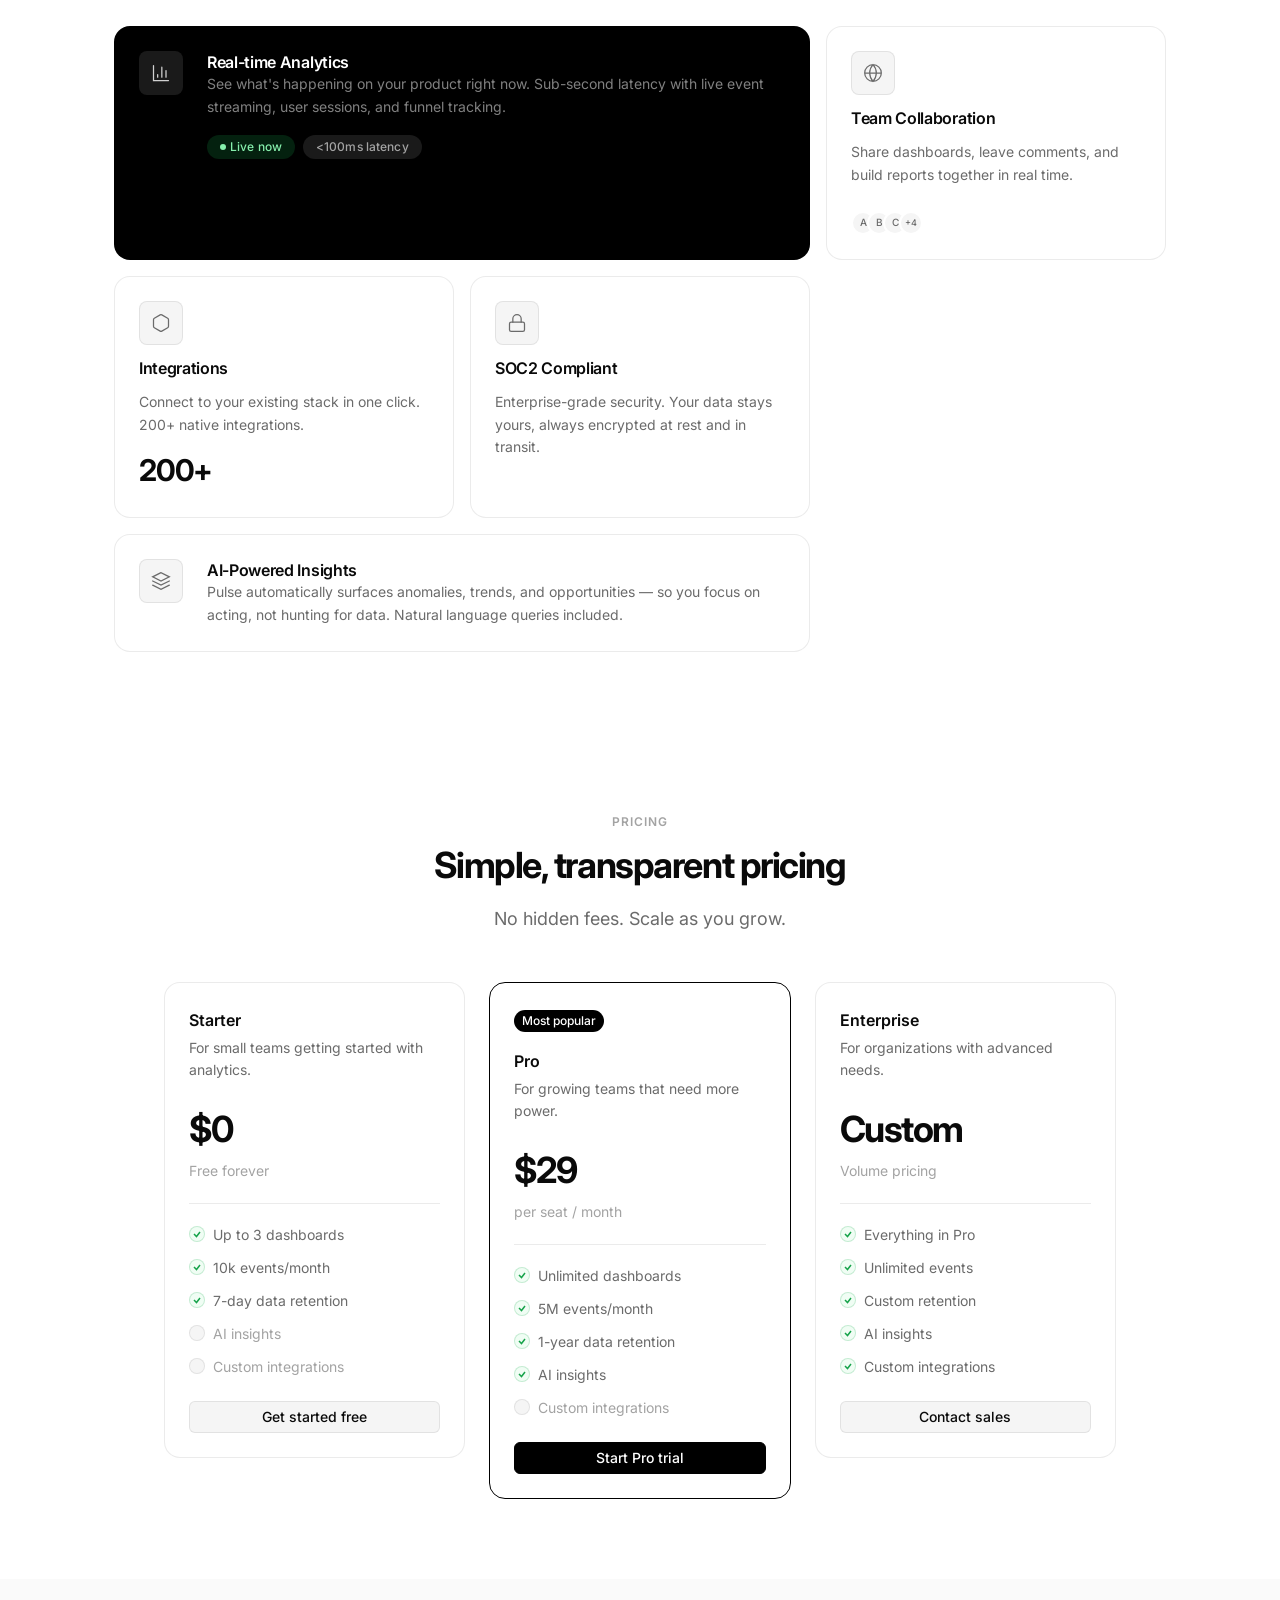
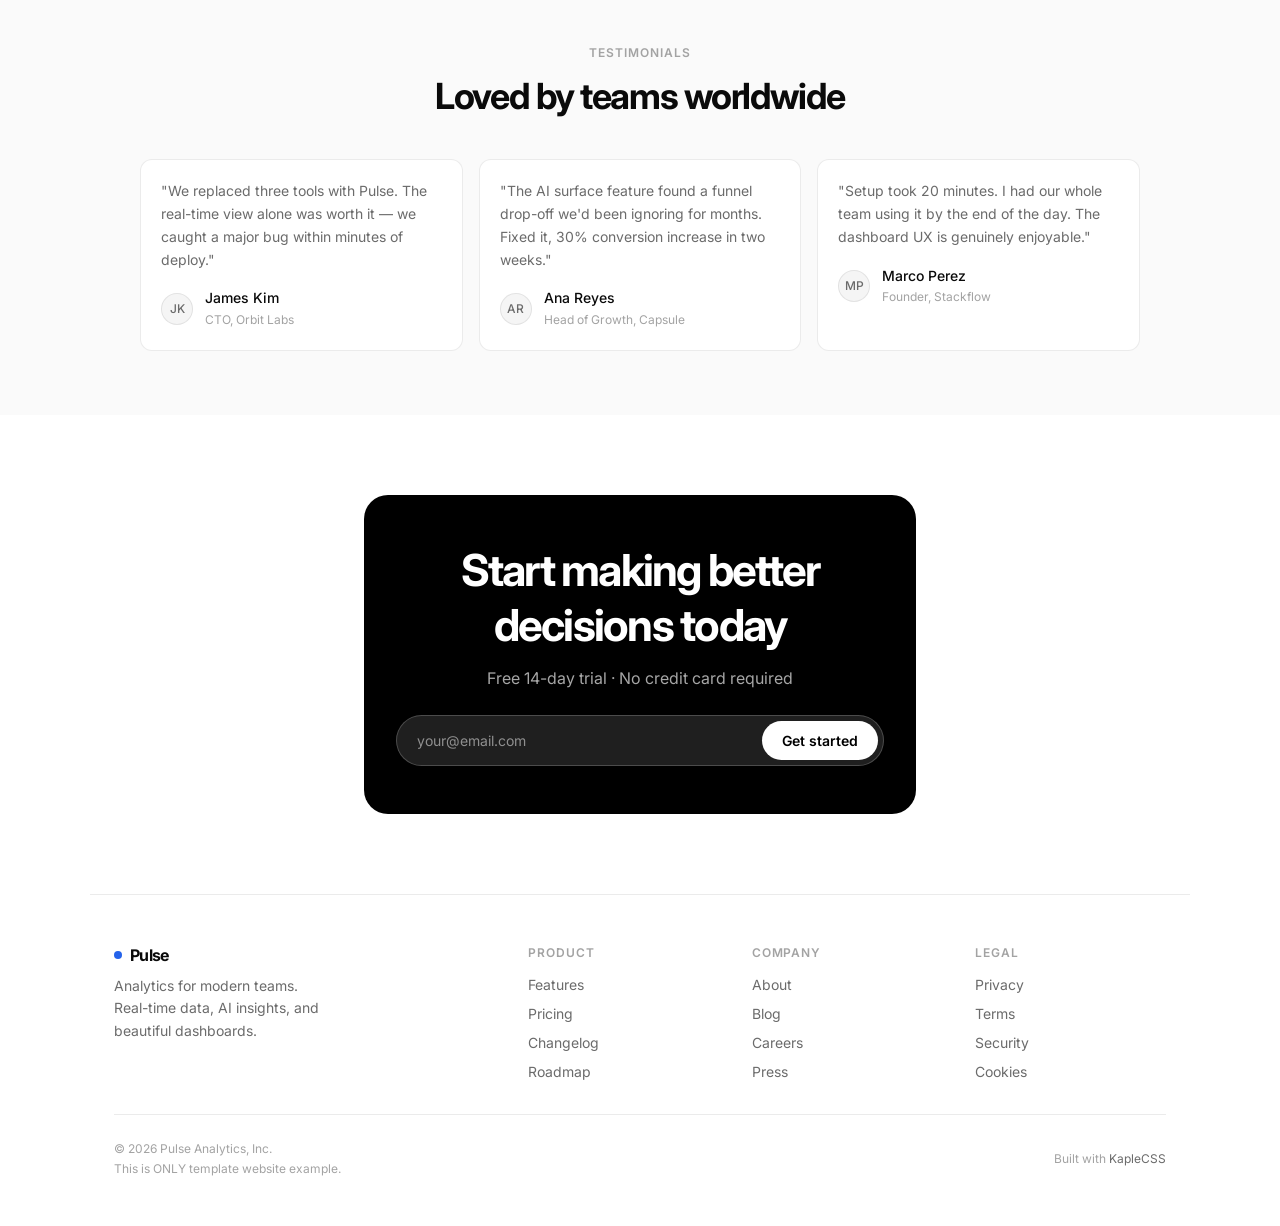
<file: templates/plataform/index.html>
<!DOCTYPE html>
<html lang="en" data-theme="light">
<head>
  <meta charset="UTF-8">
  <meta name="viewport" content="width=device-width, initial-scale=1.0">
  <title>Pulse — Analytics for Modern Teams</title>
  <link rel="preconnect" href="https://fonts.googleapis.com">
  <link href="https://fonts.googleapis.com/css2?family=Inter:wght@300;400;500;600;700;800&display=swap" rel="stylesheet">
  <link rel="stylesheet" href="../../styles/kaple.css">
  <link rel="stylesheet" href="./style.css">
  
</head>
<body>

  <!-- NAV floating pill -->
  <nav class="site-nav">
    <div class="nav-brand">
      <div class="nav-brand-dot"></div>
      Pulse
    </div>
    <div class="nav-links">
      <a href="#features">Features</a>
      <a href="#pricing">Pricing</a>
      <a href="#docs">Docs</a>
      <a href="#blog">Blog</a>
    </div>
    <div class="nav-actions">
      <a href="#" class="btn btn-secondary btn-sm">Log in</a>
      <a href="#" class="btn btn-primary btn-sm">Get started</a>
    </div>
  </nav>

  <!-- HERO -->
  <section class="hero-saas">
    <div class="hero-pill">
      <span class="hero-pill-dot"></span>
      Now in public beta · Free to try
    </div>
    <h1 class="hero-saas-title">
      Analytics your team<br>
      <span class="accent">actually uses</span>
    </h1>
    <p class="hero-saas-desc">
      Pulse turns raw data into decisions. Real-time dashboards, AI-powered
      insights, and team collaboration — all in one clean workspace.
    </p>
    <form class="hero-saas-form" onsubmit="return false">
      <input type="email" placeholder="Enter your work email">
      <button type="submit">Start free →</button>
    </form>
    <div class="hero-trust">
      <div class="hero-trust-item">
        <div class="hero-trust-check">✓</div>
        <span>Free 14-day trial</span>
      </div>
      <div class="hero-trust-item">
        <div class="hero-trust-check">✓</div>
        <span>No credit card needed</span>
      </div>
      <div class="hero-trust-item">
        <div class="hero-trust-check">✓</div>
        <span>Cancel anytime</span>
      </div>
    </div>
  </section>

  <!-- DASHBOARD PREVIEW -->
  <div class="dashboard-wrap">
    <div class="dashboard-glow"></div>
    <div class="dashboard-frame">
      <div class="dashboard-topbar">
        <div class="db-dot" style="background:#ff5f57"></div>
        <div class="db-dot" style="background:#febc2e"></div>
        <div class="db-dot" style="background:#28c840"></div>
        <div class="db-url">app.pulse.io/dashboard</div>
        <div class="badge badge-success badge-dot">Live</div>
      </div>
      <div class="dashboard-content">
        <!-- Sidebar -->
        <div class="db-sidebar">
          <div style="font-size:var(--text-xs);font-weight:var(--weight-semibold);letter-spacing:.08em;text-transform:uppercase;color:var(--color-text-tertiary);padding:var(--space-2) var(--space-3);margin-bottom:var(--space-2)">Overview</div>
          <div class="db-sidebar-item active">
            <div class="db-sidebar-dot" style="background:#2563eb"></div> Dashboard
          </div>
          <div class="db-sidebar-item">
            <div class="db-sidebar-dot" style="background:var(--color-border-strong)"></div> Analytics
          </div>
          <div class="db-sidebar-item">
            <div class="db-sidebar-dot" style="background:var(--color-border-strong)"></div> Reports
          </div>
          <div class="db-sidebar-item">
            <div class="db-sidebar-dot" style="background:var(--color-border-strong)"></div> Funnels
          </div>
          <div class="db-sidebar-item">
            <div class="db-sidebar-dot" style="background:var(--color-border-strong)"></div> Audiences
          </div>
          <div style="margin-top:auto;padding-top:var(--space-4);border-top:1px solid var(--color-border)">
            <div class="db-sidebar-item">
              <div class="db-sidebar-dot" style="background:var(--color-border-strong)"></div> Settings
            </div>
          </div>
        </div>

        <!-- Main -->
        <div class="db-main">
          <div class="db-stats-row">
            <div class="db-stat">
              <div class="db-stat-l">Total Users</div>
              <div class="db-stat-n">48,291</div>
              <div class="db-stat-delta">↑ 12.4% this month</div>
            </div>
            <div class="db-stat">
              <div class="db-stat-l">Revenue</div>
              <div class="db-stat-n">$94.2k</div>
              <div class="db-stat-delta">↑ 8.1% this month</div>
            </div>
            <div class="db-stat">
              <div class="db-stat-l">Churn Rate</div>
              <div class="db-stat-n">2.3%</div>
              <div class="db-stat-delta down">↑ 0.4% this month</div>
            </div>
            <div class="db-stat">
              <div class="db-stat-l">Avg. Session</div>
              <div class="db-stat-n">4m 32s</div>
              <div class="db-stat-delta">↑ 22s this month</div>
            </div>
          </div>
          <div class="db-chart">
            <div class="db-chart-header">
              <span class="db-chart-title">Monthly Active Users</span>
              <div class="tabs-pill">
                <button class="tab active text-xs">7d</button>
                <button class="tab text-xs">30d</button>
                <button class="tab text-xs">90d</button>
              </div>
            </div>
            <!-- SVG chart placeholder -->
            <svg class="chart-svg" viewBox="0 0 600 120" preserveAspectRatio="none">
              <defs>
                <linearGradient id="barGrad" x1="0" y1="0" x2="0" y2="1">
                  <stop offset="0%" stop-color="#2563eb" stop-opacity=".9"/>
                  <stop offset="100%" stop-color="#2563eb" stop-opacity=".3"/>
                </linearGradient>
                <linearGradient id="areaGrad" x1="0" y1="0" x2="0" y2="1">
                  <stop offset="0%" stop-color="#2563eb" stop-opacity=".15"/>
                  <stop offset="100%" stop-color="#2563eb" stop-opacity="0"/>
                </linearGradient>
              </defs>
              <!-- area fill -->
              <path d="M0,90 C60,85 100,60 150,50 C200,40 240,70 300,45 C360,20 400,55 450,30 C500,10 550,40 600,25 L600,120 L0,120 Z" fill="url(#areaGrad)"/>
              <!-- line -->
              <path d="M0,90 C60,85 100,60 150,50 C200,40 240,70 300,45 C360,20 400,55 450,30 C500,10 550,40 600,25" fill="none" stroke="#2563eb" stroke-width="2.5" stroke-linecap="round"/>
              <!-- dot -->
              <circle cx="600" cy="25" r="4" fill="#2563eb"/>
              <circle cx="600" cy="25" r="8" fill="#2563eb" fill-opacity=".2"/>
            </svg>
          </div>
        </div>
      </div>
    </div>
  </div>

  <!-- LOGOS -->
  <div class="logos-section">
    <p class="logos-label">Trusted by teams at</p>
    <div class="logos-row">
      <span class="logo-pill">Notion</span>
      <span class="logo-pill">Linear</span>
      <span class="logo-pill">Vercel</span>
      <span class="logo-pill">Loom</span>
      <span class="logo-pill">Figma</span>
      <span class="logo-pill">Railway</span>
    </div>
  </div>

  <!-- FEATURES BENTO -->
  <section class="features-section" id="features">
    <div class="section-header">
      <p class="section-eyebrow">Features</p>
      <h2 class="section-title">Everything you need,<br>nothing you don't</h2>
      <p class="section-sub">Purpose-built for teams that move fast and need data that keeps up.</p>
    </div>

    <div class="features-bento">
      <div class="fb-card wide dark">
        <div class="fb-icon">
          <svg viewBox="0 0 24 24" fill="none" stroke="currentColor" stroke-width="1.5" stroke-linecap="round">
            <path d="M3 3v18h18"/><path d="M18 17V9M13 17V5M8 17v-3"/>
          </svg>
        </div>
        <div>
          <h3 class="fb-title">Real-time Analytics</h3>
          <p class="fb-desc">See what's happening on your product right now. Sub-second latency with live event streaming, user sessions, and funnel tracking.</p>
          <div class="flex gap-2 mt-4">
            <span class="badge badge-success badge-dot" style="background:rgba(22,163,74,.2);color:#86efac;border-color:transparent">Live now</span>
            <span class="badge" style="background:rgba(255,255,255,.1);color:rgba(255,255,255,.6);border-color:transparent">&lt;100ms latency</span>
          </div>
        </div>
      </div>

      <div class="fb-card">
        <div class="fb-icon">
          <svg viewBox="0 0 24 24" fill="none" stroke="currentColor" stroke-width="1.5" stroke-linecap="round">
            <path d="M12 2a10 10 0 1 0 0 20 10 10 0 0 0 0-20zM2 12h20M12 2a15.3 15.3 0 0 1 4 10 15.3 15.3 0 0 1-4 10 15.3 15.3 0 0 1-4-10 15.3 15.3 0 0 1 4-10z"/>
          </svg>
        </div>
        <h3 class="fb-title">Team Collaboration</h3>
        <p class="fb-desc">Share dashboards, leave comments, and build reports together in real time.</p>
        <div class="avatar-group mt-3">
          <div class="avatar avatar-xs">A</div>
          <div class="avatar avatar-xs">B</div>
          <div class="avatar avatar-xs">C</div>
          <div class="avatar avatar-xs" style="font-size:9px">+4</div>
        </div>
      </div>

      <div class="fb-card">
        <div class="fb-icon">
          <svg viewBox="0 0 24 24" fill="none" stroke="currentColor" stroke-width="1.5" stroke-linecap="round">
            <path d="M21 16V8a2 2 0 0 0-1-1.73l-7-4a2 2 0 0 0-2 0l-7 4A2 2 0 0 0 3 8v8a2 2 0 0 0 1 1.73l7 4a2 2 0 0 0 2 0l7-4A2 2 0 0 0 21 16z"/>
          </svg>
        </div>
        <h3 class="fb-title">Integrations</h3>
        <p class="fb-desc">Connect to your existing stack in one click. 200+ native integrations.</p>
        <div class="fb-stat">200+</div>
      </div>

      <div class="fb-card">
        <div class="fb-icon">
          <svg viewBox="0 0 24 24" fill="none" stroke="currentColor" stroke-width="1.5" stroke-linecap="round">
            <rect x="3" y="11" width="18" height="11" rx="2"/><path d="M7 11V7a5 5 0 0 1 10 0v4"/>
          </svg>
        </div>
        <h3 class="fb-title">SOC2 Compliant</h3>
        <p class="fb-desc">Enterprise-grade security. Your data stays yours, always encrypted at rest and in transit.</p>
      </div>

      <div class="fb-card wide">
        <div class="fb-icon">
          <svg viewBox="0 0 24 24" fill="none" stroke="currentColor" stroke-width="1.5" stroke-linecap="round">
            <path d="M12 2L2 7l10 5 10-5-10-5zM2 17l10 5 10-5M2 12l10 5 10-5"/>
          </svg>
        </div>
        <div>
          <h3 class="fb-title">AI-Powered Insights</h3>
          <p class="fb-desc">Pulse automatically surfaces anomalies, trends, and opportunities — so you focus on acting, not hunting for data. Natural language queries included.</p>
        </div>
      </div>
    </div>
  </section>

  <!-- PRICING -->
  <section class="pricing-section" id="pricing">
    <div class="section-header">
      <p class="section-eyebrow">Pricing</p>
      <h2 class="section-title">Simple, transparent pricing</h2>
      <p class="section-sub">No hidden fees. Scale as you grow.</p>
    </div>
    <div class="grid pricing-grid gap-6">

      <div class="pricing-card">
        <p class="pricing-name">Starter</p>
        <p class="pricing-desc">For small teams getting started with analytics.</p>
        <div class="pricing-price">$0</div>
        <p class="pricing-period">Free forever</p>
        <hr class="pricing-divider">
        <ul class="pricing-features">
          <li class="pricing-feature included">Up to 3 dashboards</li>
          <li class="pricing-feature included">10k events/month</li>
          <li class="pricing-feature included">7-day data retention</li>
          <li class="pricing-feature">AI insights</li>
          <li class="pricing-feature">Custom integrations</li>
        </ul>
        <button class="btn btn-secondary btn-block">Get started free</button>
      </div>

      <div class="pricing-card featured">
        <span class="pricing-badge">Most popular</span>
        <p class="pricing-name">Pro</p>
        <p class="pricing-desc">For growing teams that need more power.</p>
        <div class="pricing-price">$29</div>
        <p class="pricing-period">per seat / month</p>
        <hr class="pricing-divider">
        <ul class="pricing-features">
          <li class="pricing-feature included">Unlimited dashboards</li>
          <li class="pricing-feature included">5M events/month</li>
          <li class="pricing-feature included">1-year data retention</li>
          <li class="pricing-feature included">AI insights</li>
          <li class="pricing-feature">Custom integrations</li>
        </ul>
        <button class="btn btn-primary btn-block">Start Pro trial</button>
      </div>

      <div class="pricing-card">
        <p class="pricing-name">Enterprise</p>
        <p class="pricing-desc">For organizations with advanced needs.</p>
        <div class="pricing-price">Custom</div>
        <p class="pricing-period">Volume pricing</p>
        <hr class="pricing-divider">
        <ul class="pricing-features">
          <li class="pricing-feature included">Everything in Pro</li>
          <li class="pricing-feature included">Unlimited events</li>
          <li class="pricing-feature included">Custom retention</li>
          <li class="pricing-feature included">AI insights</li>
          <li class="pricing-feature included">Custom integrations</li>
        </ul>
        <button class="btn btn-secondary btn-block">Contact sales</button>
      </div>
    </div>
  </section>

  <!-- TESTIMONIALS -->
  <section class="testimonials-section">
    <div class="section-header">
      <p class="section-eyebrow">Testimonials</p>
      <h2 class="section-title">Loved by teams worldwide</h2>
    </div>
    <div class="tgrid">
      <div class="testimonial">
        <p class="testimonial-text">"We replaced three tools with Pulse. The real-time view alone was worth it — we caught a major bug within minutes of deploy."</p>
        <div class="testimonial-author">
          <div class="avatar avatar-sm">JK</div>
          <div><p class="author-name">James Kim</p><p class="author-role">CTO, Orbit Labs</p></div>
        </div>
      </div>
      <div class="testimonial">
        <p class="testimonial-text">"The AI surface feature found a funnel drop-off we'd been ignoring for months. Fixed it, 30% conversion increase in two weeks."</p>
        <div class="testimonial-author">
          <div class="avatar avatar-sm">AR</div>
          <div><p class="author-name">Ana Reyes</p><p class="author-role">Head of Growth, Capsule</p></div>
        </div>
      </div>
      <div class="testimonial">
        <p class="testimonial-text">"Setup took 20 minutes. I had our whole team using it by the end of the day. The dashboard UX is genuinely enjoyable."</p>
        <div class="testimonial-author">
          <div class="avatar avatar-sm">MP</div>
          <div><p class="author-name">Marco Perez</p><p class="author-role">Founder, Stackflow</p></div>
        </div>
      </div>
    </div>
  </section>

  <!-- CTA -->
  <div class="cta-saas">
    <div class="cta-saas-box">
      <h2 class="cta-saas-title">Start making better<br>decisions today</h2>
      <p class="cta-saas-sub">Free 14-day trial · No credit card required</p>
      <form class="cta-saas-form" onsubmit="return false">
        <input type="email" placeholder="your@email.com">
        <button type="submit">Get started</button>
      </form>
    </div>
  </div>

  <!-- FOOTER -->
  <footer class="site-footer">
    <div class="footer-top-row">
      <div>
        <div class="footer-brand-saas">
          <div class="footer-brand-saas-dot"></div>
          Pulse
        </div>
        <p class="footer-brand-desc">Analytics for modern teams. Real-time data, AI insights, and beautiful dashboards.</p>
      </div>
      <div>
        <p class="footer-col-title">Product</p>
        <div class="footer-col-links">
          <a href="#">Features</a><a href="#">Pricing</a>
          <a href="#">Changelog</a><a href="#">Roadmap</a>
        </div>
      </div>
      <div>
        <p class="footer-col-title">Company</p>
        <div class="footer-col-links">
          <a href="#">About</a><a href="#">Blog</a>
          <a href="#">Careers</a><a href="#">Press</a>
        </div>
      </div>
      <div>
        <p class="footer-col-title">Legal</p>
        <div class="footer-col-links">
          <a href="#">Privacy</a><a href="#">Terms</a>
          <a href="#">Security</a><a href="#">Cookies</a>
        </div>
      </div>
    </div>
    <div class="footer-bottom-row">
      <p class="footer-copy">
        © 2026 Pulse Analytics, Inc.
        <br>
        This is ONLY template website example.
      </p>
      <p class="footer-made">Built with <a href="#">KapleCSS</a></p>
    </div>
  </footer>

</body>
</html>
</file>
<file: styles/kaple.css>
:root {
  --color-bg: #ffffff;
  --color-bg-subtle: #fafafa;
  --color-bg-muted: #f5f5f5;
  --color-bg-overlay: rgba(0, 0, 0, 0.04);
  --color-surface: #ffffff;
  --color-surface-2: #f9f9f9;
  --color-border: rgba(0, 0, 0, 0.08);
  --color-border-strong: rgba(0, 0, 0, 0.15);
  --color-border-focus: rgba(0, 0, 0, 0.5);
  --color-text-primary: #0a0a0a;
  --color-text-secondary: #6b6b6b;
  --color-text-tertiary: #a3a3a3;
  --color-text-disabled: #c8c8c8;
  --color-text-inverse: #ffffff;
  --color-accent: #000000;
  --color-accent-hover: #1a1a1a;
  --color-accent-subtle: rgba(0, 0, 0, 0.06);
  --color-success: #16a34a;
  --color-success-bg: #f0fdf4;
  --color-warning: #ca8a04;
  --color-warning-bg: #fefce8;
  --color-danger: #dc2626;
  --color-danger-bg: #fef2f2;
  --color-info: #2563eb;
  --color-info-bg: #eff6ff;
  --font-sans: 'Inter', 'Geist', system-ui, -apple-system, sans-serif;
  --font-mono: 'Geist Mono', 'Fira Code', 'Cascadia Code', monospace;
  --text-xs: 0.75rem;
  --text-sm: 0.875rem;
  --text-base: 1rem;
  --text-lg: 1.125rem;
  --text-xl: 1.25rem;
  --text-2xl: 1.5rem;
  --text-3xl: 1.875rem;
  --text-4xl: 2.25rem;
  --text-5xl: 3rem;
  --text-6xl: 3.75rem;
  --weight-normal: 400;
  --weight-medium: 500;
  --weight-semibold: 600;
  --weight-bold: 700;
  --leading-tight: 1.25;
  --leading-snug: 1.375;
  --leading-normal: 1.5;
  --leading-relaxed: 1.625;
  --tracking-tight: -0.04em;
  --tracking-snug: -0.02em;
  --tracking-normal: 0em;
  --tracking-wide: 0.04em;
  --tracking-wider: 0.08em;
  --space-1: 0.25rem;
  --space-2: 0.5rem;
  --space-3: 0.75rem;
  --space-4: 1rem;
  --space-5: 1.25rem;
  --space-6: 1.5rem;
  --space-8: 2rem;
  --space-10: 2.5rem;
  --space-12: 3rem;
  --space-16: 4rem;
  --space-20: 5rem;
  --space-24: 6rem;
  --radius-xs: 4px;
  --radius-sm: 6px;
  --radius-md: 8px;
  --radius-lg: 12px;
  --radius-xl: 16px;
  --radius-2xl: 24px;
  --radius-full: 9999px;
  --shadow-xs: 0 1px 2px rgba(0, 0, 0, 0.05);
  --shadow-sm: 0 1px 3px rgba(0, 0, 0, 0.07), 0 1px 2px rgba(0, 0, 0, 0.04);
  --shadow-md: 0 4px 6px rgba(0, 0, 0, 0.05), 0 2px 4px rgba(0, 0, 0, 0.04);
  --shadow-lg: 0 10px 15px rgba(0, 0, 0, 0.06), 0 4px 6px rgba(0, 0, 0, 0.04);
  --shadow-xl: 0 20px 25px rgba(0, 0, 0, 0.06), 0 10px 10px rgba(0, 0, 0, 0.03);
  --transition-fast: 100ms ease;
  --transition-base: 150ms ease;
  --transition-slow: 250ms ease;
  --transition-spring: 200ms cubic-bezier(0.34, 1.56, 0.64, 1);
  --container-sm: 640px;
  --container-md: 768px;
  --container-lg: 1024px;
  --container-xl: 1280px;
  --container-2xl: 1536px;
}

@media (prefers-color-scheme: dark) {
  :root {
    --color-bg: #0a0a0a;
    --color-bg-subtle: #111111;
    --color-bg-muted: #1a1a1a;
    --color-bg-overlay: rgba(255, 255, 255, 0.04);
    --color-surface: #111111;
    --color-surface-2: #1a1a1a;
    --color-border: rgba(255, 255, 255, 0.08);
    --color-border-strong: rgba(255, 255, 255, 0.15);
    --color-border-focus: rgba(255, 255, 255, 0.5);
    --color-text-primary: #ededed;
    --color-text-secondary: #a1a1a1;
    --color-text-tertiary: #6b6b6b;
    --color-text-disabled: #404040;
    --color-text-inverse: #0a0a0a;
    --color-accent: #ffffff;
    --color-accent-hover: #e5e5e5;
    --color-accent-subtle: rgba(255, 255, 255, 0.06);
    --shadow-xs: 0 1px 2px rgba(0, 0, 0, 0.3);
    --shadow-sm: 0 1px 3px rgba(0, 0, 0, 0.4), 0 1px 2px rgba(0, 0, 0, 0.3);
    --shadow-md: 0 4px 6px rgba(0, 0, 0, 0.3), 0 2px 4px rgba(0, 0, 0, 0.25);
    --shadow-lg: 0 10px 15px rgba(0, 0, 0, 0.35), 0 4px 6px rgba(0, 0, 0, 0.25);
    --shadow-xl: 0 20px 25px rgba(0, 0, 0, 0.4), 0 10px 10px rgba(0, 0, 0, 0.25);
  }
}
[data-theme=dark] {
  --color-bg: #0a0a0a;
  --color-bg-subtle: #111111;
  --color-bg-muted: #1a1a1a;
  --color-bg-overlay: rgba(255, 255, 255, 0.04);
  --color-surface: #111111;
  --color-surface-2: #1a1a1a;
  --color-border: rgba(255, 255, 255, 0.08);
  --color-border-strong: rgba(255, 255, 255, 0.15);
  --color-border-focus: rgba(255, 255, 255, 0.5);
  --color-text-primary: #ededed;
  --color-text-secondary: #a1a1a1;
  --color-text-tertiary: #6b6b6b;
  --color-text-disabled: #404040;
  --color-text-inverse: #0a0a0a;
  --color-accent: #ffffff;
  --color-accent-hover: #e5e5e5;
  --color-accent-subtle: rgba(255, 255, 255, 0.06);
  --shadow-xs: 0 1px 2px rgba(0, 0, 0, 0.3);
  --shadow-sm: 0 1px 3px rgba(0, 0, 0, 0.4), 0 1px 2px rgba(0, 0, 0, 0.3);
  --shadow-md: 0 4px 6px rgba(0, 0, 0, 0.3), 0 2px 4px rgba(0, 0, 0, 0.25);
  --shadow-lg: 0 10px 15px rgba(0, 0, 0, 0.35), 0 4px 6px rgba(0, 0, 0, 0.25);
  --shadow-xl: 0 20px 25px rgba(0, 0, 0, 0.4), 0 10px 10px rgba(0, 0, 0, 0.25);
}

[data-theme=light] {
  --color-bg: #ffffff;
  --color-bg-subtle: #fafafa;
  --color-bg-muted: #f5f5f5;
  --color-bg-overlay: rgba(0, 0, 0, 0.04);
  --color-surface: #ffffff;
  --color-surface-2: #f9f9f9;
  --color-border: rgba(0, 0, 0, 0.08);
  --color-border-strong: rgba(0, 0, 0, 0.15);
  --color-border-focus: rgba(0, 0, 0, 0.5);
  --color-text-primary: #0a0a0a;
  --color-text-secondary: #6b6b6b;
  --color-text-tertiary: #a3a3a3;
  --color-text-disabled: #c8c8c8;
  --color-text-inverse: #ffffff;
  --color-accent: #000000;
  --color-accent-hover: #1a1a1a;
  --color-accent-subtle: rgba(0, 0, 0, 0.06);
  --shadow-xs: 0 1px 2px rgba(0, 0, 0, 0.05);
  --shadow-sm: 0 1px 3px rgba(0, 0, 0, 0.07), 0 1px 2px rgba(0, 0, 0, 0.04);
  --shadow-md: 0 4px 6px rgba(0, 0, 0, 0.05), 0 2px 4px rgba(0, 0, 0, 0.04);
  --shadow-lg: 0 10px 15px rgba(0, 0, 0, 0.06), 0 4px 6px rgba(0, 0, 0, 0.04);
  --shadow-xl: 0 20px 25px rgba(0, 0, 0, 0.06), 0 10px 10px rgba(0, 0, 0, 0.03);
}

*,
*::before,
*::after {
  box-sizing: border-box;
  margin: 0;
  padding: 0;
}

html {
  font-size: 16px;
  -webkit-text-size-adjust: 100%;
  tab-size: 4;
  scroll-behavior: smooth;
}

body {
  font-family: var(--font-sans);
  font-size: var(--text-base);
  line-height: var(--leading-normal);
  color: var(--color-text-primary);
  background-color: var(--color-bg);
  -webkit-font-smoothing: antialiased;
  -moz-osx-font-smoothing: grayscale;
}

img,
video,
svg {
  display: block;
  max-width: 100%;
}

input,
button,
textarea,
select {
  font: inherit;
}

p,
h1, h2, h3, h4, h5, h6 {
  overflow-wrap: break-word;
}

a {
  color: inherit;
  text-decoration: none;
}

ul, ol {
  list-style: none;
}

button {
  cursor: pointer;
  background: none;
  border: none;
}

table {
  border-collapse: collapse;
}

hr {
  border: none;
  border-top: 1px solid var(--color-border);
}

h1, .h1 {
  font-size: var(--text-4xl);
  font-weight: var(--weight-bold);
  letter-spacing: var(--tracking-tight);
  line-height: var(--leading-tight);
}

h2, .h2 {
  font-size: var(--text-3xl);
  font-weight: var(--weight-semibold);
  letter-spacing: var(--tracking-snug);
  line-height: var(--leading-tight);
}

h3, .h3 {
  font-size: var(--text-2xl);
  font-weight: var(--weight-semibold);
  letter-spacing: var(--tracking-snug);
  line-height: var(--leading-snug);
}

h4, .h4 {
  font-size: var(--text-xl);
  font-weight: var(--weight-medium);
  letter-spacing: var(--tracking-snug);
}

h5, .h5 {
  font-size: var(--text-lg);
  font-weight: var(--weight-medium);
}

h6, .h6 {
  font-size: var(--text-base);
  font-weight: var(--weight-medium);
}

.display-1 {
  font-size: var(--text-6xl);
  font-weight: var(--weight-bold);
  letter-spacing: -0.05em;
  line-height: 1.1;
}

.display-2 {
  font-size: var(--text-5xl);
  font-weight: var(--weight-bold);
  letter-spacing: -0.04em;
  line-height: 1.1;
}

p {
  line-height: var(--leading-relaxed);
}

.text-xs {
  font-size: var(--text-xs);
}

.text-sm {
  font-size: var(--text-sm);
}

.text-base {
  font-size: var(--text-base);
}

.text-lg {
  font-size: var(--text-lg);
}

.text-xl {
  font-size: var(--text-xl);
}

.text-2xl {
  font-size: var(--text-2xl);
}

.text-3xl {
  font-size: var(--text-3xl);
}

.text-4xl {
  font-size: var(--text-4xl);
}

.text-5xl {
  font-size: var(--text-5xl);
}

.text-6xl {
  font-size: var(--text-6xl);
}

.font-normal {
  font-weight: var(--weight-normal);
}

.font-medium {
  font-weight: var(--weight-medium);
}

.font-semibold {
  font-weight: var(--weight-semibold);
}

.font-bold {
  font-weight: var(--weight-bold);
}

.tracking-tight {
  letter-spacing: var(--tracking-tight);
}

.tracking-snug {
  letter-spacing: var(--tracking-snug);
}

.tracking-normal {
  letter-spacing: var(--tracking-normal);
}

.tracking-wide {
  letter-spacing: var(--tracking-wide);
}

.tracking-wider {
  letter-spacing: var(--tracking-wider);
}

.leading-tight {
  line-height: var(--leading-tight);
}

.leading-snug {
  line-height: var(--leading-snug);
}

.leading-normal {
  line-height: var(--leading-normal);
}

.leading-relaxed {
  line-height: var(--leading-relaxed);
}

.text-primary {
  color: var(--color-text-primary);
}

.text-secondary {
  color: var(--color-text-secondary);
}

.text-tertiary {
  color: var(--color-text-tertiary);
}

.text-disabled {
  color: var(--color-text-disabled);
}

.text-inverse {
  color: var(--color-text-inverse);
}

.text-accent {
  color: var(--color-accent);
}

.text-success {
  color: var(--color-success);
}

.text-warning {
  color: var(--color-warning);
}

.text-danger {
  color: var(--color-danger);
}

.text-info {
  color: var(--color-info);
}

.text-left {
  text-align: left;
}

.text-center {
  text-align: center;
}

.text-right {
  text-align: right;
}

.text-balance {
  text-wrap: balance;
}

.text-pretty {
  text-wrap: pretty;
}

.text-nowrap {
  white-space: nowrap;
}

.text-truncate {
  overflow: hidden;
  text-overflow: ellipsis;
  white-space: nowrap;
}

.uppercase {
  text-transform: uppercase;
}

.lowercase {
  text-transform: lowercase;
}

.capitalize {
  text-transform: capitalize;
}

.font-mono {
  font-family: var(--font-mono);
}

code, kbd, pre, samp {
  font-family: var(--font-mono);
  font-size: 0.9em;
}

code {
  background: var(--color-bg-muted);
  border: 1px solid var(--color-border);
  border-radius: var(--radius-xs);
  padding: 0.15em 0.4em;
  font-size: var(--text-sm);
}

pre {
  background: var(--color-bg-muted);
  border: 1px solid var(--color-border);
  border-radius: var(--radius-md);
  padding: var(--space-4);
  overflow-x: auto;
  font-size: var(--text-sm);
  line-height: 1.6;
}
pre code {
  background: transparent;
  border: none;
  padding: 0;
  font-size: inherit;
}

blockquote {
  border-left: 2px solid var(--color-border-strong);
  padding-left: var(--space-4);
  color: var(--color-text-secondary);
  font-size: var(--text-lg);
}

.container {
  width: 100%;
  margin-left: auto;
  margin-right: auto;
  padding-left: var(--space-4);
  padding-right: var(--space-4);
}

.container-sm {
  max-width: var(--container-sm);
}

.container-md {
  max-width: var(--container-md);
}

.container-lg {
  max-width: var(--container-lg);
}

.container-xl {
  max-width: var(--container-xl);
}

.container-2xl {
  max-width: var(--container-2xl);
}

@media (min-width: 640px) {
  .container {
    padding-left: var(--space-6);
    padding-right: var(--space-6);
  }
}
@media (min-width: 1024px) {
  .container {
    padding-left: var(--space-8);
    padding-right: var(--space-8);
  }
}
.grid {
  display: grid;
}

.grid-1 {
  grid-template-columns: repeat(1, 1fr);
}

.grid-2 {
  grid-template-columns: repeat(2, 1fr);
}

.grid-3 {
  grid-template-columns: repeat(3, 1fr);
}

.grid-4 {
  grid-template-columns: repeat(4, 1fr);
}

.grid-6 {
  grid-template-columns: repeat(6, 1fr);
}

.grid-12 {
  grid-template-columns: repeat(12, 1fr);
}

.grid-auto {
  grid-template-columns: repeat(auto-fit, minmax(240px, 1fr));
}

.grid-auto-sm {
  grid-template-columns: repeat(auto-fit, minmax(160px, 1fr));
}

.grid-auto-lg {
  grid-template-columns: repeat(auto-fit, minmax(320px, 1fr));
}

.col-span-1 {
  grid-column: span 1;
}

.col-span-2 {
  grid-column: span 2;
}

.col-span-3 {
  grid-column: span 3;
}

.col-span-4 {
  grid-column: span 4;
}

.col-span-6 {
  grid-column: span 6;
}

.col-span-full {
  grid-column: 1/-1;
}

.row-span-1 {
  grid-row: span 1;
}

.row-span-2 {
  grid-row: span 2;
}

.row-span-3 {
  grid-row: span 3;
}

.gap-1 {
  gap: var(--space-1);
}

.gap-2 {
  gap: var(--space-2);
}

.gap-3 {
  gap: var(--space-3);
}

.gap-4 {
  gap: var(--space-4);
}

.gap-5 {
  gap: var(--space-5);
}

.gap-6 {
  gap: var(--space-6);
}

.gap-8 {
  gap: var(--space-8);
}

.gap-10 {
  gap: var(--space-10);
}

.gap-12 {
  gap: var(--space-12);
}

@media (max-width: 768px) {
  .grid-2,
  .grid-3,
  .grid-4 {
    grid-template-columns: 1fr;
  }
  .sm\:grid-2 {
    grid-template-columns: repeat(2, 1fr);
  }
}
.flex {
  display: flex;
}

.flex-col {
  flex-direction: column;
}

.flex-row {
  flex-direction: row;
}

.flex-wrap {
  flex-wrap: wrap;
}

.items-start {
  align-items: flex-start;
}

.items-center {
  align-items: center;
}

.items-end {
  align-items: flex-end;
}

.items-stretch {
  align-items: stretch;
}

.justify-start {
  justify-content: flex-start;
}

.justify-center {
  justify-content: center;
}

.justify-end {
  justify-content: flex-end;
}

.justify-between {
  justify-content: space-between;
}

.justify-around {
  justify-content: space-around;
}

.flex-1 {
  flex: 1 1 0%;
}

.flex-auto {
  flex: 1 1 auto;
}

.flex-none {
  flex: none;
}

.shrink-0 {
  flex-shrink: 0;
}

.inline-flex {
  display: inline-flex;
}

.block {
  display: block;
}

.inline-block {
  display: inline-block;
}

.hidden {
  display: none;
}

.btn {
  display: inline-flex;
  align-items: center;
  justify-content: center;
  gap: var(--space-2);
  padding: var(--space-2) var(--space-4);
  font-size: var(--text-sm);
  font-weight: var(--weight-medium);
  line-height: 1;
  border-radius: var(--radius-sm);
  border: 1px solid transparent;
  transition: background-color var(--transition-base), border-color var(--transition-base), color var(--transition-base), box-shadow var(--transition-base), opacity var(--transition-base), transform var(--transition-spring);
  cursor: pointer;
  white-space: nowrap;
  text-decoration: none;
  user-select: none;
}
.btn:focus-visible {
  outline: 2px solid var(--color-border-focus);
  outline-offset: 2px;
}
.btn:active {
  transform: scale(0.98);
}
.btn:disabled {
  opacity: 0.4;
  cursor: not-allowed;
  pointer-events: none;
}

.btn-primary {
  background-color: var(--color-accent);
  color: var(--color-text-inverse);
  border-color: var(--color-accent);
}
.btn-primary:hover {
  background-color: var(--color-accent-hover);
  border-color: var(--color-accent-hover);
}

.btn-secondary {
  background-color: var(--color-bg-muted);
  color: var(--color-text-primary);
  border-color: var(--color-border);
}
.btn-secondary:hover {
  background-color: var(--color-bg-overlay);
  border-color: var(--color-border-strong);
}

.btn-ghost {
  background-color: transparent;
  color: var(--color-text-secondary);
  border-color: transparent;
}
.btn-ghost:hover {
  background-color: var(--color-bg-overlay);
  color: var(--color-text-primary);
}

.btn-outline {
  background-color: transparent;
  color: var(--color-text-primary);
  border-color: var(--color-border-strong);
}
.btn-outline:hover {
  background-color: var(--color-accent);
  color: var(--color-text-inverse);
  border-color: var(--color-accent);
}

.btn-danger {
  background-color: var(--color-danger);
  color: #fff;
  border-color: var(--color-danger);
}
.btn-danger:hover {
  opacity: 0.88;
}

.btn-xs {
  padding: var(--space-1) var(--space-2);
  font-size: var(--text-xs);
  border-radius: var(--radius-xs);
}

.btn-sm {
  padding: calc(var(--space-2) - 2px) var(--space-3);
  font-size: var(--text-sm);
}

.btn-lg {
  padding: var(--space-3) var(--space-6);
  font-size: var(--text-base);
  border-radius: var(--radius-md);
}

.btn-xl {
  padding: var(--space-4) var(--space-8);
  font-size: var(--text-lg);
  border-radius: var(--radius-lg);
}

.btn-block {
  width: 100%;
}

.btn-icon {
  padding: var(--space-2);
}

.btn-icon.btn-sm {
  padding: var(--space-1) var(--space-2);
}

.btn-icon.btn-lg {
  padding: var(--space-3);
}

.label {
  display: block;
  font-size: var(--text-sm);
  font-weight: var(--weight-medium);
  color: var(--color-text-primary);
  margin-bottom: var(--space-1);
}

.input,
.textarea,
.select {
  display: block;
  width: 100%;
  padding: var(--space-2) var(--space-3);
  font-size: var(--text-sm);
  font-family: var(--font-sans);
  color: var(--color-text-primary);
  background-color: var(--color-bg);
  border: 1px solid var(--color-border-strong);
  border-radius: var(--radius-sm);
  transition: border-color var(--transition-base), box-shadow var(--transition-base);
  appearance: none;
  -webkit-appearance: none;
  line-height: 1.5;
}
.input::placeholder,
.textarea::placeholder,
.select::placeholder {
  color: var(--color-text-tertiary);
}
.input:hover,
.textarea:hover,
.select:hover {
  border-color: var(--color-border-focus);
}
.input:focus,
.textarea:focus,
.select:focus {
  outline: none;
  border-color: var(--color-accent);
  box-shadow: 0 0 0 3px var(--color-accent-subtle);
}
.input:disabled,
.textarea:disabled,
.select:disabled {
  opacity: 0.5;
  cursor: not-allowed;
  background-color: var(--color-bg-muted);
}

.input-error {
  border-color: var(--color-danger) !important;
}
.input-error:focus {
  box-shadow: 0 0 0 3px rgba(220, 38, 38, 0.12) !important;
}

.textarea {
  resize: vertical;
  min-height: 80px;
}

.select {
  cursor: pointer;
  background-image: url("data:image/svg+xml,%3Csvg xmlns='http://www.w3.org/2000/svg' width='12' height='12' viewBox='0 0 12 12'%3E%3Cpath fill='%236b6b6b' d='M6 8L1 3h10z'/%3E%3C/svg%3E");
  background-repeat: no-repeat;
  background-position: right 10px center;
  padding-right: var(--space-8);
}

.form-group {
  margin-bottom: var(--space-4);
}

.form-hint {
  font-size: var(--text-xs);
  color: var(--color-text-tertiary);
  margin-top: var(--space-1);
}

.form-error {
  font-size: var(--text-xs);
  color: var(--color-danger);
  margin-top: var(--space-1);
}

.checkbox,
.radio {
  display: inline-flex;
  align-items: center;
  gap: var(--space-2);
  cursor: pointer;
  user-select: none;
  font-size: var(--text-sm);
}
.checkbox input,
.radio input {
  width: 16px;
  height: 16px;
  accent-color: var(--color-accent);
  cursor: pointer;
  flex-shrink: 0;
}

.toggle {
  position: relative;
  display: inline-block;
  width: 36px;
  height: 20px;
}
.toggle input {
  opacity: 0;
  width: 0;
  height: 0;
  position: absolute;
}
.toggle input:checked + .toggle-slider {
  background-color: var(--color-accent);
  border-color: var(--color-accent);
}
.toggle input:checked + .toggle-slider::before {
  transform: translateX(16px);
  background-color: var(--color-text-inverse);
}

.toggle-slider {
  position: absolute;
  inset: 0;
  background-color: var(--color-bg-muted);
  border: 1px solid var(--color-border-strong);
  border-radius: var(--radius-full);
  transition: background-color var(--transition-base), border-color var(--transition-base);
  cursor: pointer;
}
.toggle-slider::before {
  content: "";
  position: absolute;
  width: 14px;
  height: 14px;
  left: 2px;
  top: 2px;
  background-color: var(--color-text-tertiary);
  border-radius: 50%;
  transition: transform var(--transition-spring), background-color var(--transition-base);
}

.card {
  background-color: var(--color-surface);
  border: 1px solid var(--color-border);
  border-radius: var(--radius-lg);
  overflow: hidden;
  transition: box-shadow var(--transition-slow), border-color var(--transition-slow), transform var(--transition-slow);
}

.card-hover:hover {
  box-shadow: var(--shadow-lg);
  border-color: var(--color-border-strong);
  transform: translateY(-2px);
}

.card-body {
  padding: var(--space-5);
}

.card-header {
  padding: var(--space-4) var(--space-5);
  border-bottom: 1px solid var(--color-border);
}

.card-footer {
  padding: var(--space-4) var(--space-5);
  border-top: 1px solid var(--color-border);
  background-color: var(--color-bg-subtle);
}

.badge {
  display: inline-flex;
  align-items: center;
  gap: var(--space-1);
  padding: 2px var(--space-3);
  font-size: var(--text-xs);
  font-weight: var(--weight-medium);
  border-radius: var(--radius-full);
  border: 1px solid var(--color-border);
  background: var(--color-bg-subtle);
  color: var(--color-text-secondary);
  letter-spacing: 0.01em;
}
.badge::before {
  display: none;
}

.badge-dot::before {
  display: inline-block;
  content: "";
  width: 6px;
  height: 6px;
  border-radius: 50%;
  background-color: currentColor;
}

.badge-default {
  background: var(--color-bg-muted);
  color: var(--color-text-secondary);
  border-color: var(--color-border);
}

.badge-success {
  background: var(--color-success-bg);
  color: var(--color-success);
}

.badge-warning {
  background: var(--color-warning-bg);
  color: var(--color-warning);
}

.badge-danger {
  background: var(--color-danger-bg);
  color: var(--color-danger);
}

.badge-info {
  background: var(--color-info-bg);
  color: var(--color-info);
}

.badge-accent {
  background: var(--color-accent);
  color: var(--color-text-inverse);
}

.avatar {
  display: inline-flex;
  align-items: center;
  justify-content: center;
  border-radius: 50%;
  background-color: var(--color-bg-muted);
  border: 1px solid var(--color-border);
  font-size: var(--text-sm);
  font-weight: var(--weight-medium);
  color: var(--color-text-secondary);
  overflow: hidden;
  flex-shrink: 0;
  width: 40px;
  height: 40px;
}
.avatar img {
  width: 100%;
  height: 100%;
  object-fit: cover;
}

.avatar-xs {
  width: 24px;
  height: 24px;
  font-size: 10px;
}

.avatar-sm {
  width: 32px;
  height: 32px;
  font-size: var(--text-xs);
}

.avatar-md {
  width: 40px;
  height: 40px;
  font-size: var(--text-sm);
}

.avatar-lg {
  width: 48px;
  height: 48px;
  font-size: var(--text-base);
}

.avatar-xl {
  width: 64px;
  height: 64px;
  font-size: var(--text-lg);
}

.avatar-group {
  display: flex;
}
.avatar-group .avatar {
  border: 2px solid var(--color-bg);
  margin-left: -8px;
}
.avatar-group .avatar:first-child {
  margin-left: 0;
}

.divider {
  display: flex;
  align-items: center;
  gap: var(--space-3);
  color: var(--color-text-tertiary);
  font-size: var(--text-xs);
}
.divider::before, .divider::after {
  content: "";
  flex: 1;
  border-top: 1px solid var(--color-border);
}

.navbar {
  display: flex;
  align-items: center;
  padding: 0 var(--space-6);
  height: 60px;
  border-bottom: 1px solid var(--color-border);
  position: sticky;
  top: 0;
  z-index: 100;
  backdrop-filter: blur(12px);
  -webkit-backdrop-filter: blur(12px);
  background-color: rgba(255, 255, 255, 0.85);
}

@media (prefers-color-scheme: dark) {
  .navbar {
    background-color: rgba(10, 10, 10, 0.85);
  }
}
[data-theme=dark] .navbar {
  background-color: rgba(10, 10, 10, 0.85);
}

.navbar-brand {
  font-size: var(--text-base);
  font-weight: var(--weight-semibold);
  letter-spacing: var(--tracking-tight);
}

.navbar-nav {
  display: flex;
  align-items: center;
  gap: var(--space-1);
}

.nav-link {
  padding: var(--space-1) var(--space-3);
  font-size: var(--text-sm);
  color: var(--color-text-secondary);
  border-radius: var(--radius-sm);
  transition: color var(--transition-base), background-color var(--transition-base);
}
.nav-link:hover {
  color: var(--color-text-primary);
  background-color: var(--color-bg-overlay);
}
.nav-link.active {
  color: var(--color-text-primary);
  font-weight: var(--weight-medium);
}

nav {
  position: fixed;
  top: 0;
  left: 0;
  right: 0;
  z-index: 100;
  display: flex;
  align-items: center;
  justify-content: space-between;
  padding: 0 var(--space-8);
  height: 60px;
  background: rgba(255, 255, 255, 0.85);
  backdrop-filter: blur(16px);
  -webkit-backdrop-filter: blur(16px);
  border-bottom: 1px solid var(--color-border);
  transition: border-color var(--transition-slow), background var(--transition-slow);
}

[data-theme=dark] nav {
  background: rgba(10, 10, 10, 0.85);
}

.nav-logo {
  font-size: var(--text-base);
  font-weight: var(--weight-bold);
  letter-spacing: var(--tracking-tight);
  color: var(--color-text-primary);
}

.nav-links {
  display: flex;
  align-items: center;
  gap: var(--space-1);
}

.nav-actions {
  display: flex;
  align-items: center;
  gap: var(--space-2);
}

@media (max-width: 768px) {
  nav {
    padding: 0 var(--space-4);
  }
  .nav-links {
    display: none;
  }
}
.tabs {
  display: flex;
  border-bottom: 1px solid var(--color-border);
  gap: 0;
}

.tab {
  padding: var(--space-2) var(--space-4);
  font-size: var(--text-sm);
  font-weight: var(--weight-medium);
  color: var(--color-text-secondary);
  border-bottom: 2px solid transparent;
  margin-bottom: -1px;
  transition: color var(--transition-base), border-color var(--transition-base);
  cursor: pointer;
  white-space: nowrap;
}
.tab:hover {
  color: var(--color-text-primary);
}
.tab.active {
  color: var(--color-text-primary);
  border-bottom-color: var(--color-accent);
}

.tabs-pill {
  display: inline-flex;
  background: var(--color-bg-muted);
  border-radius: var(--radius-md);
  padding: var(--space-1);
  gap: var(--space-1);
  border: none;
}
.tabs-pill .tab {
  border: none;
  border-radius: var(--radius-sm);
  margin: 0;
  padding: var(--space-1) var(--space-3);
}
.tabs-pill .tab.active {
  background: var(--color-surface);
  color: var(--color-text-primary);
  box-shadow: var(--shadow-sm);
  border: none;
}

.tooltip-wrapper {
  position: relative;
  display: inline-flex;
}

[data-tooltip] {
  position: relative;
  cursor: default;
}
[data-tooltip]::after {
  content: attr(data-tooltip);
  position: absolute;
  bottom: calc(100% + 6px);
  left: 50%;
  transform: translateX(-50%);
  background: var(--color-text-primary);
  color: var(--color-bg);
  font-size: var(--text-xs);
  padding: var(--space-1) var(--space-2);
  border-radius: var(--radius-xs);
  white-space: nowrap;
  pointer-events: none;
  opacity: 0;
  transition: opacity var(--transition-base);
  z-index: 1000;
}
[data-tooltip]:hover::after {
  opacity: 1;
}

.notice {
  display: flex;
  gap: var(--space-3);
  padding: var(--space-3) var(--space-4);
  border-radius: var(--radius-md);
  font-size: var(--text-sm);
  border: 1px solid transparent;
}

.notice-default {
  background: var(--color-bg-muted);
  border-color: var(--color-border);
  color: var(--color-text-secondary);
}

.notice-success {
  background: var(--color-success-bg);
  border-color: rgba(22, 163, 74, 0.2);
  color: var(--color-success);
}

.notice-warning {
  background: var(--color-warning-bg);
  border-color: rgba(202, 138, 4, 0.2);
  color: var(--color-warning);
}

.notice-danger {
  background: var(--color-danger-bg);
  border-color: rgba(220, 38, 38, 0.2);
  color: var(--color-danger);
}

.notice-info {
  background: var(--color-info-bg);
  border-color: rgba(37, 99, 235, 0.2);
  color: var(--color-info);
}

.table {
  width: 100%;
  font-size: var(--text-sm);
  border-collapse: collapse;
}
.table th {
  text-align: left;
  padding: var(--space-2) var(--space-3);
  font-weight: var(--weight-medium);
  color: var(--color-text-secondary);
  font-size: var(--text-xs);
  letter-spacing: var(--tracking-wide);
  text-transform: uppercase;
  border-bottom: 1px solid var(--color-border);
}
.table td {
  padding: var(--space-3);
  color: var(--color-text-primary);
  border-bottom: 1px solid var(--color-border);
  vertical-align: middle;
}
.table tr:last-child td {
  border-bottom: none;
}

.table-hover tr:hover td {
  background-color: var(--color-bg-subtle);
}

.table-wrapper {
  overflow-x: auto;
  border: 1px solid var(--color-border);
  border-radius: var(--radius-lg);
}

.progress {
  width: 100%;
  height: 4px;
  background: var(--color-bg-muted);
  border-radius: var(--radius-full);
  overflow: hidden;
}

.progress-bar {
  height: 100%;
  background: var(--color-accent);
  border-radius: var(--radius-full);
  transition: width var(--transition-slow);
}

.progress-sm {
  height: 2px;
}

.progress-lg {
  height: 8px;
}

@keyframes skeleton-shimmer {
  0% {
    background-position: -400px 0;
  }
  100% {
    background-position: 400px 0;
  }
}
.skeleton {
  background: linear-gradient(90deg, var(--color-bg-muted) 25%, var(--color-bg-subtle) 50%, var(--color-bg-muted) 75%);
  background-size: 800px 100%;
  animation: skeleton-shimmer 1.5s infinite linear;
  border-radius: var(--radius-sm);
}

.skeleton-text {
  height: 1em;
  margin-bottom: 0.5em;
}

.skeleton-circle {
  border-radius: 50%;
}

.overlay {
  position: fixed;
  inset: 0;
  background: rgba(0, 0, 0, 0.5);
  backdrop-filter: blur(4px);
  -webkit-backdrop-filter: blur(4px);
  z-index: 200;
  display: flex;
  align-items: center;
  justify-content: center;
  padding: var(--space-4);
}

.modal {
  background: var(--color-surface);
  border: 1px solid var(--color-border);
  border-radius: var(--radius-xl);
  box-shadow: var(--shadow-xl);
  width: 100%;
  max-width: 480px;
  overflow: hidden;
}

.modal-header {
  padding: var(--space-5) var(--space-6);
  border-bottom: 1px solid var(--color-border);
  display: flex;
  align-items: center;
  justify-content: space-between;
}

.modal-body {
  padding: var(--space-5) var(--space-6);
}

.modal-footer {
  padding: var(--space-4) var(--space-6);
  border-top: 1px solid var(--color-border);
  display: flex;
  justify-content: flex-end;
  gap: var(--space-2);
  background: var(--color-bg-subtle);
}

.section {
  padding: var(--space-24) 0;
}

.section-sm {
  padding: var(--space-16) 0;
}

.section-lg {
  padding: var(--space-24) 0;
}

.section-header {
  text-align: center;
  margin-bottom: var(--space-12);
}

.section-eyebrow {
  font-size: var(--text-xs);
  font-weight: var(--weight-semibold);
  letter-spacing: var(--tracking-wider);
  text-transform: uppercase;
  color: var(--color-text-tertiary);
  margin-bottom: var(--space-3);
}

.section-title {
  font-size: var(--text-4xl);
  font-weight: var(--weight-bold);
  letter-spacing: var(--tracking-tight);
  line-height: var(--leading-tight);
  margin-bottom: var(--space-4);
}

.section-sub {
  font-size: var(--text-lg);
  color: var(--color-text-secondary);
  max-width: 500px;
  margin: 0 auto;
  line-height: var(--leading-relaxed);
}

@media (max-width: 640px) {
  .section-title {
    font-size: var(--text-3xl);
  }
}
.hero {
  min-height: 100vh;
  display: flex;
  flex-direction: column;
  align-items: center;
  justify-content: center;
  text-align: center;
  padding: 120px var(--space-6) var(--space-24);
  position: relative;
  overflow: hidden;
}
.hero::before {
  content: "";
  position: absolute;
  top: 0;
  left: 50%;
  transform: translateX(-50%);
  width: 600px;
  height: 600px;
  background: radial-gradient(ellipse at center, rgba(0, 0, 0, 0.03) 0%, transparent 70%);
  pointer-events: none;
}

[data-theme=dark] .hero::before {
  background: radial-gradient(ellipse at center, rgba(255, 255, 255, 0.04) 0%, transparent 70%);
}

.hero-eyebrow {
  display: inline-flex;
  align-items: center;
  gap: var(--space-2);
  margin-bottom: var(--space-6);
}

.hero-title {
  font-size: clamp(2.5rem, 6vw, 4.5rem);
  font-weight: var(--weight-bold);
  letter-spacing: -0.05em;
  line-height: 1.05;
  max-width: 780px;
  margin: 0 auto var(--space-6);
}

.hero-subtitle {
  font-size: var(--text-lg);
  color: var(--color-text-secondary);
  max-width: 500px;
  margin: 0 auto var(--space-8);
  line-height: var(--leading-relaxed);
}

.hero-actions {
  display: flex;
  gap: var(--space-3);
  justify-content: center;
  flex-wrap: wrap;
}

.hero-meta {
  margin-top: var(--space-8);
  display: flex;
  align-items: center;
  gap: var(--space-6);
  color: var(--color-text-tertiary);
  font-size: var(--text-sm);
  flex-wrap: wrap;
  justify-content: center;
}
.hero-meta span {
  display: flex;
  align-items: center;
  gap: var(--space-2);
}

@media (max-width: 640px) {
  .hero-title {
    font-size: var(--text-4xl);
  }
}
.logos-bar {
  border-top: 1px solid var(--color-border);
  border-bottom: 1px solid var(--color-border);
  padding: var(--space-8) 0;
}
.logos-bar p {
  text-align: center;
  font-size: var(--text-xs);
  letter-spacing: var(--tracking-wider);
  text-transform: uppercase;
  color: var(--color-text-tertiary);
  margin-bottom: var(--space-6);
}

.logos-list {
  display: flex;
  align-items: center;
  justify-content: center;
  gap: var(--space-10);
  flex-wrap: wrap;
}

.logo-item {
  font-size: var(--text-sm);
  font-weight: var(--weight-semibold);
  letter-spacing: var(--tracking-snug);
  color: var(--color-text-tertiary);
  transition: color var(--transition-base);
}
.logo-item:hover {
  color: var(--color-text-secondary);
}

.features-grid {
  grid-template-columns: repeat(3, 1fr);
}

.feature-card {
  padding: var(--space-6);
  border: 1px solid var(--color-border);
  border-radius: var(--radius-lg);
  transition: border-color var(--transition-slow), transform var(--transition-slow);
}
.feature-card:hover {
  border-color: var(--color-border-strong);
  transform: translateY(-2px);
}

.feature-icon {
  width: 40px;
  height: 40px;
  border-radius: var(--radius-md);
  background: var(--color-bg-muted);
  border: 1px solid var(--color-border);
  display: flex;
  align-items: center;
  justify-content: center;
  margin-bottom: var(--space-4);
}
.feature-icon svg {
  width: 18px;
  height: 18px;
  color: var(--color-text-secondary);
}

.feature-title {
  font-size: var(--text-base);
  font-weight: var(--weight-semibold);
  margin-bottom: var(--space-2);
}

.feature-desc {
  font-size: var(--text-sm);
  color: var(--color-text-secondary);
  line-height: var(--leading-relaxed);
}

@media (max-width: 1024px) {
  .features-grid {
    grid-template-columns: repeat(2, 1fr);
  }
}
@media (max-width: 768px) {
  .features-grid {
    grid-template-columns: 1fr;
  }
}
.code-window {
  border: 1px solid var(--color-border);
  border-radius: var(--radius-xl);
  overflow: hidden;
  box-shadow: var(--shadow-xl);
}

.code-titlebar {
  display: flex;
  align-items: center;
  gap: var(--space-2);
  padding: var(--space-3) var(--space-4);
  background: var(--color-bg-muted);
  border-bottom: 1px solid var(--color-border);
}

.dot {
  width: 10px;
  height: 10px;
  border-radius: 50%;
  background: var(--color-border-strong);
}

.code-body {
  background: var(--color-bg-subtle);
  padding: var(--space-5) var(--space-6);
  font-family: var(--font-mono);
  font-size: var(--text-sm);
  line-height: 1.7;
}

.code-comment {
  color: var(--color-text-tertiary);
}

.code-tag {
  color: #7c6af7;
}

.code-attr {
  color: #2b8a6a;
}

.code-string {
  color: #b56b4a;
}

[data-theme=dark] .code-tag {
  color: #a5a0ff;
}
[data-theme=dark] .code-attr {
  color: #5ccba4;
}
[data-theme=dark] .code-string {
  color: #f09060;
}

.stats-section {
  background: var(--color-bg-subtle);
  border-top: 1px solid var(--color-border);
  border-bottom: 1px solid var(--color-border);
}

.stats-grid {
  grid-template-columns: repeat(4, 1fr);
}

.stat-item {
  text-align: center;
  padding: var(--space-10) var(--space-4);
}

.stat-number {
  font-size: var(--text-4xl);
  font-weight: var(--weight-bold);
  letter-spacing: var(--tracking-tight);
  margin-bottom: var(--space-1);
}

.stat-label {
  font-size: var(--text-sm);
  color: var(--color-text-secondary);
}

@media (max-width: 1024px) {
  .stats-grid {
    grid-template-columns: repeat(2, 1fr);
  }
}
@media (max-width: 640px) {
  .stats-grid {
    grid-template-columns: repeat(2, 1fr);
  }
  .stat-number {
    font-size: var(--text-3xl);
  }
}
.pricing-grid {
  grid-template-columns: repeat(3, 1fr);
  align-items: start;
}

.pricing-card {
  border: 1px solid var(--color-border);
  border-radius: var(--radius-xl);
  padding: var(--space-6);
  background: var(--color-surface);
  transition: transform var(--transition-slow), box-shadow var(--transition-slow);
}
.pricing-card:hover {
  transform: translateY(-4px);
  box-shadow: var(--shadow-xl);
}
.pricing-card.featured {
  border-color: var(--color-accent);
  border-width: 1.5px;
}

.pricing-badge {
  display: inline-block;
  padding: 2px var(--space-2);
  font-size: var(--text-xs);
  font-weight: var(--weight-medium);
  border-radius: var(--radius-full);
  background: var(--color-accent);
  color: var(--color-text-inverse);
  margin-bottom: var(--space-4);
}

.pricing-name {
  font-size: var(--text-base);
  font-weight: var(--weight-semibold);
  margin-bottom: var(--space-1);
}

.pricing-desc {
  font-size: var(--text-sm);
  color: var(--color-text-secondary);
  margin-bottom: var(--space-5);
  line-height: var(--leading-relaxed);
}

.pricing-price {
  font-size: var(--text-4xl);
  font-weight: var(--weight-bold);
  letter-spacing: var(--tracking-tight);
  margin-bottom: var(--space-1);
}

.pricing-period {
  font-size: var(--text-sm);
  color: var(--color-text-tertiary);
  margin-bottom: var(--space-5);
}

.pricing-divider {
  border: none;
  border-top: 1px solid var(--color-border);
  margin: var(--space-5) 0;
}

.pricing-features {
  list-style: none;
  display: flex;
  flex-direction: column;
  gap: var(--space-3);
  margin-bottom: var(--space-6);
}

.pricing-feature {
  display: flex;
  align-items: center;
  gap: var(--space-2);
  font-size: var(--text-sm);
  color: var(--color-text-tertiary);
}
.pricing-feature::before {
  content: "";
  width: 16px;
  height: 16px;
  flex-shrink: 0;
  border-radius: 50%;
  background: var(--color-bg-muted);
  border: 1px solid var(--color-border);
}
.pricing-feature.included {
  color: var(--color-text-secondary);
}
.pricing-feature.included::before {
  background: var(--color-success-bg);
  border-color: rgba(22, 163, 74, 0.2);
  background-image: url("data:image/svg+xml,%3Csvg xmlns='http://www.w3.org/2000/svg' width='10' height='10' viewBox='0 0 10 10'%3E%3Cpath fill='none' stroke='%2316a34a' stroke-width='1.5' d='M2 5l2.5 2.5L8 3'/%3E%3C/svg%3E");
  background-repeat: no-repeat;
  background-position: center;
}

@media (max-width: 900px) {
  .pricing-grid {
    grid-template-columns: 1fr;
    max-width: 480px;
    margin: 0 auto;
  }
}
.testimonials-grid {
  grid-template-columns: repeat(3, 1fr);
}

.testimonial {
  padding: var(--space-5);
  border: 1px solid var(--color-border);
  border-radius: var(--radius-lg);
  background: var(--color-surface);
}

.testimonial-text {
  font-size: var(--text-sm);
  line-height: var(--leading-relaxed);
  color: var(--color-text-secondary);
  margin-bottom: var(--space-4);
}

.testimonial-author {
  display: flex;
  align-items: center;
  gap: var(--space-3);
}

.author-name {
  font-size: var(--text-sm);
  font-weight: var(--weight-medium);
}

.author-role {
  font-size: var(--text-xs);
  color: var(--color-text-tertiary);
}

@media (max-width: 900px) {
  .testimonials-grid {
    grid-template-columns: 1fr;
  }
}
.cta-section {
  text-align: center;
  padding: var(--space-24) var(--space-6);
  border-top: 1px solid var(--color-border);
}

.cta-title {
  font-size: clamp(2rem, 5vw, 3.5rem);
  font-weight: var(--weight-bold);
  letter-spacing: var(--tracking-tight);
  line-height: 1.1;
  margin-bottom: var(--space-4);
}

.cta-sub {
  font-size: var(--text-lg);
  color: var(--color-text-secondary);
  margin-bottom: var(--space-8);
}

.input-row {
  display: flex;
  gap: var(--space-2);
  max-width: 380px;
  margin: 0 auto;
}

@media (max-width: 640px) {
  .cta-title {
    font-size: var(--text-3xl);
  }
  .input-row {
    flex-direction: column;
  }
}
footer {
  border-top: 1px solid var(--color-border);
  padding: var(--space-12) 0;
}

.footer-grid {
  grid-template-columns: 2fr 1fr 1fr 1fr;
  gap: var(--space-8);
  margin-bottom: var(--space-10);
}

.footer-brand-name {
  font-size: var(--text-base);
  font-weight: var(--weight-bold);
  letter-spacing: var(--tracking-tight);
  margin-bottom: var(--space-2);
}

.footer-brand-desc {
  font-size: var(--text-sm);
  color: var(--color-text-secondary);
  line-height: var(--leading-relaxed);
  max-width: 220px;
}

.footer-col-title {
  font-size: var(--text-xs);
  font-weight: var(--weight-semibold);
  letter-spacing: var(--tracking-wider);
  text-transform: uppercase;
  color: var(--color-text-tertiary);
  margin-bottom: var(--space-3);
}

.footer-links {
  display: flex;
  flex-direction: column;
  gap: var(--space-2);
}

.footer-link {
  font-size: var(--text-sm);
  color: var(--color-text-secondary);
  transition: color var(--transition-base);
}
.footer-link:hover {
  color: var(--color-text-primary);
}

.footer-bottom {
  display: flex;
  align-items: center;
  justify-content: space-between;
  padding-top: var(--space-6);
  border-top: 1px solid var(--color-border);
}

.footer-copy {
  font-size: var(--text-xs);
  color: var(--color-text-tertiary);
}

@media (max-width: 1024px) {
  .footer-grid {
    grid-template-columns: 1fr 1fr;
  }
}
@media (max-width: 768px) {
  .footer-grid {
    grid-template-columns: 1fr;
  }
}
@media (max-width: 640px) {
  .footer-bottom {
    flex-direction: column;
    gap: var(--space-3);
    text-align: center;
  }
}
.p-0 {
  padding: 0;
}

.p-1 {
  padding: var(--space-1);
}

.p-2 {
  padding: var(--space-2);
}

.p-3 {
  padding: var(--space-3);
}

.p-4 {
  padding: var(--space-4);
}

.p-5 {
  padding: var(--space-5);
}

.p-6 {
  padding: var(--space-6);
}

.p-8 {
  padding: var(--space-8);
}

.p-10 {
  padding: var(--space-10);
}

.p-12 {
  padding: var(--space-12);
}

.p-16 {
  padding: var(--space-16);
}

.px-0 {
  padding-left: 0;
  padding-right: 0;
}

.px-1 {
  padding-left: var(--space-1);
  padding-right: var(--space-1);
}

.px-2 {
  padding-left: var(--space-2);
  padding-right: var(--space-2);
}

.px-3 {
  padding-left: var(--space-3);
  padding-right: var(--space-3);
}

.px-4 {
  padding-left: var(--space-4);
  padding-right: var(--space-4);
}

.px-5 {
  padding-left: var(--space-5);
  padding-right: var(--space-5);
}

.px-6 {
  padding-left: var(--space-6);
  padding-right: var(--space-6);
}

.px-8 {
  padding-left: var(--space-8);
  padding-right: var(--space-8);
}

.px-10 {
  padding-left: var(--space-10);
  padding-right: var(--space-10);
}

.py-0 {
  padding-top: 0;
  padding-bottom: 0;
}

.py-1 {
  padding-top: var(--space-1);
  padding-bottom: var(--space-1);
}

.py-2 {
  padding-top: var(--space-2);
  padding-bottom: var(--space-2);
}

.py-3 {
  padding-top: var(--space-3);
  padding-bottom: var(--space-3);
}

.py-4 {
  padding-top: var(--space-4);
  padding-bottom: var(--space-4);
}

.py-5 {
  padding-top: var(--space-5);
  padding-bottom: var(--space-5);
}

.py-6 {
  padding-top: var(--space-6);
  padding-bottom: var(--space-6);
}

.py-8 {
  padding-top: var(--space-8);
  padding-bottom: var(--space-8);
}

.py-10 {
  padding-top: var(--space-10);
  padding-bottom: var(--space-10);
}

.py-12 {
  padding-top: var(--space-12);
  padding-bottom: var(--space-12);
}

.py-16 {
  padding-top: var(--space-16);
  padding-bottom: var(--space-16);
}

.py-20 {
  padding-top: var(--space-20);
  padding-bottom: var(--space-20);
}

.py-24 {
  padding-top: var(--space-24);
  padding-bottom: var(--space-24);
}

.pt-0 {
  padding-top: 0;
}

.pt-4 {
  padding-top: var(--space-4);
}

.pt-6 {
  padding-top: var(--space-6);
}

.pt-8 {
  padding-top: var(--space-8);
}

.pb-0 {
  padding-bottom: 0;
}

.pb-4 {
  padding-bottom: var(--space-4);
}

.pb-6 {
  padding-bottom: var(--space-6);
}

.pb-8 {
  padding-bottom: var(--space-8);
}

.pl-0 {
  padding-left: 0;
}

.pl-4 {
  padding-left: var(--space-4);
}

.pl-6 {
  padding-left: var(--space-6);
}

.pl-8 {
  padding-left: var(--space-8);
}

.pr-0 {
  padding-right: 0;
}

.pr-4 {
  padding-right: var(--space-4);
}

.pr-6 {
  padding-right: var(--space-6);
}

.pr-8 {
  padding-right: var(--space-8);
}

.m-0 {
  margin: 0;
}

.m-auto {
  margin: auto;
}

.mx-auto {
  margin-left: auto;
  margin-right: auto;
}

.ml-auto {
  margin-left: auto;
}

.mr-auto {
  margin-right: auto;
}

.mx-0 {
  margin-left: 0;
  margin-right: 0;
}

.mx-1 {
  margin-left: var(--space-1);
  margin-right: var(--space-1);
}

.mx-2 {
  margin-left: var(--space-2);
  margin-right: var(--space-2);
}

.mx-3 {
  margin-left: var(--space-3);
  margin-right: var(--space-3);
}

.mx-4 {
  margin-left: var(--space-4);
  margin-right: var(--space-4);
}

.mx-5 {
  margin-left: var(--space-5);
  margin-right: var(--space-5);
}

.mx-6 {
  margin-left: var(--space-6);
  margin-right: var(--space-6);
}

.mx-8 {
  margin-left: var(--space-8);
  margin-right: var(--space-8);
}

.mx-10 {
  margin-left: var(--space-10);
  margin-right: var(--space-10);
}

.mx-12 {
  margin-left: var(--space-12);
  margin-right: var(--space-12);
}

.my-0 {
  margin-top: 0;
  margin-bottom: 0;
}

.my-1 {
  margin-top: var(--space-1);
  margin-bottom: var(--space-1);
}

.my-2 {
  margin-top: var(--space-2);
  margin-bottom: var(--space-2);
}

.my-3 {
  margin-top: var(--space-3);
  margin-bottom: var(--space-3);
}

.my-4 {
  margin-top: var(--space-4);
  margin-bottom: var(--space-4);
}

.my-5 {
  margin-top: var(--space-5);
  margin-bottom: var(--space-5);
}

.my-6 {
  margin-top: var(--space-6);
  margin-bottom: var(--space-6);
}

.my-8 {
  margin-top: var(--space-8);
  margin-bottom: var(--space-8);
}

.my-10 {
  margin-top: var(--space-10);
  margin-bottom: var(--space-10);
}

.my-12 {
  margin-top: var(--space-12);
  margin-bottom: var(--space-12);
}

.mt-0 {
  margin-top: 0;
}

.mt-1 {
  margin-top: var(--space-1);
}

.mt-2 {
  margin-top: var(--space-2);
}

.mt-3 {
  margin-top: var(--space-3);
}

.mt-4 {
  margin-top: var(--space-4);
}

.mt-5 {
  margin-top: var(--space-5);
}

.mt-6 {
  margin-top: var(--space-6);
}

.mt-8 {
  margin-top: var(--space-8);
}

.mt-10 {
  margin-top: var(--space-10);
}

.mt-12 {
  margin-top: var(--space-12);
}

.mb-0 {
  margin-bottom: 0;
}

.mb-1 {
  margin-bottom: var(--space-1);
}

.mb-2 {
  margin-bottom: var(--space-2);
}

.mb-3 {
  margin-bottom: var(--space-3);
}

.mb-4 {
  margin-bottom: var(--space-4);
}

.mb-5 {
  margin-bottom: var(--space-5);
}

.mb-6 {
  margin-bottom: var(--space-6);
}

.mb-8 {
  margin-bottom: var(--space-8);
}

.mb-10 {
  margin-bottom: var(--space-10);
}

.mb-12 {
  margin-bottom: var(--space-12);
}

.ml-0 {
  margin-left: 0;
}

.ml-1 {
  margin-left: var(--space-1);
}

.ml-2 {
  margin-left: var(--space-2);
}

.ml-3 {
  margin-left: var(--space-3);
}

.ml-4 {
  margin-left: var(--space-4);
}

.ml-5 {
  margin-left: var(--space-5);
}

.ml-6 {
  margin-left: var(--space-6);
}

.ml-8 {
  margin-left: var(--space-8);
}

.ml-10 {
  margin-left: var(--space-10);
}

.ml-12 {
  margin-left: var(--space-12);
}

.mr-0 {
  margin-right: 0;
}

.mr-1 {
  margin-right: var(--space-1);
}

.mr-2 {
  margin-right: var(--space-2);
}

.mr-3 {
  margin-right: var(--space-3);
}

.mr-4 {
  margin-right: var(--space-4);
}

.mr-5 {
  margin-right: var(--space-5);
}

.mr-6 {
  margin-right: var(--space-6);
}

.mr-8 {
  margin-right: var(--space-8);
}

.mr-10 {
  margin-right: var(--space-10);
}

.mr-12 {
  margin-right: var(--space-12);
}

.bg-base {
  background-color: var(--color-bg);
}

.bg-subtle {
  background-color: var(--color-bg-subtle);
}

.bg-muted {
  background-color: var(--color-bg-muted);
}

.bg-overlay {
  background-color: var(--color-bg-overlay);
}

.bg-surface {
  background-color: var(--color-surface);
}

.bg-accent {
  background-color: var(--color-accent);
  color: var(--color-text-inverse);
}

.border {
  border: 1px solid var(--color-border);
}

.border-strong {
  border: 1px solid var(--color-border-strong);
}

.border-t {
  border-top: 1px solid var(--color-border);
}

.border-b {
  border-bottom: 1px solid var(--color-border);
}

.border-l {
  border-left: 1px solid var(--color-border);
}

.border-r {
  border-right: 1px solid var(--color-border);
}

.border-0 {
  border: none;
}

.rounded-xs {
  border-radius: var(--radius-xs);
}

.rounded-sm {
  border-radius: var(--radius-sm);
}

.rounded {
  border-radius: var(--radius-md);
}

.rounded-lg {
  border-radius: var(--radius-lg);
}

.rounded-xl {
  border-radius: var(--radius-xl);
}

.rounded-2xl {
  border-radius: var(--radius-2xl);
}

.rounded-full {
  border-radius: var(--radius-full);
}

.shadow-xs {
  box-shadow: var(--shadow-xs);
}

.shadow-sm {
  box-shadow: var(--shadow-sm);
}

.shadow {
  box-shadow: var(--shadow-md);
}

.shadow-lg {
  box-shadow: var(--shadow-lg);
}

.shadow-xl {
  box-shadow: var(--shadow-xl);
}

.shadow-none {
  box-shadow: none;
}

.w-full {
  width: 100%;
}

.w-auto {
  width: auto;
}

.h-full {
  height: 100%;
}

.h-auto {
  height: auto;
}

.h-screen {
  height: 100vh;
}

.min-h-screen {
  min-height: 100vh;
}

.overflow-hidden {
  overflow: hidden;
}

.overflow-auto {
  overflow: auto;
}

.overflow-x-auto {
  overflow-x: auto;
}

.relative {
  position: relative;
}

.absolute {
  position: absolute;
}

.fixed {
  position: fixed;
}

.sticky {
  position: sticky;
}

.inset-0 {
  inset: 0;
}

.top-0 {
  top: 0;
}

.z-10 {
  z-index: 10;
}

.z-50 {
  z-index: 50;
}

.z-100 {
  z-index: 100;
}

.cursor-pointer {
  cursor: pointer;
}

.select-none {
  user-select: none;
}

.pointer-events-none {
  pointer-events: none;
}

.opacity-0 {
  opacity: 0;
}

.opacity-50 {
  opacity: 0.5;
}

.opacity-75 {
  opacity: 0.75;
}

.opacity-100 {
  opacity: 1;
}

.transition {
  transition: all var(--transition-base);
}

.transition-colors {
  transition: color var(--transition-base), background-color var(--transition-base), border-color var(--transition-base);
}

.transition-transform {
  transition: transform var(--transition-base);
}

.scale-95 {
  transform: scale(0.95);
}

.scale-100 {
  transform: scale(1);
}

.scale-105 {
  transform: scale(1.05);
}

.blur-sm {
  filter: blur(4px);
}

.blur {
  filter: blur(8px);
}

.text-gradient {
  background: linear-gradient(135deg, var(--color-text-primary) 0%, var(--color-text-tertiary) 100%);
  -webkit-background-clip: text;
  -webkit-text-fill-color: transparent;
  background-clip: text;
}

.glass {
  background: rgba(255, 255, 255, 0.7);
  backdrop-filter: blur(12px);
  -webkit-backdrop-filter: blur(12px);
  border: 1px solid rgba(255, 255, 255, 0.3);
}

[data-theme=dark] .glass {
  background: rgba(10, 10, 10, 0.7);
  border: 1px solid rgba(255, 255, 255, 0.08);
}

.noise::after {
  content: "";
  position: absolute;
  inset: 0;
  opacity: 0.025;
  pointer-events: none;
  background-image: url("data:image/svg+xml,%3Csvg viewBox='0 0 256 256' xmlns='http://www.w3.org/2000/svg'%3E%3Cfilter id='noise'%3E%3CfeTurbulence type='fractalNoise' baseFrequency='0.9' numOctaves='4' stitchTiles='stitch'/%3E%3C/filter%3E%3Crect width='100%25' height='100%25' filter='url(%23noise)'/%3E%3C/svg%3E");
  background-repeat: repeat;
  border-radius: inherit;
}

@keyframes gradient-shift {
  0% {
    background-position: 0% 50%;
  }
  50% {
    background-position: 100% 50%;
  }
  100% {
    background-position: 0% 50%;
  }
}
.gradient-animated {
  background: linear-gradient(-45deg, #f5f5f5, #e8e8e8, #f0f0f0, #fafafa);
  background-size: 400% 400%;
  animation: gradient-shift 8s ease infinite;
}

.focus-ring:focus-visible {
  outline: 2px solid var(--color-border-focus);
  outline-offset: 2px;
}

.sr-only {
  position: absolute;
  width: 1px;
  height: 1px;
  padding: 0;
  margin: -1px;
  overflow: hidden;
  clip: rect(0, 0, 0, 0);
  white-space: nowrap;
  border-width: 0;
}

@media (max-width: 640px) {
  .hide-sm {
    display: none !important;
  }
}
@media (max-width: 768px) {
  .hide-md {
    display: none !important;
  }
}
@media (max-width: 1024px) {
  .hide-lg {
    display: none !important;
  }
}
@media (min-width: 641px) {
  .show-sm {
    display: none !important;
  }
}
@keyframes fade-up {
  from {
    opacity: 0;
    transform: translateY(16px);
  }
  to {
    opacity: 1;
    transform: translateY(0);
  }
}
@keyframes fade-in {
  from {
    opacity: 0;
  }
  to {
    opacity: 1;
  }
}
@keyframes slide-up {
  from {
    opacity: 0;
    transform: translateY(24px);
  }
  to {
    opacity: 1;
    transform: translateY(0);
  }
}
@keyframes scale-in {
  from {
    opacity: 0;
    transform: scale(0.95);
  }
  to {
    opacity: 1;
    transform: scale(1);
  }
}
@keyframes gradient-shift {
  0% {
    background-position: 0% 50%;
  }
  50% {
    background-position: 100% 50%;
  }
  100% {
    background-position: 0% 50%;
  }
}
@keyframes skeleton-shimmer {
  0% {
    background-position: -400px 0;
  }
  100% {
    background-position: 400px 0;
  }
}
.animate {
  animation: fade-up 0.6s ease forwards;
}

.delay-1 {
  animation-delay: 0.1s;
  opacity: 0;
}

.delay-2 {
  animation-delay: 0.2s;
  opacity: 0;
}

.delay-3 {
  animation-delay: 0.3s;
  opacity: 0;
}

.delay-4 {
  animation-delay: 0.4s;
  opacity: 0;
}

.delay-5 {
  animation-delay: 0.5s;
  opacity: 0;
}

.fade-in {
  animation: fade-in 0.4s ease forwards;
}

.slide-up {
  animation: slide-up 0.5s cubic-bezier(0.22, 1, 0.36, 1) forwards;
}

.scale-in {
  animation: scale-in 0.3s ease forwards;
}
</file>
<file: landing/assets/styles/style.css>
/* ─────────────────────────────────────────
   KapleCSS Landing — style.css
   Requiere kaple.css enlazado antes
───────────────────────────────────────── */

:root {
  --ff-sans: 'Inter', system-ui, sans-serif;
  --ff-serif: 'Lora', Georgia, serif;
  --ff-mono: 'Fira Code', monospace;
  --main-color: #660708;
}

/* ── BODY / SKY GRADIENT ── */
body {
  font-family: var(--ff-sans);
  max-width: 1450px;
  margin: 0 auto;
  padding: 0;
  background-color: white;

  min-height: 100vh;
  /*background-attachment: fixed;*/
  -webkit-font-smoothing: antialiased;

  background: linear-gradient(rgba(61, 61, 61, 0.025) 1px, transparent 1px), linear-gradient(90deg, rgba(61, 61, 61, 0.025) 1px, transparent 1px), var(--color-bg);
  background-size: 80px 80px;
}

.mark-important {
  color: var(--main-color);
}

/* ── NAV ── */
nav {
  display: flex;
  align-items: center;
  justify-content: space-between;
  padding: 1.5rem 2.5rem;
  width: 100%;
  max-width: 775px;
  margin: 0 auto;
  border-radius: 10px;
}

.nav-tags {
  display: flex;
  gap: 1.5rem;
  align-items: center;
}

.logo {
  font-size: 1.25rem;
  font-weight: 700;
  color: #1a1916;
  display: flex;
  align-items: center;
  gap: 8px;
}

.logo img {
  width: 28px;
  height: 28px;
  object-fit: contain;
}



.burger {
  display: none;
  background: transparent;
  border: 1px solid rgba(0, 0, 0, .12);
  padding: 8px 14px;
  border-radius: 6px;
  font-size: .875rem;
  font-weight: 500;

  &:hover {
    background: rgba(0, 0, 0, .04);
  }
}

@media screen and (max-width: 850px) {
  nav .nav-tags {
    display: none;
  }

  .burger {
    display: block;
  }
}

aside {
  display: none;
  position: fixed;
  top: 0;
  left: 0;
  z-index: 1000;
  background: rgba(0, 0, 0, .5);
  backdrop-filter: blur(4px);
  height: 100dvh;
  width: 100dvw;
}

aside .menu-container {
  width: 100%;
  max-width: 500px;
  height: 100%;
  background-color: white;
  display: flex;
  flex-direction: column;
  justify-content: space-between;
}

aside .mobile-menu-header {
  flex: 0.4;
  display: flex;
  align-items: center;
  justify-content: space-between;
  padding: 1.5rem 2rem;
}

aside .mobile-menu-tags {
  flex: 5;
  display: flex;
  flex-direction: column;
  gap: 1.5rem;
}

aside ul {
  color: #1a1916;

  li {
    padding: 1.5rem 2rem;
    border-bottom: 1px solid rgba(255, 255, 255, .12);
    font-size: 1.125rem;
    font-weight: 500;
    transition: background .15s;

    &:hover {
      background: var(--main-color);
      color: white;
    }
  }
}

aside .mobile-menu-footer {
  flex: 0.5;
  display: flex;
  gap: 1.5rem;
  padding: 1.5rem 2rem;
  border-top: 1px solid rgba(122, 4, 4, 0.055)
}

.open {
  display: block;
}


/* ── HERO ── */
.hero {
  display: flex;
  flex-direction: column;
  align-items: center;
  text-align: center;
  padding: 6rem 1.5rem 5rem;
  max-width: 680px;
  margin: 0 auto;
}

.hero-icon {
  width: 54px;
  height: 54px;
  border-radius: 50%;
  background: #ffffff;
  display: flex;
  align-items: center;
  justify-content: center;
  padding: 6px;
  margin-bottom: 1.75rem;
  box-shadow: 0 4px 16px rgba(0, 0, 0, .18);
}

.hero-icon img {
  width: 100%;
  height: 100%;
  object-fit: contain;
  filter: saturate(150%);
}

.hero .display-1 {
  font-size: clamp(2.5rem, 6vw, 3.75rem);
  font-weight: 600;
  letter-spacing: -.05em;
  line-height: 1.08;
  margin-bottom: 1.25rem;
}

.hero .display-1 em {
  font-family: var(--ff-serif);
  font-style: italic;
  font-weight: 400;
  color: #9a9690;
}

/* .text-primary ya viene del framework, lo sobreescribimos levemente */
.hero .text-primary {
  color: #9a9690 !important;
}

.hero p {
  font-size: 1rem;
  color: #7a7874;
  line-height: 1.7;
  max-width: 440px;
  margin: 0 auto 2rem;
}

.hero-actions {
  display: flex;
  gap: .625rem;
  flex-wrap: wrap;
  justify-content: center;
  margin-top: .25rem;
}

/* Sobrescribir btn del framework para el hero */
.hero .btn {
  border-radius: 999px;
  font-size: .875rem;
  font-weight: 600;
  padding: 10px 22px;
  transition: opacity .15s, transform .2s cubic-bezier(.34, 1.56, .64, 1);
}

.hero .btn:hover {
  opacity: .85;
  transform: scale(.98);
}

.hero .btn-primary {
  background: #1a1916;
  color: #fff;
  border-color: #1a1916;
}

.hero .btn-secondary {
  background: transparent;
  color: #1a1916;
  border: 1.5px solid rgba(0, 0, 0, .18);
}

.hero .btn-secondary:hover {
  background: rgba(0, 0, 0, .04);
}

/* status pill */
.status-pill {
  display: inline-flex;
  align-items: center;
  gap: 7px;
  padding: 5px 14px;
  border-radius: 999px;
  background: rgba(255, 255, 255, .85);
  border: 1px solid rgba(0, 0, 0, .09);
  font-size: .78rem;
  color: #7a7874;
  margin-bottom: 1.5rem;
  box-shadow: 0 1px 4px rgba(0, 0, 0, .06);
}

.status-dot {
  width: 7px;
  height: 7px;
  border-radius: 50%;
  background: #22c55e;
  flex-shrink: 0;
}

/* ── INSTALL ── */
.install {
  background: var(--main-color);
  padding: 3rem 2.5rem;
  border-radius: 24px;
  margin: 2.5rem 1.5rem;
  position: relative;
  overflow: hidden;
}

/* glow suave */
.install::before {
  content: '';
  position: absolute;
  top: -80px;
  right: -80px;
  width: 300px;
  height: 300px;
  border-radius: 50%;
  background: radial-gradient(circle, rgba(255, 100, 100, .25) 0%, transparent 70%);
  pointer-events: none;
}

.install-header {
  margin-bottom: 2.5rem;
}

.install-eyebrow {
  display: inline-flex;
  align-items: center;
  gap: 6px;
  font-size: .68rem;
  font-weight: 700;
  letter-spacing: .1em;
  text-transform: uppercase;
  color: rgba(255, 255, 255, .45);
  border: 1px solid rgba(255, 255, 255, .15);
  border-radius: 999px;
  padding: 3px 10px;
  margin-bottom: .75rem;
}

.install .display-2 {
  font-size: clamp(2rem, 4vw, 3rem);
  font-weight: 600;
  letter-spacing: -.05em;
  line-height: 1.0;
  color: #fff;
  margin-bottom: .5rem;
}

.install .display-2 em {
  font-family: var(--ff-serif);
  font-style: italic;
  font-weight: 400;
  color: rgba(255, 255, 255, .55);
}

.install>.install-header>p {
  font-size: .9375rem;
  color: rgba(255, 255, 255, .5);
  line-height: 1.65;
}

.cards-container {
  display: grid;
  grid-template-columns: repeat(auto-fit, minmax(240px, 1fr));
  gap: 1rem;
}

.install .card {
  background: rgba(0, 0, 0, .2);
  border: 1px solid rgba(255, 255, 255, .1);
  border-radius: 18px;
  padding: 1.75rem;
  display: flex;
  flex-direction: column;
  gap: 1rem;
  color: #fff;
  transition: background .2s, transform .2s;
}

.install .card:hover {
  background: rgba(0, 0, 0, .32);
  transform: translateY(-3px);
}

.install .card .img {
  width: 44px;
  height: 44px;
  border-radius: 12px;
  background: rgba(255, 255, 255, .1);
  display: flex;
  align-items: center;
  justify-content: center;
}

.install .card .img svg {
  width: 20px;
  height: 20px;
  stroke: rgba(255, 255, 255, .8);
  fill: none;
  stroke-width: 1.5;
  stroke-linecap: round;
  stroke-linejoin: round;
}

.install .card h3 {
  font-size: .9375rem;
  font-weight: 700;
  color: #fff;
}

.install .card p {
  font-size: .8rem;
  color: rgba(255, 255, 255, .5);
  line-height: 1.6;
  flex: 1;
}

.install .card .snippet {
  background: rgba(0, 0, 0, .28);
  border: 1px solid rgba(255, 255, 255, .08);
  border-radius: 10px;
  padding: 10px 14px;
  font-family: var(--ff-mono);
  font-size: .75rem;
  color: rgba(255, 255, 255, .8);
  display: flex;
  align-items: center;
  justify-content: space-between;
  gap: 8px;
  word-break: break-all;
}

.snippet-text {
  flex: 1;
}

.copy-btn {
  flex-shrink: 0;
  font-size: .62rem;
  padding: 3px 9px;
  border-radius: 6px;
  border: 1px solid rgba(255, 255, 255, .16);
  color: rgba(255, 255, 255, .4);
  background: transparent;
  cursor: pointer;
  font-family: var(--ff-sans);
  transition: all .15s;
  white-space: nowrap;
}

.copy-btn:hover {
  color: #fff;
  background: rgba(255, 255, 255, .12);
}

.copy-btn.done {
  color: #86efac;
  border-color: rgba(134, 239, 172, .3);
}

/* ── TEMPLATES ── */
.templates {
  margin: 4rem auto;
  padding: 0 1.5rem;
  text-align: center;
  min-height: 60vh;
}

.templates em {
  font-family: var(--ff-serif);
  font-style: italic;
  font-weight: 400;
  color: #9a9690;
}

.templates p {
  max-width: 600px;
  margin: 1.3rem auto;
}

.templates .cards-container {
  width: 100%;
  margin-top: 2.5rem;
  display: grid;
  grid-template-columns: 1fr 1fr;
  gap: 1.5rem;
  text-align: left;
}

.templates strong {
  display: inline-block;
  padding: .5em 0;
  font-size: .875rem;
  font-weight: 400;
  margin-bottom: .5rem;
}

.templates img {
  width: auto;
  height: 85dvh;
  object-fit: cover;
  border-radius: 24px;
  box-shadow: 0 8px 24px rgba(61, 61, 61, 0.05);
}

@media screen and (max-width: 700px) {
  .templates .cards-container {
    grid-template-columns: 1fr;
  }

  .templates img {
    height: auto;
    width: 100%;
  }
}

/* ── ABOUT ── */
.about {
  max-width: 640px;
  margin: 4rem auto;
  padding: 0 1.5rem;
  text-align: center;
}

.about .display-2 {
  font-size: clamp(1.75rem, 4vw, 2.5rem);
  font-weight: 600;
  letter-spacing: -.04em;
  line-height: 1.1;
  margin-bottom: 1rem;
  color: #1a1916;
}

.about .display-2 em {
  font-family: var(--ff-serif);
  font-style: italic;
  font-weight: 400;
  color: #9a9690;
}

.about p {
  font-size: .9375rem;
  color: #7a7874;
  line-height: 1.75;
}

.logos-marquee {
  margin: 4rem auto; 
  width: 360px;
  overflow: hidden;
  position: relative;

  -webkit-mask-image: linear-gradient(to right,
      transparent 0%,
      black 15%,
      black 85%,
      transparent 100%);
  mask-image: linear-gradient(to right,
      transparent 0%,
      black 15%,
      black 85%,
      transparent 100%);
}

.marquee-track {
  display: flex;
  align-items: center;
  gap: 2rem;
  width: max-content;
  animation: marquee 6s linear infinite;
}

.marquee-track:hover {
  animation-play-state: paused;
}

.marquee-item {
  display: flex;
  align-items: center;
  justify-content: center;
  flex-shrink: 0;
}

.marquee-item img {
  height: 28px;
  width: auto;
  object-fit: contain;
  opacity: 0.6;
  filter: grayscale(0.5);
  transition: opacity 0.2s ease, filter 0.2s ease;
}

.marquee-item img:hover {
  opacity: 1;
  filter: grayscale(0);
}

@keyframes marquee {
  from {
    transform: translateX(0);
  }

  to {
    transform: translateX(-50%);
  }
}

/* ── HR ── */
hr.my-6 {
  border: none;
  border-top: 1px solid rgba(0, 0, 0, .07);
  margin: 3rem 1.5rem;
}

/* ── CONTRIBUTING ── */
.contributing {
  margin: 0 1.5rem 4rem;
  background: #1a1916;
  border-radius: 24px;
  padding: 3rem 2.5rem;
  display: grid;
  grid-template-columns: 1fr 1fr;
  gap: 3rem;
  align-items: center;
  position: relative;
  overflow: hidden;
}

.contributing::before {
  content: '';
  position: absolute;
  bottom: -80px;
  right: -80px;
  width: 280px;
  height: 280px;
  border-radius: 50%;
  background: radial-gradient(circle, rgba(255, 255, 255, .04) 0%, transparent 70%);
  pointer-events: none;
}

.contrib-eyebrow {
  font-size: .68rem;
  font-weight: 700;
  letter-spacing: .1em;
  text-transform: uppercase;
  color: rgba(255, 255, 255, .3);
  margin-bottom: .75rem;
}

.contrib-title {
  font-size: clamp(1.75rem, 3.5vw, 2.5rem);
  font-weight: 600;
  letter-spacing: -.05em;
  line-height: 1.05;
  color: #fff;
  margin-bottom: 1rem;
}

.contrib-title em {
  font-family: var(--ff-serif);
  font-style: italic;
  font-weight: 400;
  color: rgba(255, 255, 255, .45);
}

.contrib-desc {
  font-size: .9rem;
  color: rgba(255, 255, 255, .45);
  line-height: 1.7;
  margin-bottom: 1.75rem;
}

.contrib-actions {
  display: flex;
  gap: .625rem;
  flex-wrap: wrap;
}

.btn-white {
  display: inline-flex;
  align-items: center;
  gap: 7px;
  font-size: .8125rem;
  font-weight: 600;
  padding: 9px 20px;
  border-radius: 999px;
  background: #fff;
  color: #1a1916;
  text-decoration: none;
  transition: opacity .15s;
}

.btn-white:hover {
  opacity: .88;
}

.btn-ghost-white {
  display: inline-flex;
  align-items: center;
  gap: 7px;
  font-size: .8125rem;
  font-weight: 500;
  padding: 9px 20px;
  border-radius: 999px;
  background: rgba(255, 255, 255, .07);
  border: 1px solid rgba(255, 255, 255, .12);
  color: rgba(255, 255, 255, .65);
  text-decoration: none;
  transition: all .15s;
}

.btn-ghost-white:hover {
  background: rgba(255, 255, 255, .12);
  color: #fff;
}

.contrib-cards {
  display: grid;
  grid-template-columns: 1fr 1fr;
  gap: .875rem;
}

.contrib-card {
  background: rgba(255, 255, 255, .05);
  border: 1px solid rgba(255, 255, 255, .08);
  border-radius: 16px;
  padding: 1.25rem;
  transition: background .2s, transform .2s;
}

.contrib-card:hover {
  background: rgba(255, 255, 255, .09);
  transform: translateY(-2px);
}

.contrib-card-icon {
  width: 36px;
  height: 36px;
  border-radius: 10px;
  background: rgba(255, 255, 255, .07);
  display: flex;
  align-items: center;
  justify-content: center;
  margin-bottom: .875rem;
}

.contrib-card-icon svg {
  width: 16px;
  height: 16px;
  stroke: rgba(255, 255, 255, .6);
  fill: none;
  stroke-width: 1.5;
  stroke-linecap: round;
  stroke-linejoin: round;
}

.contrib-card h4 {
  font-size: .875rem;
  font-weight: 600;
  color: #fff;
  margin-bottom: .25rem;
}

.contrib-card p {
  font-size: .78rem;
  color: rgba(255, 255, 255, .38);
  line-height: 1.55;
}

/* ── FOOTER ── */
footer {
  border-top: 1px solid rgba(0, 0, 0, .07);
  padding: 1.5rem 2.5rem;
  display: flex;
  align-items: center;
  justify-content: space-between;
  flex-wrap: wrap;
  gap: 1rem;
}

footer p {
  font-size: .78rem;
  color: #b0aea9;
}

.footer-links {
  display: flex;
  gap: 1.5rem;
}

.footer-links a {
  font-size: .78rem;
  color: #9a9690;
  text-decoration: none;
  transition: color .15s;
}

.footer-links a:hover {
  color: #1a1916;
}

/* ── RESPONSIVE ── */
@media (max-width: 860px) {
  .contributing {
    grid-template-columns: 1fr;
  }

  .contrib-cards {
    grid-template-columns: 1fr 1fr;
  }
}

@media (max-width: 560px) {
  header {
    padding: 0 1rem;
  }

  .nav-links {
    display: none;
  }

  .install,
  .contributing {
    margin-left: .75rem;
    margin-right: .75rem;
    border-radius: 18px;
  }

  .contrib-cards {
    grid-template-columns: 1fr;
  }

  footer {
    flex-direction: column;
    gap: .75rem;
  }
}


/* ── 404 PAGE ── */
.error-section {
  min-height: 70vh;
  display: flex;
  flex-direction: column;
  align-items: center;
  justify-content: center;
  text-align: center;
  padding: 2rem 1rem;
}

.error-code {
  font-size: clamp(6rem, 10vw, 10rem);
  line-height: 1;
  font-family: 'Lora', serif;
  font-weight: 600;
  margin-bottom: 0.5rem;
}

.error-section p {
  max-width: 500px;
  margin-bottom: 2.5rem;
  color: var(--color-neutral-600, #4b5563);
  font-size: 1.125rem;
}

.error-section .display-2 {
  margin-bottom: 1rem;
}
</file>
<file: docs/style.css>
/* ─── TOKENS & FONT OVERRIDE ─── */
:root {
    --sidebar-width: 280px;
    --header-height: 60px;
    --font-sans: "Inter", system-ui, sans-serif;
    --font-mono: "Fira Code", monospace;
}

body {
    background-color: var(--color-bg);
    color: var(--color-text-primary);
}

/* ─── RESET: el framework estiliza <nav> como navbar fija;
       neutralizamos eso dentro del sidebar ─── */
.docs-sidebar nav {
    position: static;
    display: block;
    height: auto;
    padding: 0;
    background: transparent;
    border: none;
    backdrop-filter: none;
    -webkit-backdrop-filter: none;
    z-index: auto;
}

/* ─── LAYOUT: sidebar fija + main con margin-left ─── */
.docs-layout {
    display: block;
    /* no grid — el main usa margin-left */
}

/* ─── SIDEBAR ─── */
.docs-sidebar {
    width: var(--sidebar-width);
    height: 100vh;
    position: fixed;
    left: 0;
    top: 0;
    border-right: 1px solid var(--color-border);
    padding: var(--space-10) var(--space-8);
    overflow-y: auto;
    background-color: var(--color-bg);
    z-index: 200;
    transition: transform var(--transition-base);
}

.docs-sidebar::-webkit-scrollbar {
    width: 3px;
}

.docs-sidebar::-webkit-scrollbar-thumb {
    background: var(--color-border-strong);
    border-radius: 99px;
}

/* ─── SIDEBAR LOGO ─── */
.sidebar-logo {
    display: flex;
    align-items: center;
    gap: var(--space-2);
    font-size: var(--text-xl);
    font-weight: 800;
    letter-spacing: -0.05em;
    margin-bottom: var(--space-12);
    color: var(--color-text-primary);
}

.sidebar-logo img {
    width: 32px;
    height: 32px;
    object-fit: contain;
}

.sidebar-logo-badge {
    font-size: var(--text-xs);
    font-weight: var(--weight-medium);
    background: var(--color-bg-muted);
    border: 1px solid var(--color-border);
    border-radius: var(--radius-full);
    padding: 1px 8px;
    color: var(--color-text-tertiary);
    letter-spacing: 0;
}

/* ─── NAV GROUPS ─── */
.nav-group {
    margin-bottom: var(--space-10);
}

.nav-group-title {
    font-size: 0.7rem;
    font-weight: 700;
    text-transform: uppercase;
    letter-spacing: 0.1em;
    color: var(--color-text-tertiary);
    margin-bottom: var(--space-4);
    padding: 0;
}

.nav-item {
    display: flex;
    align-items: center;
    gap: var(--space-2);
    padding: var(--space-2) 0;
    font-size: var(--text-sm);
    color: var(--color-text-secondary);
    text-decoration: none;
    transition:
        color var(--transition-base),
        transform var(--transition-base);
    cursor: pointer;
    border-radius: 0;
    background: transparent;
}

.nav-item:hover {
    color: var(--color-text-primary);
    background: transparent;
    transform: translateX(4px);
}

.nav-item.active {
    color: var(--color-text-primary);
    font-weight: var(--weight-semibold);
    background: transparent;
}

.nav-item .nav-dot {
    width: 4px;
    height: 4px;
    border-radius: 50%;
    background: var(--color-text-tertiary);
    flex-shrink: 0;
    transition: background var(--transition-base);
}

.nav-item.active .nav-dot {
    background: var(--color-accent);
}

/* ─── MAIN ─── */
.docs-main {
    margin-left: var(--sidebar-width);
    min-height: 100vh;
}

/* ─── TOP BAR ─── */
.docs-topbar {
    position: sticky;
    top: 0;
    z-index: 100;
    display: flex;
    align-items: center;
    justify-content: space-between;
    padding: 0 var(--space-10);
    height: var(--header-height);
    background: rgba(255, 255, 255, 0.85);
    backdrop-filter: blur(16px);
    -webkit-backdrop-filter: blur(16px);
    border-bottom: 1px solid var(--color-border);
}

[data-theme="dark"] .docs-topbar {
    background: rgba(10, 10, 10, 0.85);
}

.topbar-breadcrumb {
    display: flex;
    align-items: center;
    gap: var(--space-2);
    font-size: var(--text-sm);
    color: var(--color-text-tertiary);
}

.topbar-breadcrumb span {
    color: var(--color-text-primary);
    font-weight: var(--weight-medium);
}

.topbar-actions {
    display: flex;
    align-items: center;
    gap: var(--space-2);
}

/* ─── CONTENT ─── */
.docs-content {
    padding: var(--space-16) var(--space-20);
    max-width: 900px;
}

.doc-section {
    margin-bottom: var(--space-24);
    scroll-margin-top: var(--space-12);
}

.section-label {
    font-size: var(--text-xs);
    font-weight: var(--weight-semibold);
    letter-spacing: 0.1em;
    text-transform: uppercase;
    color: var(--color-text-tertiary);
    margin-bottom: var(--space-2);
}

.section-title {
    font-size: var(--text-3xl);
    font-weight: var(--weight-bold);
    letter-spacing: -0.03em;
    line-height: 1.2;
    margin-bottom: var(--space-3);
}

.section-desc {
    font-size: var(--text-base);
    color: var(--color-text-secondary);
    line-height: 1.7;
    margin-bottom: var(--space-8);
    max-width: 600px;
}

/* ─── HERO ─── */
.docs-hero {
    margin-bottom: var(--space-16);
    border-bottom: 1px solid var(--color-border);
    padding-bottom: var(--space-12);
}

.docs-hero-badge {
    display: inline-flex;
    align-items: center;
    gap: var(--space-2);
    padding: 4px 12px;
    border-radius: var(--radius-full);
    border: 1px solid var(--color-border);
    background: var(--color-bg-subtle);
    font-size: var(--text-xs);
    color: var(--color-text-secondary);
    margin-bottom: var(--space-5);
}

.docs-hero-badge span {
    width: 6px;
    height: 6px;
    border-radius: 50%;
    background: var(--color-success);
}

.docs-hero-title {
    font-size: clamp(2rem, 4vw, 3.2rem);
    font-weight: var(--weight-bold);
    letter-spacing: -0.05em;
    line-height: 1.1;
    margin-bottom: var(--space-4);
}

.docs-hero-desc {
    font-size: var(--text-lg);
    color: var(--color-text-secondary);
    max-width: 500px;
    line-height: 1.65;
    margin-bottom: var(--space-6);
}

.docs-hero-meta {
    display: flex;
    gap: var(--space-6);
    flex-wrap: wrap;
}

.docs-hero-stat {
    font-size: var(--text-xs);
    color: var(--color-text-tertiary);
}

.docs-hero-stat strong {
    display: block;
    font-size: var(--text-base);
    font-weight: var(--weight-bold);
    color: var(--color-text-primary);
    letter-spacing: -0.02em;
}

/* ─── PREVIEW BLOCKS ─── */
.preview-block {
    border: 1px solid var(--color-border);
    border-radius: var(--radius-xl);
    overflow: hidden;
    margin-bottom: var(--space-6);
}

.preview-label {
    display: flex;
    align-items: center;
    justify-content: space-between;
    padding: var(--space-3) var(--space-4);
    background: var(--color-bg-subtle);
    border-bottom: 1px solid var(--color-border);
    font-size: var(--text-xs);
    color: var(--color-text-tertiary);
    font-weight: var(--weight-medium);
}

.preview-area {
    padding: var(--space-10);
    background: var(--color-bg);
    display: flex;
    flex-wrap: wrap;
    gap: var(--space-4);
    align-items: center;
}

.preview-area.col {
    flex-direction: column;
    align-items: flex-start;
}

.preview-area.center {
    justify-content: center;
}

.preview-area.muted-bg {
    background: var(--color-bg-subtle);
}

/* ─── CODE BLOCKS ─── */
.code-block {
    background: var(--color-bg-subtle);
    border-top: 1px solid var(--color-border);
    position: relative;
}

.code-block pre {
    margin: 0;
    border: none;
    border-radius: 0;
    background: transparent;
    padding: var(--space-4) var(--space-5);
    font-size: 13px;
    line-height: 1.65;
    overflow-x: auto;
}

.code-block pre code {
    background: transparent;
    border: none;
    padding: 0;
    font-size: inherit;
}

.copy-btn {
    position: absolute;
    top: var(--space-2);
    right: var(--space-2);
    font-size: var(--text-xs);
    padding: 4px 10px;
    background: var(--color-bg-muted);
    border: 1px solid var(--color-border);
    border-radius: var(--radius-xs);
    color: var(--color-text-secondary);
    cursor: pointer;
    transition: all var(--transition-base);
}

.copy-btn:hover {
    background: var(--color-bg);
    color: var(--color-text-primary);
}

.copy-btn.copied {
    color: var(--color-success);
    border-color: rgba(22, 163, 74, 0.3);
}

/* ─── SYNTAX HIGHLIGHT ─── */
.t {
    color: var(--color-text-tertiary);
}

.k {
    color: #7c6af7;
}

.a {
    color: #2b8a6a;
}

.s {
    color: #b56b4a;
}

[data-theme="dark"] .k {
    color: #a5a0ff;
}

[data-theme="dark"] .a {
    color: #5ccba4;
}

[data-theme="dark"] .s {
    color: #f09060;
}

/* ─── TOKEN SWATCHES ─── */
.token-grid {
    display: grid;
    grid-template-columns: repeat(auto-fill, minmax(180px, 1fr));
    gap: var(--space-3);
}

.token-swatch {
    border: 1px solid var(--color-border);
    border-radius: var(--radius-md);
    overflow: hidden;
}

.token-color {
    height: 48px;
}

.token-info {
    padding: var(--space-2) var(--space-3);
}

.token-name {
    font-size: 11px;
    font-family: var(--font-mono);
    color: var(--color-text-secondary);
}

.token-value {
    font-size: 11px;
    color: var(--color-text-tertiary);
    margin-top: 2px;
}

/* ─── PROP TABLE ─── */
.prop-table {
    width: 100%;
    border-collapse: collapse;
    font-size: var(--text-sm);
}

.prop-table th {
    text-align: left;
    padding: var(--space-2) var(--space-3);
    font-size: var(--text-xs);
    font-weight: var(--weight-medium);
    letter-spacing: 0.06em;
    text-transform: uppercase;
    color: var(--color-text-tertiary);
    border-bottom: 1px solid var(--color-border);
}

.prop-table td {
    padding: var(--space-2) var(--space-3);
    border-bottom: 1px solid var(--color-border);
    vertical-align: top;
}

.prop-table tr:last-child td {
    border-bottom: none;
}

.prop-table code {
    font-size: 12px;
    background: var(--color-bg-muted);
    border: 1px solid var(--color-border);
    border-radius: var(--radius-xs);
    padding: 1px 6px;
}

/* ─── GRID DEMO ─── */
.g-demo {
    background: var(--color-bg-muted);
    border: 1px solid var(--color-border);
    border-radius: var(--radius-sm);
    padding: var(--space-2);
    font-size: var(--text-xs);
    text-align: center;
    color: var(--color-text-tertiary);
    font-family: var(--font-mono);
}

/* ─── CALLOUT ─── */
.callout {
    padding: var(--space-4);
    border-radius: var(--radius-md);
    font-size: var(--text-sm);
    line-height: 1.6;
    border: 1px solid transparent;
    margin-bottom: var(--space-6);
}

.callout-info {
    background: var(--color-info-bg);
    border-color: rgba(37, 99, 235, 0.15);
    color: #1d4ed8;
}

.callout-tip {
    background: var(--color-success-bg);
    border-color: rgba(22, 163, 74, 0.15);
    color: #15803d;
}

.callout strong {
    font-weight: var(--weight-semibold);
}

[data-theme="dark"] .callout-info {
    color: #93c5fd;
}

[data-theme="dark"] .callout-tip {
    color: #86efac;
}

/* ─── MISC ─── */
.doc-divider {
    border: none;
    border-top: 1px solid var(--color-border);
    margin: var(--space-10) 0;
}

.theme-btn {
    width: 32px;
    height: 32px;
    border-radius: var(--radius-sm);
    display: flex;
    align-items: center;
    justify-content: center;
    color: var(--color-text-secondary);
    cursor: pointer;
    transition:
        background var(--transition-base),
        color var(--transition-base);
}

.theme-btn:hover {
    background: var(--color-bg-overlay);
    color: var(--color-text-primary);
}

/* ─── FLOATING THEME SWITCHER (tu estilo original) ─── */
.theme-switcher {
    position: fixed;
    bottom: var(--space-10);
    right: var(--space-10);
    width: 48px;
    height: 48px;
    border-radius: var(--radius-full);
    background: var(--color-surface);
    border: 1px solid var(--color-border-strong);
    box-shadow: var(--shadow-lg);
    display: flex;
    align-items: center;
    justify-content: center;
    cursor: pointer;
    z-index: 1000;
    transition: transform var(--transition-spring);
}

.theme-switcher:active {
    transform: scale(0.9);
}

/* ─── MOBILE ─── */
.mobile-menu-btn {
    display: none;
    position: fixed;
    top: var(--space-4);
    left: var(--space-4);
    z-index: 300;
    width: 40px;
    height: 40px;
    background: var(--color-bg);
    border: 1px solid var(--color-border-strong);
    border-radius: var(--radius-md);
    align-items: center;
    justify-content: center;
    cursor: pointer;
    color: var(--color-text-primary);
}

.sidebar-overlay {
    display: none;
    position: fixed;
    inset: 0;
    background: rgba(0, 0, 0, 0.4);
    z-index: 150;
    backdrop-filter: blur(4px);
    -webkit-backdrop-filter: blur(4px);
}

@media (max-width: 1024px) {
    .docs-content {
        padding: var(--space-10);
    }
}

@media (max-width: 768px) {
    .docs-sidebar {
        transform: translateX(-100%);
        padding-top: calc(var(--header-height) + var(--space-6));
    }

    .docs-sidebar.open {
        transform: translateX(0);
    }

    .docs-main {
        margin-left: 0;
    }

    .docs-topbar {
        padding: 0 var(--space-4) 0 calc(40px + var(--space-8));
    }

    .docs-content {
        padding: calc(var(--header-height) + var(--space-8)) var(--space-6) var(--space-16);
    }

    .docs-hero-title {
        font-size: var(--text-4xl);
    }

    .mobile-menu-btn {
        display: flex;
    }

    .sidebar-overlay.open {
        display: block;
    }
}
</file>
<file: templates/mariarquitect/style.css>
@import '../../styles/kaple.css';

.hero {
    background-image: url('./imgs/hero.png');
    background-size: cover;
    background-position: center;
    background-repeat: no-repeat;
    position: relative;
    display: flex;
    flex-direction: column;
    justify-content: end;
    align-items: start;
    text-align: start !important;
    position: sticky;
    top: 0;
}

.hero .text {
    padding: 2rem;
}

.hero::after {
    content: "";
    position: absolute;
    inset: 0;
    background-color: rgba(36, 34, 34, 0.548) !important;
    z-index: 0 !important;
}

.hero>* {
    position: relative;
    z-index: 1;
}

.section, .about {
    display: flex;
    flex-direction: column;
    gap: 2rem;
    padding: 2rem;
    position: sticky;
}

.section{
    min-height: 100dvh;
    top: 0;
    display: flex;
    flex-direction: column;
    justify-content: center;
    align-items: center;
    p{max-width: 600px; text-align: center;}
}
.section::after{
    content: "";
    position: absolute;
    inset: 0;
    background-color: rgba(29, 26, 26, 0.548) !important;
    z-index: 0 !important;
}
.section>* {
    position: relative;
    z-index: 1;
}

section:nth-child(2) {
    background-image: url('./imgs/image1.png');
    background-size: cover;
    background-position: center;
    background-repeat: no-repeat;
}
section:nth-child(3) {
    background-image: url('./imgs/image2.png');
    background-size: cover;
    background-position: center;
    background-repeat: no-repeat;
}
section:nth-child(4) {
    background-image: url('./imgs/image.png');
    background-size: cover;
    background-position: center;
    background-repeat: no-repeat;
}

.about {
    width: 100%;
    padding: 5rem;
    background-color: var(--color-bg);
    /*background: linear-gradient(rgba(61, 61, 61, 0.253) 1px, transparent 1px), linear-gradient(90deg, rgba(61, 61, 61, 0.253) 1px, transparent 1px), var(--color-bg);
    background-size: 80px 80px;*/
}
.about .text {
    display: flex;
    flex-direction: column;
    justify-content: center;
    max-width: 600px;
}
.about .img img{
    width: 100%;
    height: 400px;
    object-fit: cover;
}

.gallery img{
    height: 650px;
    width: auto;
    min-width: 350px;
    object-fit: cover;
    margin: 10px;
}

/* ── SITE FOOTER ── */
.site-footer {
    border-top: 1px solid var(--color-border);
    padding: var(--space-8);
    display: flex;
    align-items: center;
    justify-content: space-between;
    flex-wrap: wrap;
    gap: var(--space-4);
}

.footer-logo {
    font-size: var(--text-sm);
    font-weight: var(--weight-bold);
    letter-spacing: var(--tracking-tight);
}

.footer-links-row {
    display: flex;
    gap: var(--space-6);
}

.footer-links-row a {
    font-size: var(--text-sm);
    color: var(--color-text-secondary);
    transition: color var(--transition-base);
}

.footer-links-row a:hover {
    color: var(--color-text-primary);
}

.footer-made {
    font-size: var(--text-xs);
    color: var(--color-text-tertiary);
}

.footer-made a {
    color: var(--color-text-secondary);
    border-bottom: 1px solid var(--color-border);
}
</file>
<file: templates/plataform/style.css>
:root {
    --font-sans: 'Inter', system-ui, sans-serif;
}

body {
    overflow-x: hidden;
}

::selection {
    background: #2563eb22;
}

/* ── NAV ── */
.site-nav {
    position: fixed;
    top: 16px;
    left: 50%;
    transform: translateX(-50%);
    z-index: 100;
    width: calc(100% - 3rem);
    max-width: 900px;
    display: flex;
    align-items: center;
    justify-content: space-between;
    padding: 0 var(--space-5);
    height: 52px;
    background: rgba(255, 255, 255, 0.92);
    backdrop-filter: blur(20px);
    -webkit-backdrop-filter: blur(20px);
    border: 1px solid var(--color-border);
    border-radius: var(--radius-full);
    box-shadow: var(--shadow-md);
}

.nav-brand {
    display: flex;
    align-items: center;
    gap: var(--space-2);
    font-size: var(--text-sm);
    font-weight: var(--weight-bold);
    letter-spacing: var(--tracking-tight);
}

.nav-brand-dot {
    width: 8px;
    height: 8px;
    border-radius: 50%;
    background: #2563eb;
}

.nav-links {
    display: flex;
    gap: 0;
}

.nav-links a {
    font-size: var(--text-sm);
    color: var(--color-text-secondary);
    padding: var(--space-1) var(--space-3);
    border-radius: var(--radius-full);
    transition: color var(--transition-base), background var(--transition-base);
}

.nav-links a:hover {
    color: var(--color-text-primary);
    background: var(--color-bg-overlay);
}

.nav-actions {
    display: flex;
    align-items: center;
    gap: var(--space-2);
}

/* ── HERO ── */
.hero-saas {
    padding: 120px var(--space-6) var(--space-16);
    text-align: center;
    max-width: 860px;
    margin: 0 auto;
}

.hero-pill {
    display: inline-flex;
    align-items: center;
    gap: var(--space-2);
    padding: 4px 14px;
    border-radius: var(--radius-full);
    background: #eff6ff;
    border: 1px solid #bfdbfe;
    font-size: var(--text-xs);
    font-weight: var(--weight-medium);
    color: #2563eb;
    margin-bottom: var(--space-6);
}

.hero-pill-dot {
    width: 6px;
    height: 6px;
    border-radius: 50%;
    background: #22c55e;
}

.hero-saas-title {
    font-size: clamp(2.5rem, 6vw, 4.5rem);
    font-weight: var(--weight-bold);
    letter-spacing: -0.05em;
    line-height: 1.05;
    margin-bottom: var(--space-5);
}

.hero-saas-title .accent {
    color: #2563eb;
}

.hero-saas-desc {
    font-size: var(--text-lg);
    color: var(--color-text-secondary);
    max-width: 520px;
    margin: 0 auto var(--space-8);
    line-height: var(--leading-relaxed);
}

.hero-saas-form {
    display: flex;
    gap: var(--space-2);
    max-width: 420px;
    margin: 0 auto var(--space-6);
    background: var(--color-bg);
    border: 1px solid var(--color-border);
    border-radius: var(--radius-full);
    padding: 5px 5px 5px 20px;
    box-shadow: var(--shadow-md);
}

.hero-saas-form input {
    flex: 1;
    border: none;
    outline: none;
    background: transparent;
    font-size: var(--text-sm);
    color: var(--color-text-primary);
}

.hero-saas-form input::placeholder {
    color: var(--color-text-tertiary);
}

.hero-saas-form button {
    padding: 9px 20px;
    border-radius: var(--radius-full);
    background: #2563eb;
    color: #fff;
    font-size: var(--text-sm);
    font-weight: var(--weight-semibold);
    border: none;
    cursor: pointer;
    white-space: nowrap;
    transition: opacity var(--transition-base);
}

.hero-saas-form button:hover {
    opacity: .88;
}

.hero-trust {
    display: flex;
    align-items: center;
    justify-content: center;
    gap: var(--space-4);
    font-size: var(--text-xs);
    color: var(--color-text-tertiary);
    flex-wrap: wrap;
}

.hero-trust-item {
    display: flex;
    align-items: center;
    gap: var(--space-1);
}

.hero-trust-check {
    width: 14px;
    height: 14px;
    border-radius: 50%;
    background: var(--color-success-bg);
    border: 1px solid rgba(22, 163, 74, .2);
    display: flex;
    align-items: center;
    justify-content: center;
    font-size: 8px;
    color: var(--color-success);
}

/* ── DASHBOARD PREVIEW ── */
.dashboard-wrap {
    max-width: 1100px;
    margin: 0 auto;
    padding: 0 var(--space-6) var(--space-16);
    position: relative;
}

.dashboard-glow {
    position: absolute;
    top: -40px;
    left: 50%;
    transform: translateX(-50%);
    width: 600px;
    height: 200px;
    background: radial-gradient(ellipse, rgba(37, 99, 235, 0.12) 0%, transparent 70%);
    pointer-events: none;
}

.dashboard-frame {
    border-radius: var(--radius-2xl);
    overflow: hidden;
    border: 1px solid var(--color-border);
    box-shadow: 0 32px 64px rgba(0, 0, 0, 0.12), 0 0 0 1px var(--color-border);
    background: var(--color-bg-subtle);
    position: relative;
}

.dashboard-topbar {
    display: flex;
    align-items: center;
    gap: var(--space-2);
    padding: var(--space-3) var(--space-4);
    background: var(--color-surface);
    border-bottom: 1px solid var(--color-border);
}

.db-dot {
    width: 10px;
    height: 10px;
    border-radius: 50%;
    background: var(--color-border-strong);
}

.db-url {
    flex: 1;
    margin: 0 var(--space-4);
    background: var(--color-bg-muted);
    border-radius: var(--radius-full);
    padding: 4px 12px;
    font-size: var(--text-xs);
    color: var(--color-text-tertiary);
    font-family: var(--font-mono);
}

.dashboard-content {
    padding: var(--space-5);
    display: grid;
    grid-template-columns: 200px 1fr;
    gap: var(--space-4);
    min-height: 420px;
}

.db-sidebar {
    background: var(--color-surface);
    border: 1px solid var(--color-border);
    border-radius: var(--radius-lg);
    padding: var(--space-4);
    display: flex;
    flex-direction: column;
    gap: var(--space-1);
}

.db-sidebar-item {
    display: flex;
    align-items: center;
    gap: var(--space-2);
    padding: 7px var(--space-3);
    border-radius: var(--radius-sm);
    font-size: var(--text-xs);
    color: var(--color-text-secondary);
    cursor: default;
    transition: background var(--transition-base);
}

.db-sidebar-item:hover {
    background: var(--color-bg-muted);
    color: var(--color-text-primary);
}

.db-sidebar-item.active {
    background: var(--color-bg-muted);
    color: var(--color-text-primary);
    font-weight: var(--weight-medium);
}

.db-sidebar-dot {
    width: 6px;
    height: 6px;
    border-radius: 50%;
    flex-shrink: 0;
}

.db-main {
    display: flex;
    flex-direction: column;
    gap: var(--space-4);
}

.db-stats-row {
    display: grid;
    grid-template-columns: repeat(4, 1fr);
    gap: var(--space-3);
}

.db-stat {
    background: var(--color-surface);
    border: 1px solid var(--color-border);
    border-radius: var(--radius-lg);
    padding: var(--space-4);
}

.db-stat-l {
    font-size: var(--text-xs);
    color: var(--color-text-secondary);
    margin-bottom: var(--space-1);
}

.db-stat-n {
    font-size: var(--text-2xl);
    font-weight: var(--weight-bold);
    letter-spacing: var(--tracking-tight);
}

.db-stat-delta {
    font-size: var(--text-xs);
    color: var(--color-success);
    margin-top: 2px;
}

.db-stat-delta.down {
    color: var(--color-danger);
}

.db-chart {
    background: var(--color-surface);
    border: 1px solid var(--color-border);
    border-radius: var(--radius-lg);
    padding: var(--space-4);
    flex: 1;
}

.db-chart-header {
    display: flex;
    align-items: center;
    justify-content: space-between;
    margin-bottom: var(--space-4);
}

.db-chart-title {
    font-size: var(--text-sm);
    font-weight: var(--weight-medium);
}

/* mini bar chart SVG */
.chart-svg {
    width: 100%;
    height: 120px;
}

/* ── LOGOS ── */
.logos-section {
    border-top: 1px solid var(--color-border);
    border-bottom: 1px solid var(--color-border);
    padding: var(--space-8) var(--space-6);
    text-align: center;
}

.logos-label {
    font-size: var(--text-xs);
    letter-spacing: var(--tracking-wider);
    text-transform: uppercase;
    color: var(--color-text-tertiary);
    margin-bottom: var(--space-5);
}

.logos-row {
    display: flex;
    align-items: center;
    justify-content: center;
    gap: var(--space-10);
    flex-wrap: wrap;
}

.logo-pill {
    font-size: var(--text-sm);
    font-weight: var(--weight-semibold);
    letter-spacing: var(--tracking-snug);
    color: var(--color-text-tertiary);
    padding: var(--space-2) var(--space-4);
    border: 1px solid var(--color-border);
    border-radius: var(--radius-full);
    transition: color var(--transition-base), border-color var(--transition-base);
}

.logo-pill:hover {
    color: var(--color-text-secondary);
    border-color: var(--color-border-strong);
}

/* ── FEATURES ── */
.features-section {
    padding: var(--space-20) var(--space-6);
    max-width: 1100px;
    margin: 0 auto;
}

.features-section .section-header {
    margin-bottom: var(--space-12);
}

.features-bento {
    display: grid;
    grid-template-columns: repeat(3, 1fr);
    grid-template-rows: auto auto;
    gap: var(--space-4);
}

.fb-card {
    background: var(--color-surface);
    border: 1px solid var(--color-border);
    border-radius: var(--radius-xl);
    padding: var(--space-6);
    display: flex;
    flex-direction: column;
    gap: var(--space-3);
    transition: border-color var(--transition-slow), transform var(--transition-slow), box-shadow var(--transition-slow);
}

.fb-card:hover {
    border-color: var(--color-border-strong);
    transform: translateY(-2px);
    box-shadow: var(--shadow-lg);
}

.fb-card.wide {
    grid-column: span 2;
    flex-direction: row;
    align-items: flex-start;
    gap: var(--space-6);
}

.fb-card.dark {
    background: var(--color-accent);
    border-color: transparent;
}

.fb-card.dark .fb-title {
    color: var(--color-text-inverse);
}

.fb-card.dark .fb-desc {
    color: rgba(255, 255, 255, .5);
}

.fb-card.dark .fb-icon {
    background: rgba(255, 255, 255, .1);
    border-color: transparent;
}

.fb-card.dark .fb-icon svg {
    color: rgba(255, 255, 255, .8);
}

.fb-icon {
    width: 44px;
    height: 44px;
    border-radius: var(--radius-md);
    background: var(--color-bg-muted);
    border: 1px solid var(--color-border);
    display: flex;
    align-items: center;
    justify-content: center;
    flex-shrink: 0;
}

.fb-icon svg {
    width: 20px;
    height: 20px;
    color: var(--color-text-secondary);
}

.fb-title {
    font-size: var(--text-base);
    font-weight: var(--weight-semibold);
}

.fb-desc {
    font-size: var(--text-sm);
    color: var(--color-text-secondary);
    line-height: var(--leading-relaxed);
}

.fb-stat {
    font-size: var(--text-3xl);
    font-weight: var(--weight-bold);
    letter-spacing: var(--tracking-tight);
    margin-top: auto;
}

/* ── PRICING ── */
.pricing-section {
    padding: var(--space-20) var(--space-6);
    max-width: 1000px;
    margin: 0 auto;
}

.pricing-section .section-header {
    margin-bottom: var(--space-12);
}

/* ── TESTIMONIALS ── */
.testimonials-section {
    padding: var(--space-16) var(--space-6);
    background: var(--color-bg-subtle);
}

.testimonials-section .section-header {
    margin-bottom: var(--space-10);
}

.tgrid {
    display: grid;
    grid-template-columns: repeat(3, 1fr);
    gap: var(--space-4);
    max-width: 1000px;
    margin: 0 auto;
}

/* ── CTA ── */
.cta-saas {
    max-width: 600px;
    margin: 0 auto;
    padding: var(--space-20) var(--space-6);
    text-align: center;
}

.cta-saas-box {
    background: var(--color-accent);
    color: var(--color-text-inverse);
    border-radius: var(--radius-2xl);
    padding: var(--space-12) var(--space-8);
}

.cta-saas-title {
    font-size: clamp(1.75rem, 4vw, 2.75rem);
    font-weight: var(--weight-bold);
    letter-spacing: var(--tracking-tight);
    line-height: var(--leading-tight);
    margin-bottom: var(--space-3);
}

.cta-saas-sub {
    font-size: var(--text-base);
    opacity: .65;
    margin-bottom: var(--space-6);
}

.cta-saas-form {
    display: flex;
    gap: var(--space-2);
    background: rgba(255, 255, 255, .12);
    border-radius: var(--radius-full);
    padding: 5px 5px 5px 20px;
    border: 1px solid rgba(255, 255, 255, .2);
}

.cta-saas-form input {
    flex: 1;
    border: none;
    outline: none;
    background: transparent;
    font-size: var(--text-sm);
    color: white;
}

.cta-saas-form input::placeholder {
    color: rgba(255, 255, 255, .5);
}

.cta-saas-form button {
    padding: 9px 20px;
    border-radius: var(--radius-full);
    background: white;
    color: black;
    font-size: var(--text-sm);
    font-weight: var(--weight-semibold);
    border: none;
    cursor: pointer;
}

/* ── FOOTER ── */
.site-footer {
    border-top: 1px solid var(--color-border);
    padding: var(--space-12) var(--space-6);
    max-width: 1100px;
    margin: 0 auto;
}

.footer-top-row {
    display: grid;
    grid-template-columns: 2fr 1fr 1fr 1fr;
    gap: var(--space-8);
    margin-bottom: var(--space-8);
}

.footer-brand-saas {
    font-size: var(--text-base);
    font-weight: var(--weight-bold);
    letter-spacing: var(--tracking-tight);
    margin-bottom: var(--space-2);
    display: flex;
    align-items: center;
    gap: var(--space-2);
}

.footer-brand-saas-dot {
    width: 8px;
    height: 8px;
    border-radius: 50%;
    background: #2563eb;
}

.footer-brand-desc {
    font-size: var(--text-sm);
    color: var(--color-text-secondary);
    line-height: var(--leading-relaxed);
    max-width: 220px;
}

.footer-col-title {
    font-size: var(--text-xs);
    font-weight: var(--weight-semibold);
    letter-spacing: var(--tracking-wider);
    text-transform: uppercase;
    color: var(--color-text-tertiary);
    margin-bottom: var(--space-3);
}

.footer-col-links {
    display: flex;
    flex-direction: column;
    gap: var(--space-2);
}

.footer-col-links a {
    font-size: var(--text-sm);
    color: var(--color-text-secondary);
    transition: color var(--transition-base);
}

.footer-col-links a:hover {
    color: var(--color-text-primary);
}

.footer-bottom-row {
    display: flex;
    align-items: center;
    justify-content: space-between;
    padding-top: var(--space-6);
    border-top: 1px solid var(--color-border);
}

.footer-copy {
    font-size: var(--text-xs);
    color: var(--color-text-tertiary);
}

.footer-made {
    font-size: var(--text-xs);
    color: var(--color-text-tertiary);
}

.footer-made a {
    color: var(--color-text-secondary);
}

/* ── RESPONSIVE ── */
@media (max-width: 900px) {
    .dashboard-content {
        grid-template-columns: 1fr;
    }

    .db-sidebar {
        display: none;
    }

    .db-stats-row {
        grid-template-columns: repeat(2, 1fr);
    }

    .features-bento {
        grid-template-columns: 1fr;
    }

    .fb-card.wide {
        grid-column: span 1;
        flex-direction: column;
    }

    .tgrid {
        grid-template-columns: 1fr;
    }

    .footer-top-row {
        grid-template-columns: 1fr 1fr;
    }
}

@media (max-width: 640px) {
    .site-nav {
        width: calc(100% - 2rem);
    }

    .nav-links {
        display: none;
    }

    .db-stats-row {
        grid-template-columns: repeat(2, 1fr);
    }

    .footer-top-row {
        grid-template-columns: 1fr;
    }

    .footer-bottom-row {
        flex-direction: column;
        gap: var(--space-2);
    }
}
</file>
